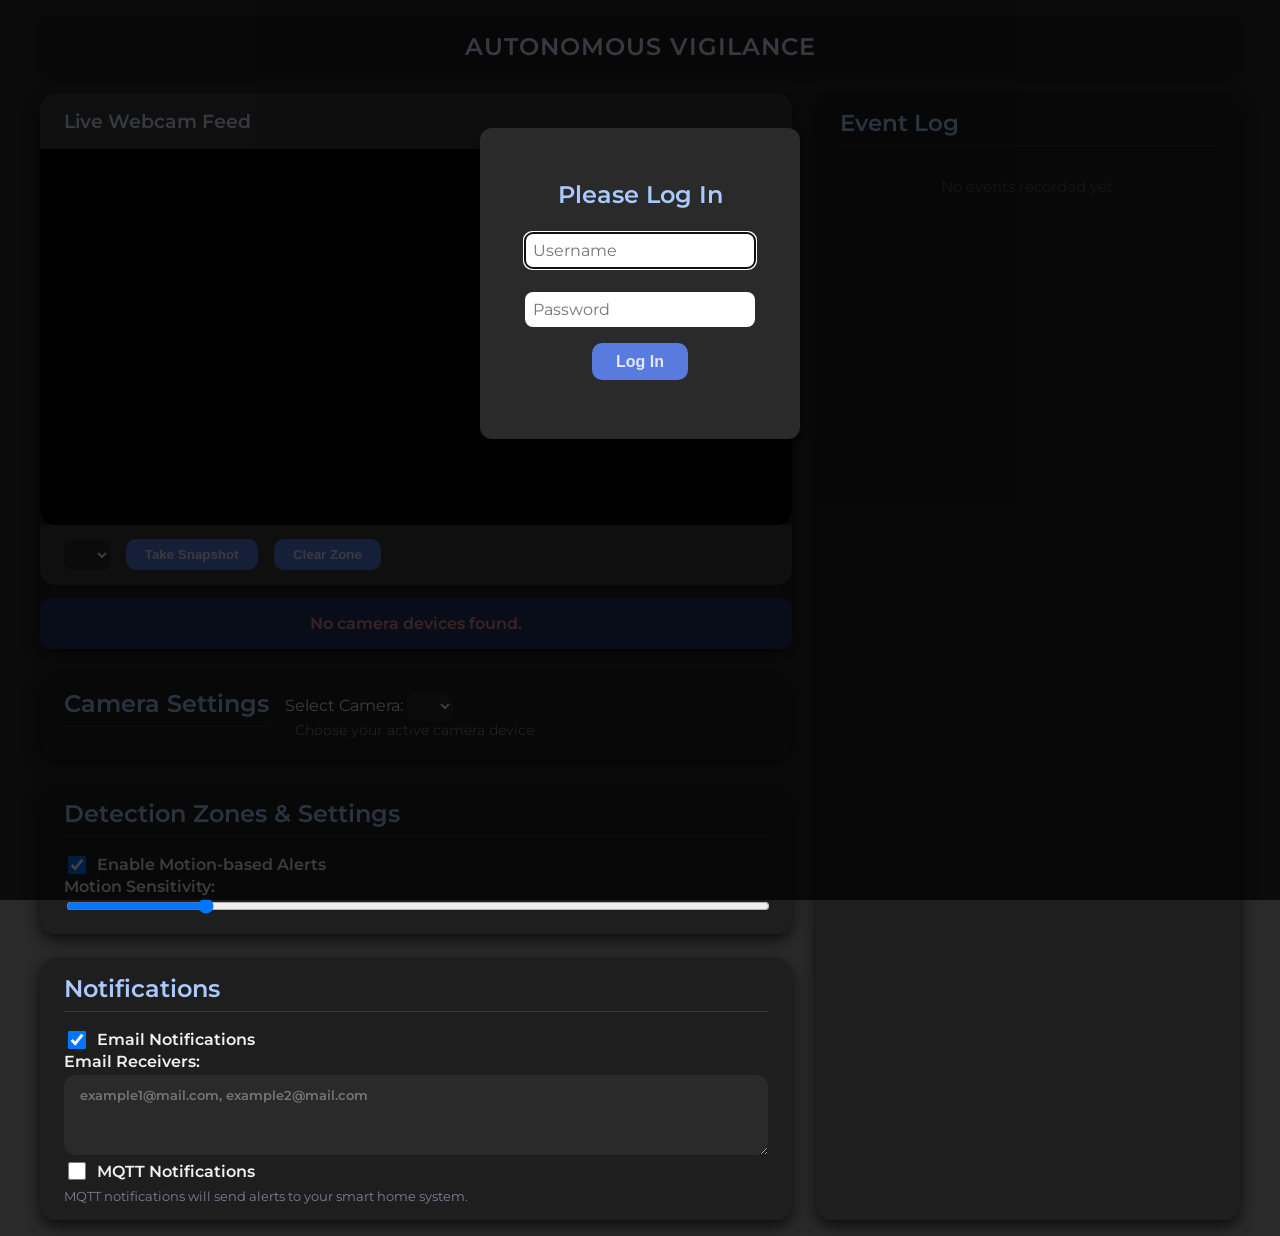
<file: Autonomous_Vigilance-main/Autonomous Vigilance - Prototype 0.html>
<!DOCTYPE html>
<html lang="en">
<head>
<meta charset="UTF-8" />
<meta name="viewport" content="width=device-width, initial-scale=1" />
<title>Autonomous Vigilance Dashboard</title>
<style>
  @import url('https://fonts.googleapis.com/css2?family=Montserrat:wght@300;600&display=swap');

  * {
    box-sizing: border-box;
  }

  body {
    margin: 0;
    font-family: 'Montserrat', sans-serif;
    background: #2a2a2a;
    color: #f1f1f1;
    min-height: 100vh;
    display: flex;
    flex-direction: column;
    align-items: center;
    padding: 1rem;
  }

  header {
    width: 100%;
    max-width: 1200px;
    background: #1e1e1e;
    padding: 1rem 1.5rem;
    box-shadow: 0 3px 6px rgba(0,0,0,0.3);
    font-weight: 600;
    font-size: 1.5rem;
    letter-spacing: 1px;
    color: #d6e3ff;
    text-align: center;
    user-select: none;
    border-radius: 12px;
    margin-bottom: 1rem;
  }

  #container {
    width: 100%;
    max-width: 1200px;
    display: flex;
    gap: 1.5rem;
  }

  /* Left side: video and settings stacked vertically */
  #leftPanel {
    flex: 2;
    display: flex;
    flex-direction: column;
    gap: 1.5rem;
  }

  /* Video Section */
  #videoSection {
    background: #1e1e1e;
    border-radius: 16px;
    box-shadow: 0 6px 15px rgba(0,0,0,0.7);
    padding: 0;
    position: relative;
    user-select: none;
  }

  #videoHeader {
    background: #3a3a3a;
    padding: 1rem 1.5rem;
    font-weight: 600;
    font-size: 1.2rem;
    color: #d6e3ff;
    border-top-left-radius: 16px;
    border-top-right-radius: 16px;
  }

  video {
    display: block;
    width: 100%;
    height: auto;
    background: black;
    border-bottom-left-radius: 16px;
    border-bottom-right-radius: 16px;
  }

  #overlayCanvas {
    position: absolute;
    top: 40px; /* height of videoHeader */
    left: 0;
    width: 100%;
    height: auto;
    z-index: 2;
    cursor: crosshair;
    user-select: none;
    border-bottom-left-radius: 16px;
    border-bottom-right-radius: 16px;
  }

  #controls {
    background: #3a3a3a;
    padding: 0.9rem 1.5rem;
    display: flex;
    justify-content: flex-start;
    align-items: center;
    gap: 1rem;
    color: #a9c9ff;
    border-bottom-left-radius: 16px;
    border-bottom-right-radius: 16px;
  }

  select, option {
    background: #2a2a2a;
    border: none;
    border-radius: 8px;
    padding: 0.4rem 0.8rem;
    color: #f1f1f1;
    font-weight: 600;
  }

  button {
    background: #597adf;
    border: none;
    border-radius: 10px;
    padding: 0.5rem 1.2rem;
    color: #e1e8ff;
    font-weight: 600;
    cursor: pointer;
    transition: background 0.3s ease;
    user-select: none;
  }

  button:hover {
    background: #3a5199;
  }

  #alerts {
    margin-top: 0.8rem;
    padding: 1rem 1.5rem;
    background: #213565;
    border-radius: 12px;
    font-weight: 600;
    color: #ef8c8c;
    user-select: none;
    text-align: center;
  }

  /* Settings sections stacked vertically */
  section.settingsSection {
    background: #1e1e1e;
    border-radius: 16px;
    box-shadow: 0 6px 15px rgba(0,0,0,0.7);
    padding: 1rem 1.5rem;
    user-select: none;
  }

  section.settingsSection h2 {
    margin-top: 0;
    margin-bottom: 1rem;
    font-weight: 600;
    color: #a9c9ff;
    border-bottom: 1px solid #3a3a3a;
    padding-bottom: 0.5rem;
  }

  /* Camera Settings */
  #cameraSettings {
    display: flex;
    align-items: center;
    gap: 1rem;
  }

  /* Detection Zones */
  #detectionZones label {
    display: flex;
    align-items: center;
    gap: 0.5rem;
    font-weight: 600;
    cursor: pointer;
  }

  #detectionZones input[type="checkbox"] {
    width: 18px;
    height: 18px;
  }

  #detectionZones input[type="range"] {
    width: 100%;
  }

  /* Notifications */
  #notifications label {
    display: flex;
    align-items: center;
    gap: 0.5rem;
    font-weight: 600;
    cursor: pointer;
  }

  #notifications input[type="checkbox"] {
    width: 18px;
    height: 18px;
  }

  #notifications textarea {
    background: #2a2a2a;
    border: none;
    border-radius: 12px;
    padding: 0.75rem 1rem;
    font-weight: 600;
    font-family: 'Montserrat', sans-serif;
    resize: vertical;
    min-height: 80px;
    color: #f1f1f1;
    width: 100%;
    margin-top: 0.3rem;
  }

  #notifications small.description {
    color: #7d7d9a;
    margin-top: 0.3rem;
    display: block;
  }

  /* Right Panel: Event Log */
  #eventLog {
    flex: 1;
    background: #1e1e1e;
    border-radius: 16px;
    box-shadow: 0 6px 15px rgba(0,0,0,0.7);
    padding: 1rem 1.5rem;
    font-size: 0.95rem;
    color: #adc6ff;
    display: flex;
    flex-direction: column;
  }

  #eventLog h2 {
    margin-top: 0;
    margin-bottom: 1rem;
    font-weight: 600;
    color: #a9c9ff;
    border-bottom: 1px solid #3a3a3a;
    padding-bottom: 0.5rem;
    user-select: none;
  }

  #events {
    flex: 1;
    overflow-y: auto;
  }

  .event-entry {
    padding: 0.3rem 0.5rem;
    border-bottom: 1px solid #2d4b8a;
    font-size: 0.9rem;
  }

  .event-timestamp {
    font-size: 0.75rem;
    color: #8ca3ff;
    margin-right: 0.8rem;
    user-select: text;
  }

  /* Scrollbar */
  #events::-webkit-scrollbar {
    width: 8px;
  }
  #events::-webkit-scrollbar-thumb {
    background-color: #4169e1;
    border-radius: 4px;
  }

  @media (max-width: 1100px) {
    #container {
      flex-direction: column;
      max-width: 600px;
    }
    #eventLog {
      width: 100%;
      margin-top: 1rem;
    }
  }
</style>
</head>
<body>
<!-- Login Page Code Start -->
<style>
  /* Modal overlay */
  #loginModal {
    display: block; /* Show by default */
    position: fixed;
    z-index: 9999;
    left: 0;
    top: 0;
    width: 100%;
    height: 100%;
    overflow: auto;
    background-color: rgba(0,0,0,0.75);
    font-family: 'Montserrat', sans-serif;
  }
  /* Modal content box */
  #loginModalContent {
    background-color: #2a2a2a;
    margin: 10% auto;
    padding: 2rem;
    border-radius: 12px;
    width: 320px;
    box-shadow: 0 6px 15px rgba(0,0,0,0.7);
    color: #f1f1f1;
    text-align: center;
  }
  #loginModalContent h2 {
    margin-bottom: 1rem;
    font-weight: 600;
    color: #a9c9ff;
  }
  #loginModalContent input[type="text"],
  #loginModalContent input[type="password"] {
    width: 90%;
    padding: 0.5rem;
    margin: 0.5rem 0 1rem 0;
    border: none;
    border-radius: 8px;
    font-size: 1rem;
    font-family: 'Montserrat', sans-serif;
  }
  #loginModalContent button {
    background: #597adf;
    border: none;
    border-radius: 10px;
    padding: 0.6rem 1.5rem;
    color: #e1e8ff;
    font-weight: 600;
    cursor: pointer;
    font-size: 1rem;
    transition: background 0.3s ease;
  }
  #loginModalContent button:hover {
    background: #3a5199;
  }
  #loginError {
    color: #ef8c8c;
    font-weight: 600;
    margin-top: 0.5rem;
    min-height: 1.2rem;
  }
</style>
<div id="loginModal" role="dialog" aria-modal="true" aria-labelledby="loginTitle">
  <div id="loginModalContent">
    <h2 id="loginTitle">Please Log In</h2>
    <input type="text" id="loginUsername" placeholder="Username" aria-label="Username" autocomplete="username" />
    <input type="password" id="loginPassword" placeholder="Password" aria-label="Password" autocomplete="current-password" />
    <button id="loginSubmitBtn" aria-label="Submit Login">Log In</button>
    <div id="loginError" aria-live="assertive"></div>
  </div>
</div>
<script>
  (function() {
    const modal = document.getElementById('loginModal');
    const usernameInput = document.getElementById('loginUsername');
    const passwordInput = document.getElementById('loginPassword');
    const submitBtn = document.getElementById('loginSubmitBtn');
    const errorDiv = document.getElementById('loginError');

    function validateLogin() {
      const username = usernameInput.value.trim();
      const password = passwordInput.value;
      if (username === 'admin' && password === 'secret') {
        modal.style.display = 'none';
        errorDiv.textContent = '';
      } else {
        errorDiv.textContent = 'Invalid username or password.';
      }
    }

    submitBtn.addEventListener('click', validateLogin);

    // Allow Enter key to submit login
    [usernameInput, passwordInput].forEach(input => {
      input.addEventListener('keydown', function(e) {
        if (e.key === 'Enter') {
          validateLogin();
        }
      });
    });

    // Focus username input on load
    window.addEventListener('load', () => {
      usernameInput.focus();
    });
  })();
</script>
<!-- Login Page Code End -->

<header>
  AUTONOMOUS VIGILANCE
</header>

<div id="container">
  <div id="leftPanel">
    <!-- Webcam video section -->
    <section id="videoSection" aria-label="Live Webcam Feed Section">
      <div id="videoHeader">Live Webcam Feed</div>
      <video id="webcamVideo" autoplay muted playsinline></video>
      <canvas id="overlayCanvas"></canvas>
      <div id="controls">
        <select id="cameraSelect" aria-label="Select Camera" title="Select Camera"></select>
        <button id="snapshotBtn" aria-label="Take Snapshot" title="Take Snapshot">Take Snapshot</button>
        <button id="clearZoneBtn" aria-label="Clear Detection Zone" title="Clear Detection Zone">Clear Zone</button>
      </div>
      <div id="alerts" aria-live="assertive" aria-atomic="true" aria-relevant="all"></div>
    </section>

    <!-- Camera Settings -->
    <section id="cameraSettings" class="settingsSection" aria-label="Camera Settings">
      <h2>Camera Settings</h2>
      <div id="cameraSettingsControls">
        <label for="cameraSelect">Select Camera:</label>
        <select id="cameraSelectSettings" aria-describedby="cameraSelectDesc"></select>
        <div id="cameraSelectDesc" style="font-size:0.9rem; color:#7d7d9a; margin-left:10px;">Choose your active camera device</div>
      </div>
    </section>

    <!-- Detection Zones -->
    <section id="detectionZones" class="settingsSection" aria-label="Detection Zones and Settings">
      <h2>Detection Zones & Settings</h2>
      <label title="Enable or disable Motion Detection Alerts">
        <input type="checkbox" id="motionEnable" checked /> Enable Motion-based Alerts
      </label>
      <label for="sensitivity" title="Adjust motion detection sensitivity">
        Motion Sensitivity:
      </label>
      <input type="range" id="sensitivity" min="1" max="100" value="20" aria-valuemin="1" aria-valuemax="100" aria-valuenow="20" />
    </section>

    <!-- Notifications -->
    <section id="notifications" class="settingsSection" aria-label="Notification Settings">
      <h2>Notifications</h2>
      <label title="Toggle email notifications">
        <input type="checkbox" id="emailToggle" checked /> Email Notifications
      </label>
      <label for="emailReceivers" title="Comma separated list of email recipients">
        Email Receivers:
      </label>
      <textarea id="emailReceivers" placeholder="example1@mail.com, example2@mail.com"></textarea>

      <label title="Toggle MQTT notifications">
        <input type="checkbox" id="mqttToggle" /> MQTT Notifications
      </label>
      <small class="description">
        MQTT notifications will send alerts to your smart home system.
      </small>
    </section>
  </div>

  <!-- Event Log Panel -->
  <section id="eventLog" aria-label="Event Log">
    <h2>Event Log</h2>
    <div id="events">
      <p style="text-align:center; color:#555;">No events recorded yet.</p>
    </div>
  </section>
</div>

<script>
  (() => {
    'use strict';

    const video = document.getElementById('webcamVideo');
    const controlsCameraSelect = document.getElementById('cameraSelect');
    const cameraSelectSettings = document.getElementById('cameraSelectSettings');
    const snapshotBtn = document.getElementById('snapshotBtn');
    const clearZoneBtn = document.getElementById('clearZoneBtn');
    const alerts = document.getElementById('alerts');
    const overlayCanvas = document.getElementById('overlayCanvas');
    const overlayCtx = overlayCanvas.getContext('2d');
    const eventsDiv = document.getElementById('events');

    // Settings inputs
    const motionEnable = document.getElementById('motionEnable');
    const sensitivity = document.getElementById('sensitivity');
    const emailToggle = document.getElementById('emailToggle');
    const emailReceivers = document.getElementById('emailReceivers');
    const mqttToggle = document.getElementById('mqttToggle');

    // Sync camera selects
    function syncCameraSelects(selectedId = null) {
      if (selectedId === null) selectedId = controlsCameraSelect.value;
      controlsCameraSelect.value = selectedId;
      cameraSelectSettings.value = selectedId;
    }

    // Video and detection variables
    let currentStream = null;
    let motionThreshold = 20;
    let motionCooldown = false;
    let motionCooldownTimeout = 3000;

    let detectionZone = null;
    let isDrawing = false;
    let drawStartX = 0;
    let drawStartY = 0;

    let videoWidth = 0;
    let videoHeight = 0;

    let motionDetectionStarted = false;
    let lastFrameData = null;
    let canvas1, canvas2, ctx1, ctx2;

    // Notifications helper
    function addEvent(message) {
      if (eventsDiv.querySelector('p')) {
        eventsDiv.innerHTML = '';
      }
      const eventTime = new Date().toLocaleTimeString();
      const div = document.createElement('div');
      div.className = 'event-entry';
      div.innerHTML = `<span class="event-timestamp">[${eventTime}]</span>${message}`;
      eventsDiv.insertBefore(div, eventsDiv.firstChild);
      while (eventsDiv.childNodes.length > 50) {
        eventsDiv.removeChild(eventsDiv.lastChild);
      }
    }

    // Initialize cameras
    async function initCameraDevices() {
      try {
        const devices = await navigator.mediaDevices.enumerateDevices();
        const videoDevices = devices.filter(d => d.kind === 'videoinput');
        controlsCameraSelect.innerHTML = '';
        cameraSelectSettings.innerHTML = '';
        videoDevices.forEach((device, i) => {
          const opt1 = document.createElement('option');
          opt1.value = device.deviceId;
          opt1.textContent = device.label || `Camera ${i + 1}`;
          controlsCameraSelect.appendChild(opt1);

          const opt2 = document.createElement('option');
          opt2.value = device.deviceId;
          opt2.textContent = device.label || `Camera ${i + 1}`;
          cameraSelectSettings.appendChild(opt2);
        });
        if (videoDevices.length > 0) {
          syncCameraSelects(videoDevices[0].deviceId);
          startWebcam(videoDevices[0].deviceId);
          addEvent(`${videoDevices.length} cameras loaded.`);
        } else {
          alerts.textContent = 'No camera devices found.';
        }
      } catch (error) {
        console.error(error);
        alerts.textContent = 'Error accessing camera devices.';
      }
    }

    // Events on camera select changes
    controlsCameraSelect.addEventListener('change', e => {
      syncCameraSelects(e.target.value);
      startWebcam(e.target.value);
      addEvent(`Camera changed to: ${e.target.selectedOptions[0].textContent}`);
    });
    cameraSelectSettings.addEventListener('change', e => {
      syncCameraSelects(e.target.value);
      startWebcam(e.target.value);
      addEvent(`Camera changed to: ${e.target.selectedOptions[0].textContent}`);
    });

    // Start webcam feed
    async function startWebcam(deviceId = null) {
      stopCurrentStream();
      try {
        const constraints = {
          video: deviceId ? { deviceId: { exact: deviceId } } : true,
          audio: false,
        };
        currentStream = await navigator.mediaDevices.getUserMedia(constraints);
        video.srcObject = currentStream;

        video.onloadedmetadata = () => {
          videoWidth = video.videoWidth;
          videoHeight = video.videoHeight;
          resizeOverlayCanvas();
          clearDetectionZone();
        };

        if (!motionDetectionStarted) {
          startMotionDetection();
        }
      } catch (err) {
        console.error(err);
        alerts.textContent = 'Unable to access webcam.';
      }
    }

    function stopCurrentStream() {
      if (currentStream) {
        currentStream.getTracks().forEach(track => track.stop());
        currentStream = null;
      }
    }

    // Resize overlay canvas to video displayed size
    function resizeOverlayCanvas() {
      if (videoWidth === 0) return;
      const rect = video.getBoundingClientRect();
      overlayCanvas.width = rect.width;
      overlayCanvas.height = rect.height;
      overlayCanvas.style.top = video.offsetTop + 'px';
      overlayCanvas.style.left = video.offsetLeft + 'px';
      drawDetectionZone();
    }

    window.addEventListener('resize', () => {
      if (videoWidth && videoHeight) {
        resizeOverlayCanvas();
      }
    });

    // Get mouse position on overlay canvas
    function getMousePos(canvas, evt) {
      const rect = canvas.getBoundingClientRect();
      return {
        x: evt.clientX - rect.left,
        y: evt.clientY - rect.top
      };
    }

    // Detection zone drawing events
    overlayCanvas.addEventListener('mousedown', (evt) => {
      isDrawing = true;
      const pos = getMousePos(overlayCanvas, evt);
      drawStartX = pos.x;
      drawStartY = pos.y;
      detectionZone = null;
      drawDetectionZone();
    });

    overlayCanvas.addEventListener('mousemove', (evt) => {
      if (!isDrawing) return;
      const pos = getMousePos(overlayCanvas, evt);
      const x = Math.min(drawStartX, pos.x);
      const y = Math.min(drawStartY, pos.y);
      const width = Math.abs(pos.x - drawStartX);
      const height = Math.abs(pos.y - drawStartY);
      detectionZone = { x, y, width, height };
      drawDetectionZone();
    });

    overlayCanvas.addEventListener('mouseup', () => {
      if (!isDrawing) return;
      isDrawing = false;
      if (detectionZone && detectionZone.width < 10 && detectionZone.height < 10) {
        detectionZone = null;
      }
      drawDetectionZone();
    });

    overlayCanvas.addEventListener('mouseout', () => {
      if (!isDrawing) return;
      isDrawing = false;
      drawDetectionZone();
    });

    function drawDetectionZone() {
      overlayCtx.clearRect(0, 0, overlayCanvas.width, overlayCanvas.height);
      if (!detectionZone) return;
      overlayCtx.strokeStyle = 'rgba(255, 69, 0, 0.9)';
      overlayCtx.lineWidth = 3;
      overlayCtx.fillStyle = 'rgba(255, 69, 0, 0.2)';
      overlayCtx.setLineDash([8, 8]);
      overlayCtx.strokeRect(detectionZone.x, detectionZone.y, detectionZone.width, detectionZone.height);
      overlayCtx.fillRect(detectionZone.x, detectionZone.y, detectionZone.width, detectionZone.height);
      overlayCtx.setLineDash([]);
    }

    clearZoneBtn.addEventListener('click', () => {
      detectionZone = null;
      drawDetectionZone();
      addEvent('Detection zone cleared. Motion detection applies to full video frame.');
    });

    // Take snapshot
    snapshotBtn.addEventListener('click', () => {
      if (!currentStream) return;
      const canvas = document.createElement('canvas');
      canvas.width = video.videoWidth;
      canvas.height = video.videoHeight;
      const ctx = canvas.getContext('2d');
      ctx.drawImage(video, 0, 0, canvas.width, canvas.height);
      const imgUrl = canvas.toDataURL('image/png');

      const a = document.createElement('a');
      a.href = imgUrl;
      a.download = `snapshot_${new Date().toISOString().replace(/[:.]/g, '-')}.png`;
      document.body.appendChild(a);
      a.click();
      document.body.removeChild(a);

      addEvent(`Snapshot taken at ${new Date().toLocaleTimeString()}`);
    });

    // Motion detection logic
    function startMotionDetection() {
      canvas1 = document.createElement('canvas');
      canvas2 = document.createElement('canvas');
      ctx1 = canvas1.getContext('2d');
      ctx2 = canvas2.getContext('2d');

      motionDetectionStarted = true;
      requestAnimationFrame(motionLoop);
    }

    function motionLoop() {
      if (!currentStream) {
        requestAnimationFrame(motionLoop);
        return;
      }
      const width = video.videoWidth;
      const height = video.videoHeight;
      if (width === 0 || height === 0) {
        requestAnimationFrame(motionLoop);
        return;
      }
      canvas1.width = width;
      canvas1.height = height;
      canvas2.width = width;
      canvas2.height = height;

      ctx1.drawImage(video, 0, 0, width, height);
      const currentFrame = ctx1.getImageData(0, 0, width, height);

      if (lastFrameData) {
        ctx2.putImageData(lastFrameData, 0, 0);
        const prevFrame = lastFrameData;
        let diff = 0;

        let scaleX = width / overlayCanvas.width;
        let scaleY = height / overlayCanvas.height;

        let checkX = 0, checkY = 0, checkWidth = width, checkHeight = height;

        if (detectionZone) {
          checkX = Math.floor(detectionZone.x * scaleX);
          checkY = Math.floor(detectionZone.y * scaleY);
          checkWidth = Math.floor(detectionZone.width * scaleX);
          checkHeight = Math.floor(detectionZone.height * scaleY);

          checkX = Math.max(0, Math.min(checkX, width-1));
          checkY = Math.max(0, Math.min(checkY, height-1));
          if (checkX + checkWidth > width) checkWidth = width - checkX;
          if (checkY + checkHeight > height) checkHeight = height - checkY;
        }

        for (let y = checkY; y < checkY + checkHeight; y++) {
          let rowIndex = y * width * 4;
          for (let x = checkX; x < checkX + checkWidth; x++) {
            const idx = rowIndex + x * 4;
            const rDiff = Math.abs(currentFrame.data[idx] - prevFrame.data[idx]);
            const gDiff = Math.abs(currentFrame.data[idx + 1] - prevFrame.data[idx + 1]);
            const bDiff = Math.abs(currentFrame.data[idx + 2] - prevFrame.data[idx + 2]);
            diff += rDiff + gDiff + bDiff;
            if (diff > motionThreshold * checkWidth * checkHeight) {
              if (!motionCooldown) {
                onMotionDetected();
                motionCooldown = true;
                setTimeout(() => motionCooldown = false, motionCooldownTimeout);
              }
              y = checkY + checkHeight;
              break;
            }
          }
        }
      }

      lastFrameData = currentFrame;
      requestAnimationFrame(motionLoop);
    }

    function onMotionDetected() {
      if (!motionEnable.checked) return;
      alerts.textContent = '⚠️ Motion Detected!';
      addEvent(`Motion detected at ${new Date().toLocaleTimeString()}`);
      setTimeout(() => { alerts.textContent = ''; }, 4000);
    }

    window.onload = () => {
      initCameraDevices();
    };
  })();
</script>
</body>
</html>
</file>
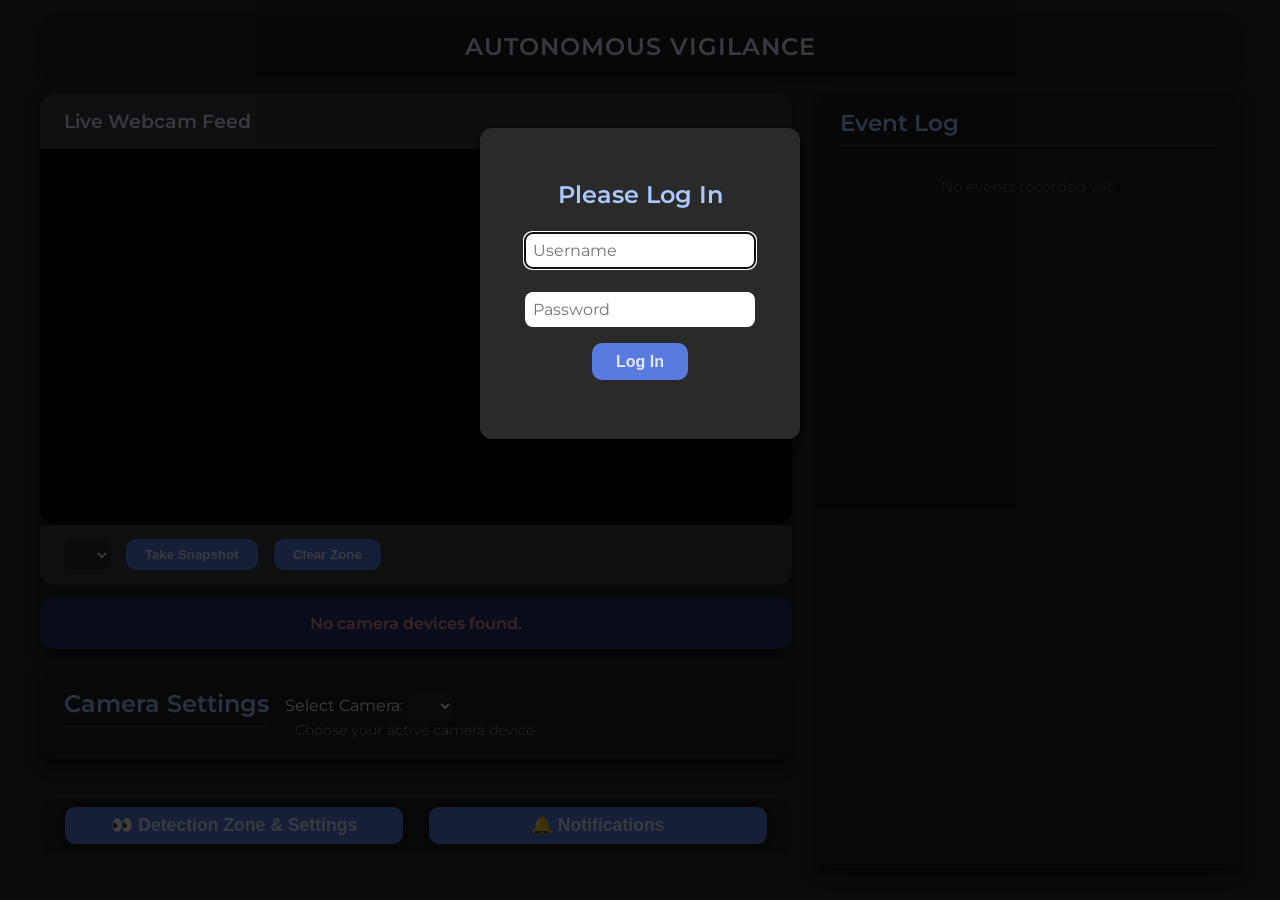
<file: Autonomous_Vigilance-main/Autonomous Vigilance - Prototype 1.html>
<!DOCTYPE html>
<html lang="en">
<head>
<meta charset="UTF-8" />
<meta name="viewport" content="width=device-width, initial-scale=1" />
<title>Autonomous Vigilance Dashboard</title>
<style>
  @import url('https://fonts.googleapis.com/css2?family=Montserrat:wght@300;600&display=swap');

  * {
    box-sizing: border-box;
  }

  body {
    margin: 0;
    font-family: 'Montserrat', sans-serif;
    background: #2a2a2a;
    color: #f1f1f1;
    min-height: 100vh;
    display: flex;
    flex-direction: column;
    align-items: center;
    padding: 1rem;
  }

  header {
    width: 100%;
    max-width: 1200px;
    background: #1e1e1e;
    padding: 1rem 1.5rem;
    box-shadow: 0 3px 6px rgba(0,0,0,0.3);
    font-weight: 600;
    font-size: 1.5rem;
    letter-spacing: 1px;
    color: #d6e3ff;
    text-align: center;
    user-select: none;
    border-radius: 12px;
    margin-bottom: 1rem;
  }

  #container {
    width: 100%;
    max-width: 1200px;
    display: flex;
    gap: 1.5rem;
  }

  /* Left side: video and settings stacked vertically */
  #leftPanel {
    flex: 2;
    display: flex;
    flex-direction: column;
    gap: 1.5rem;
  }

  /* Video Section */
  #videoSection {
    background: #1e1e1e;
    border-radius: 16px;
    box-shadow: 0 6px 15px rgba(0,0,0,0.7);
    padding: 0;
    position: relative;
    user-select: none;
  }

  #videoHeader {
    background: #3a3a3a;
    padding: 1rem 1.5rem;
    font-weight: 600;
    font-size: 1.2rem;
    color: #d6e3ff;
    border-top-left-radius: 16px;
    border-top-right-radius: 16px;
  }

  video {
    display: block;
    width: 100%;
    height: auto;
    background: black;
    border-bottom-left-radius: 16px;
    border-bottom-right-radius: 16px;
  }

  #overlayCanvas {
    position: absolute;
    top: 40px; /* height of videoHeader */
    left: 0;
    width: 100%;
    height: auto;
    z-index: 2;
    cursor: crosshair;
    user-select: none;
    border-bottom-left-radius: 16px;
    border-bottom-right-radius: 16px;
  }

  #controls {
    background: #3a3a3a;
    padding: 0.9rem 1.5rem;
    display: flex;
    justify-content: flex-start;
    align-items: center;
    gap: 1rem;
    color: #a9c9ff;
    border-bottom-left-radius: 16px;
    border-bottom-right-radius: 16px;
  }

  select, option {
    background: #2a2a2a;
    border: none;
    border-radius: 8px;
    padding: 0.4rem 0.8rem;
    color: #f1f1f1;
    font-weight: 600;
  }

  button {
    background: #597adf;
    border: none;
    border-radius: 10px;
    padding: 0.5rem 1.2rem;
    color: #e1e8ff;
    font-weight: 600;
    cursor: pointer;
    transition: background 0.3s ease;
    user-select: none;
  }

  button:hover {
    background: #3a5199;
  }

  #alerts {
    margin-top: 0.8rem;
    padding: 1rem 1.5rem;
    background: #213565;
    border-radius: 12px;
    font-weight: 600;
    color: #ef8c8c;
    user-select: none;
    text-align: center;
  }

  /* Settings sections stacked vertically */
  section.settingsSection {
    background: #1e1e1e;
    border-radius: 16px;
    box-shadow: 0 6px 15px rgba(0,0,0,0.7);
    padding: 1rem 1.5rem;
    user-select: none;
  }

  /* Tab Bar Styles */
  #settingsTabs {
    background: #1e1e1e;
    border-radius: 12px;
    box-shadow: 0 4px 12px rgba(0,0,0,0.8);
    padding: 0.3rem 0.5rem;
    user-select: none;
  }

  #settingsTabs .tabButton {
    background: transparent;
    border: none;
    color: #a9c9ff;
    font-weight: 600;
    padding: 0.6rem 1.2rem;
    border-radius: 10px;
    cursor: pointer;
    transition: background-color 0.3s ease, color 0.3s ease;
    font-size: 1rem;
  }

  #settingsTabs .tabButton:hover {
    background-color: #3a5199;
    color: #e1e8ff;
  }

  #settingsTabs .tabButton.active {
    background-color: #597adf;
    color: #e1e8ff;
    box-shadow: 0 0 8px #597adf;
  }

  section.settingsSection h2 {
    margin-top: 0;
    margin-bottom: 1rem;
    font-weight: 600;
    color: #a9c9ff;
    border-bottom: 1px solid #3a3a3a;
    padding-bottom: 0.5rem;
  }

  /* Camera Settings */
  #cameraSettings {
    display: flex;
    align-items: center;
    gap: 1rem;
  }

  /* Detection Zones */
  #detectionZones label {
    display: flex;
    align-items: center;
    gap: 0.5rem;
    font-weight: 600;
    cursor: pointer;
  }

  #detectionZones input[type="checkbox"] {
    width: 18px;
    height: 18px;
  }

  #detectionZones input[type="range"] {
    width: 100%;
  }

  /* Notifications */
  #notifications label {
    display: flex;
    align-items: center;
    gap: 0.5rem;
    font-weight: 600;
    cursor: pointer;
  }

  #notifications input[type="checkbox"] {
    width: 18px;
    height: 18px;
  }

  #notifications textarea {
    background: #2a2a2a;
    border: none;
    border-radius: 12px;
    padding: 0.75rem 1rem;
    font-weight: 600;
    font-family: 'Montserrat', sans-serif;
    resize: vertical;
    min-height: 80px;
    color: #f1f1f1;
    width: 100%;
    margin-top: 0.3rem;
  }

  #notifications small.description {
    color: #7d7d9a;
    margin-top: 0.3rem;
    display: block;
  }

  /* Right Panel: Event Log */
  #eventLog {
    flex: 1;
    background: #1e1e1e;
    border-radius: 16px;
    box-shadow: 0 6px 15px rgba(0,0,0,0.7);
    padding: 1rem 1.5rem;
    font-size: 0.95rem;
    color: #adc6ff;
    display: flex;
    flex-direction: column;
  }

  #eventLog h2 {
    margin-top: 0;
    margin-bottom: 1rem;
    font-weight: 600;
    color: #a9c9ff;
    border-bottom: 1px solid #3a3a3a;
    padding-bottom: 0.5rem;
    user-select: none;
  }

  #events {
    flex: 1;
    overflow-y: auto;
  }

  .event-entry {
    padding: 0.3rem 0.5rem;
    border-bottom: 1px solid #2d4b8a;
    font-size: 0.9rem;
  }

  .event-timestamp {
    font-size: 0.75rem;
    color: #8ca3ff;
    margin-right: 0.8rem;
    user-select: text;
  }

  /* Scrollbar */
  #events::-webkit-scrollbar {
    width: 8px;
  }
  #events::-webkit-scrollbar-thumb {
    background-color: #4169e1;
    border-radius: 4px;
  }

  @media (max-width: 1100px) {
    #container {
      flex-direction: column;
      max-width: 600px;
    }
    #eventLog {
      width: 100%;
      margin-top: 1rem;
    }
  }

  /* Visual Design Enhancements */
  #subSettingsBar button {
    display: flex;
    align-items: center;
    justify-content: center;
    gap: 0.5rem;
    font-size: 1.1rem;
    transition: background-color 0.3s ease, box-shadow 0.3s ease;
    box-shadow: 0 2px 6px rgba(0,0,0,0.3);
  }

  #subSettingsBar button.active {
    background-color: #4a63c8;
    box-shadow: 0 0 12px #4a63c8;
  }

  #subSettingsBar button:hover {
    background-color: #3a4a99;
  }

  /* Add smooth fade-in/out for sections */
  section.settingsSection {
    transition: opacity 0.4s ease, max-height 0.4s ease;
    overflow: hidden;
  }

  section.settingsSection[style*="display: none"] {
    opacity: 0;
    max-height: 0;
    padding: 0 1.5rem;
  }

  section.settingsSection[style*="display: block"] {
    opacity: 1;
    max-height: 1000px; /* large enough to show content */
    padding: 1rem 1.5rem;
  }

  /* Usability Improvements */
  #subSettingsBar button[title] {
    position: relative;
  }

  #subSettingsBar button[title]:hover::after {
    content: attr(title);
    position: absolute;
    bottom: 125%;
    left: 50%;
    transform: translateX(-50%);
    background-color: #597adf;
    color: white;
    padding: 0.3rem 0.6rem;
    border-radius: 6px;
    white-space: nowrap;
    font-size: 0.85rem;
    box-shadow: 0 2px 6px rgba(0,0,0,0.4);
    pointer-events: none;
    opacity: 0.9;
    z-index: 10;
  }

  /* Responsive improvements */
  @media (max-width: 600px) {
    #subSettingsBar {
      flex-direction: column;
      gap: 0.5rem;
    }
    #subSettingsBar button {
      width: 100% !important;
      font-size: 1rem;
    }
  }
</style>
</head>
<body>
<!-- Login Page Code Start -->
<style>
  /* Modal overlay */
  #loginModal {
    display: block; /* Show by default */
    position: fixed;
    z-index: 9999;
    left: 0;
    top: 0;
    width: 100%;
    height: 100%;
    overflow: auto;
    background-color: rgba(0,0,0,0.75);
    font-family: 'Montserrat', sans-serif;
  }
  /* Modal content box */
  #loginModalContent {
    background-color: #2a2a2a;
    margin: 10% auto;
    padding: 2rem;
    border-radius: 12px;
    width: 320px;
    box-shadow: 0 6px 15px rgba(0,0,0,0.7);
    color: #f1f1f1;
    text-align: center;
  }
  #loginModalContent h2 {
    margin-bottom: 1rem;
    font-weight: 600;
    color: #a9c9ff;
  }
  #loginModalContent input[type="text"],
  #loginModalContent input[type="password"] {
    width: 90%;
    padding: 0.5rem;
    margin: 0.5rem 0 1rem 0;
    border: none;
    border-radius: 8px;
    font-size: 1rem;
    font-family: 'Montserrat', sans-serif;
  }
  #loginModalContent button {
    background: #597adf;
    border: none;
    border-radius: 10px;
    padding: 0.6rem 1.5rem;
    color: #e1e8ff;
    font-weight: 600;
    cursor: pointer;
    font-size: 1rem;
    transition: background 0.3s ease;
  }
  #loginModalContent button:hover {
    background: #3a5199;
  }
  #loginError {
    color: #ef8c8c;
    font-weight: 600;
    margin-top: 0.5rem;
    min-height: 1.2rem;
  }
</style>
<div id="loginModal" role="dialog" aria-modal="true" aria-labelledby="loginTitle">
  <div id="loginModalContent">
    <h2 id="loginTitle">Please Log In</h2>
    <input type="text" id="loginUsername" placeholder="Username" aria-label="Username" autocomplete="username" />
    <input type="password" id="loginPassword" placeholder="Password" aria-label="Password" autocomplete="current-password" />
    <button id="loginSubmitBtn" aria-label="Submit Login">Log In</button>
    <div id="loginError" aria-live="assertive"></div>
  </div>
</div>
<script>
  (function() {
    const modal = document.getElementById('loginModal');
    const usernameInput = document.getElementById('loginUsername');
    const passwordInput = document.getElementById('loginPassword');
    const submitBtn = document.getElementById('loginSubmitBtn');
    const errorDiv = document.getElementById('loginError');

    function validateLogin() {
      const username = usernameInput.value.trim();
      const password = passwordInput.value;
      if (username === 'admin' && password === 'secret') {
        modal.style.display = 'none';
        errorDiv.textContent = '';
      } else {
        errorDiv.textContent = 'Invalid username or password.';
      }
    }

    submitBtn.addEventListener('click', validateLogin);

    // Allow Enter key to submit login
    [usernameInput, passwordInput].forEach(input => {
      input.addEventListener('keydown', function(e) {
        if (e.key === 'Enter') {
          validateLogin();
        }
      });
    });

    // Focus username input on load
    window.addEventListener('load', () => {
      usernameInput.focus();
    });
  })();
</script>
<!-- Login Page Code End -->

<header>
  AUTONOMOUS VIGILANCE
</header>

<div id="container">
  <div id="leftPanel">
    <!-- Webcam video section -->
    <section id="videoSection" aria-label="Live Webcam Feed Section">
      <div id="videoHeader">Live Webcam Feed</div>
      <video id="webcamVideo" autoplay muted playsinline></video>
      <canvas id="overlayCanvas"></canvas>
      <div id="controls">
        <select id="cameraSelect" aria-label="Select Camera" title="Select Camera"></select>
        <button id="snapshotBtn" aria-label="Take Snapshot" title="Take Snapshot">Take Snapshot</button>
        <button id="clearZoneBtn" aria-label="Clear Detection Zone" title="Clear Detection Zone">Clear Zone</button>
      </div>
      <div id="alerts" aria-live="assertive" aria-atomic="true" aria-relevant="all"></div>
    </section>

    <!-- Tab Bar for Settings -->
    <!-- Removed tab bar to stack sections vertically -->
    <!-- <div id="settingsTabs" role="tablist" aria-label="Settings Tabs" style="display: flex; gap: 1rem; margin-bottom: 1rem;">
      <button role="tab" aria-selected="true" aria-controls="cameraSettings" id="tabCameraSettings" class="tabButton active">Camera Settings</button>
      <button role="tab" aria-selected="false" aria-controls="detectionZones" id="tabDetectionZones" class="tabButton">Detection Zone Settings</button>
      <button role="tab" aria-selected="false" aria-controls="notifications" id="tabNotifications" class="tabButton">Notifications</button>
    </div> -->

    <!-- Camera Settings -->
    <section id="cameraSettings" class="settingsSection tabPanel" aria-label="Camera Settings" role="tabpanel" aria-labelledby="tabCameraSettings" tabindex="0">
      <h2>Camera Settings</h2>
      <div id="cameraSettingsControls">
        <label for="cameraSelect">Select Camera:</label>
        <select id="cameraSelectSettings" aria-describedby="cameraSelectDesc"></select>
        <div id="cameraSelectDesc" style="font-size:0.9rem; color:#7d7d9a; margin-left:10px;">Choose your active camera device</div>
      </div>
    </section>

    <!-- New bar with two buttons under Camera Settings -->
  <div id="subSettingsBar" style="display: flex; justify-content: space-evenly; background: #1e1e1e; border-radius: 12px; padding: 0.5rem 0; margin: 1rem 0;">
    <button id="btnDetectionZones" title="Show or hide Detection Zones & Settings" style="background: #597adf; border: none; border-radius: 10px; padding: 0.5rem 1.5rem; color: #e1e8ff; font-weight: 600; cursor: pointer; width: 45%;">&#128064; Detection Zone & Settings</button>
    <button id="btnNotifications" title="Show or hide Notifications" style="background: #597adf; border: none; border-radius: 10px; padding: 0.5rem 1.5rem; color: #e1e8ff; font-weight: 600; cursor: pointer; width: 45%;">&#128276; Notifications</button>
  </div>

    <!-- Detection Zones -->
    <section id="detectionZones" class="settingsSection tabPanel" aria-label="Detection Zones and Settings" role="tabpanel" aria-labelledby="tabDetectionZones" tabindex="0" style="display:none;">
      <h2>Detection Zones & Settings</h2>
      <label title="Enable or disable Motion Detection Alerts">
        <input type="checkbox" id="motionEnable" checked /> Enable Motion-based Alerts
      </label>
      <label for="sensitivity" title="Adjust motion detection sensitivity">
        Motion Sensitivity:
      </label>
      <input type="range" id="sensitivity" min="1" max="100" value="20" aria-valuemin="1" aria-valuemax="100" aria-valuenow="20" />
    </section>

    <!-- Notifications -->
    <section id="notifications" class="settingsSection tabPanel" aria-label="Notification Settings" role="tabpanel" aria-labelledby="tabNotifications" tabindex="0" style="display:none;">
      <h2>Notifications</h2>
      <label title="Toggle email notifications">
        <input type="checkbox" id="emailToggle" checked /> Email Notifications
      </label>
      <label for="emailReceivers" title="Comma separated list of email recipients">
        Email Receivers:
      </label>
      <textarea id="emailReceivers" placeholder="example1@mail.com, example2@mail.com"></textarea>

      <label title="Toggle MQTT notifications">
        <input type="checkbox" id="mqttToggle" /> MQTT Notifications
      </label>
      <small class="description">
        MQTT notifications will send alerts to your smart home system.
      </small>
    </section>
  </div>

  <!-- Event Log Panel -->
  <section id="eventLog" aria-label="Event Log">
    <h2>Event Log</h2>
    <div id="events">
      <p style="text-align:center; color:#555;">No events recorded yet.</p>
    </div>
  </section>
</div>

<script>
  (() => {
    'use strict';

    const video = document.getElementById('webcamVideo');
    const controlsCameraSelect = document.getElementById('cameraSelect');
    const cameraSelectSettings = document.getElementById('cameraSelectSettings');
    const snapshotBtn = document.getElementById('snapshotBtn');
    const clearZoneBtn = document.getElementById('clearZoneBtn');
    const alerts = document.getElementById('alerts');
    const overlayCanvas = document.getElementById('overlayCanvas');
    const overlayCtx = overlayCanvas.getContext('2d');
    const eventsDiv = document.getElementById('events');

    // Settings inputs
    const motionEnable = document.getElementById('motionEnable');
    const sensitivity = document.getElementById('sensitivity');
    const emailToggle = document.getElementById('emailToggle');
    const emailReceivers = document.getElementById('emailReceivers');
    const mqttToggle = document.getElementById('mqttToggle');

    // Sync camera selects
    function syncCameraSelects(selectedId = null) {
      if (selectedId === null) selectedId = controlsCameraSelect.value;
      controlsCameraSelect.value = selectedId;
      cameraSelectSettings.value = selectedId;
    }

    // Video and detection variables
    let currentStream = null;
    let motionThreshold = 20;
    let motionCooldown = false;
    let motionCooldownTimeout = 3000;

    let detectionZone = null;
    let isDrawing = false;
    let drawStartX = 0;
    let drawStartY = 0;

    let videoWidth = 0;
    let videoHeight = 0;

    let motionDetectionStarted = false;
    let lastFrameData = null;
    let canvas1, canvas2, ctx1, ctx2;

    // Notifications helper
    function addEvent(message) {
      if (eventsDiv.querySelector('p')) {
        eventsDiv.innerHTML = '';
      }
      const eventTime = new Date().toLocaleTimeString();
      const div = document.createElement('div');
      div.className = 'event-entry';
      div.innerHTML = `<span class="event-timestamp">[${eventTime}]</span>${message}`;
      eventsDiv.insertBefore(div, eventsDiv.firstChild);
      while (eventsDiv.childNodes.length > 50) {
        eventsDiv.removeChild(eventsDiv.lastChild);
      }
    }

    // Initialize cameras
    async function initCameraDevices() {
      try {
        const devices = await navigator.mediaDevices.enumerateDevices();
        const videoDevices = devices.filter(d => d.kind === 'videoinput');
        controlsCameraSelect.innerHTML = '';
        cameraSelectSettings.innerHTML = '';
        videoDevices.forEach((device, i) => {
          const opt1 = document.createElement('option');
          opt1.value = device.deviceId;
          opt1.textContent = device.label || `Camera ${i + 1}`;
          controlsCameraSelect.appendChild(opt1);

          const opt2 = document.createElement('option');
          opt2.value = device.deviceId;
          opt2.textContent = device.label || `Camera ${i + 1}`;
          cameraSelectSettings.appendChild(opt2);
        });
        if (videoDevices.length > 0) {
          syncCameraSelects(videoDevices[0].deviceId);
          startWebcam(videoDevices[0].deviceId);
          addEvent(`${videoDevices.length} cameras loaded.`);
        } else {
          alerts.textContent = 'No camera devices found.';
        }
      } catch (error) {
        console.error(error);
        alerts.textContent = 'Error accessing camera devices.';
      }
    }

    // Events on camera select changes
    controlsCameraSelect.addEventListener('change', e => {
      syncCameraSelects(e.target.value);
      startWebcam(e.target.value);
      addEvent(`Camera changed to: ${e.target.selectedOptions[0].textContent}`);
    });
    cameraSelectSettings.addEventListener('change', e => {
      syncCameraSelects(e.target.value);
      startWebcam(e.target.value);
      addEvent(`Camera changed to: ${e.target.selectedOptions[0].textContent}`);
    });

    // Start webcam feed
    async function startWebcam(deviceId = null) {
      stopCurrentStream();
      try {
        const constraints = {
          video: deviceId ? { deviceId: { exact: deviceId } } : true,
          audio: false,
        };
        currentStream = await navigator.mediaDevices.getUserMedia(constraints);
        video.srcObject = currentStream;

        video.onloadedmetadata = () => {
          videoWidth = video.videoWidth;
          videoHeight = video.videoHeight;
          resizeOverlayCanvas();
          clearDetectionZone();
        };

        if (!motionDetectionStarted) {
          startMotionDetection();
        }
      } catch (err) {
        console.error(err);
        alerts.textContent = 'Unable to access webcam.';
      }
    }

    function stopCurrentStream() {
      if (currentStream) {
        currentStream.getTracks().forEach(track => track.stop());
        currentStream = null;
      }
    }

    // Resize overlay canvas to video displayed size
    function resizeOverlayCanvas() {
      if (videoWidth === 0) return;
      const rect = video.getBoundingClientRect();
      overlayCanvas.width = rect.width;
      overlayCanvas.height = rect.height;
      overlayCanvas.style.top = video.offsetTop + 'px';
      overlayCanvas.style.left = video.offsetLeft + 'px';
      drawDetectionZone();
    }

    window.addEventListener('resize', () => {
      if (videoWidth && videoHeight) {
        resizeOverlayCanvas();
      }
    });

    // Get mouse position on overlay canvas
    function getMousePos(canvas, evt) {
      const rect = canvas.getBoundingClientRect();
      return {
        x: evt.clientX - rect.left,
        y: evt.clientY - rect.top
      };
    }

    // Detection zone drawing events
    overlayCanvas.addEventListener('mousedown', (evt) => {
      isDrawing = true;
      const pos = getMousePos(overlayCanvas, evt);
      drawStartX = pos.x;
      drawStartY = pos.y;
      detectionZone = null;
      drawDetectionZone();
    });

    overlayCanvas.addEventListener('mousemove', (evt) => {
      if (!isDrawing) return;
      const pos = getMousePos(overlayCanvas, evt);
      const x = Math.min(drawStartX, pos.x);
      const y = Math.min(drawStartY, pos.y);
      const width = Math.abs(pos.x - drawStartX);
      const height = Math.abs(pos.y - drawStartY);
      detectionZone = { x, y, width, height };
      drawDetectionZone();
    });

    overlayCanvas.addEventListener('mouseup', () => {
      if (!isDrawing) return;
      isDrawing = false;
      if (detectionZone && detectionZone.width < 10 && detectionZone.height < 10) {
        detectionZone = null;
      }
      drawDetectionZone();
    });

    overlayCanvas.addEventListener('mouseout', () => {
      if (!isDrawing) return;
      isDrawing = false;
      drawDetectionZone();
    });

    function drawDetectionZone() {
      overlayCtx.clearRect(0, 0, overlayCanvas.width, overlayCanvas.height);
      if (!detectionZone) return;
      overlayCtx.strokeStyle = 'rgba(255, 69, 0, 0.9)';
      overlayCtx.lineWidth = 3;
      overlayCtx.fillStyle = 'rgba(255, 69, 0, 0.2)';
      overlayCtx.setLineDash([8, 8]);
      overlayCtx.strokeRect(detectionZone.x, detectionZone.y, detectionZone.width, detectionZone.height);
      overlayCtx.fillRect(detectionZone.x, detectionZone.y, detectionZone.width, detectionZone.height);
      overlayCtx.setLineDash([]);
    }

    clearZoneBtn.addEventListener('click', () => {
      detectionZone = null;
      drawDetectionZone();
      addEvent('Detection zone cleared. Motion detection applies to full video frame.');
    });

    // Take snapshot
    snapshotBtn.addEventListener('click', () => {
      if (!currentStream) return;
      const canvas = document.createElement('canvas');
      canvas.width = video.videoWidth;
      canvas.height = video.videoHeight;
      const ctx = canvas.getContext('2d');
      ctx.drawImage(video, 0, 0, canvas.width, canvas.height);
      const imgUrl = canvas.toDataURL('image/png');

      const a = document.createElement('a');
      a.href = imgUrl;
      a.download = `snapshot_${new Date().toISOString().replace(/[:.]/g, '-')}.png`;
      document.body.appendChild(a);
      a.click();
      document.body.removeChild(a);

      addEvent(`Snapshot taken at ${new Date().toLocaleTimeString()}`);
    });

    // Motion detection logic
    function startMotionDetection() {
      canvas1 = document.createElement('canvas');
      canvas2 = document.createElement('canvas');
      ctx1 = canvas1.getContext('2d');
      ctx2 = canvas2.getContext('2d');

      motionDetectionStarted = true;
      requestAnimationFrame(motionLoop);
    }

    function motionLoop() {
      if (!currentStream) {
        requestAnimationFrame(motionLoop);
        return;
      }
      const width = video.videoWidth;
      const height = video.videoHeight;
      if (width === 0 || height === 0) {
        requestAnimationFrame(motionLoop);
        return;
      }
      canvas1.width = width;
      canvas1.height = height;
      canvas2.width = width;
      canvas2.height = height;

      ctx1.drawImage(video, 0, 0, width, height);
      const currentFrame = ctx1.getImageData(0, 0, width, height);

      if (lastFrameData) {
        ctx2.putImageData(lastFrameData, 0, 0);
        const prevFrame = lastFrameData;
        let diff = 0;

        let scaleX = width / overlayCanvas.width;
        let scaleY = height / overlayCanvas.height;

        let checkX = 0, checkY = 0, checkWidth = width, checkHeight = height;

        if (detectionZone) {
          checkX = Math.floor(detectionZone.x * scaleX);
          checkY = Math.floor(detectionZone.y * scaleY);
          checkWidth = Math.floor(detectionZone.width * scaleX);
          checkHeight = Math.floor(detectionZone.height * scaleY);

          checkX = Math.max(0, Math.min(checkX, width-1));
          checkY = Math.max(0, Math.min(checkY, height-1));
          if (checkX + checkWidth > width) checkWidth = width - checkX;
          if (checkY + checkHeight > height) checkHeight = height - checkY;
        }

        for (let y = checkY; y < checkY + checkHeight; y++) {
          let rowIndex = y * width * 4;
          for (let x = checkX; x < checkX + checkWidth; x++) {
            const idx = rowIndex + x * 4;
            const rDiff = Math.abs(currentFrame.data[idx] - prevFrame.data[idx]);
            const gDiff = Math.abs(currentFrame.data[idx + 1] - prevFrame.data[idx + 1]);
            const bDiff = Math.abs(currentFrame.data[idx + 2] - prevFrame.data[idx + 2]);
            diff += rDiff + gDiff + bDiff;
            if (diff > motionThreshold * checkWidth * checkHeight) {
              if (!motionCooldown) {
                onMotionDetected();
                motionCooldown = true;
                setTimeout(() => motionCooldown = false, motionCooldownTimeout);
              }
              y = checkY + checkHeight;
              break;
            }
          }
        }
      }

      lastFrameData = currentFrame;
      requestAnimationFrame(motionLoop);
    }

    function onMotionDetected() {
      if (!motionEnable.checked) return;
      alerts.textContent = '⚠️ Motion Detected!';
      addEvent(`Motion detected at ${new Date().toLocaleTimeString()}`);
      setTimeout(() => { alerts.textContent = ''; }, 4000);
    }

    window.onload = () => {
      initCameraDevices();
    };
  })();

  // Tab switching logic
  // Removed tab switching logic to show all sections stacked vertically
  /*
  document.addEventListener('DOMContentLoaded', () => {
    const tabs = document.querySelectorAll('.tabButton');
    const panels = document.querySelectorAll('.tabPanel');

    function activateTab(tab) {
      tabs.forEach(t => {
        t.classList.remove('active');
        t.setAttribute('aria-selected', 'false');
      });
      panels.forEach(p => p.hidden = true);

      tab.classList.add('active');
      tab.setAttribute('aria-selected', 'true');
      const panelId = tab.getAttribute('aria-controls');
      const panel = document.getElementById(panelId);
      if (panel) {
        panel.hidden = false;
        panel.focus();
      }
    }

    tabs.forEach(tab => {
      tab.addEventListener('click', () => {
        activateTab(tab);
      });
    });
  });
  */
  </script>
  <script>
    (() => {
      const btnDetectionZones = document.getElementById('btnDetectionZones');
      const btnNotifications = document.getElementById('btnNotifications');
      const detectionZones = document.getElementById('detectionZones');
      const notifications = document.getElementById('notifications');

      function hideAll() {
        detectionZones.style.display = 'none';
        notifications.style.display = 'none';
        btnDetectionZones.classList.remove('active');
        btnNotifications.classList.remove('active');
      }

      btnDetectionZones.addEventListener('click', () => {
        if (detectionZones.style.display === 'none') {
          hideAll();
          detectionZones.style.display = 'block';
          btnDetectionZones.classList.add('active');
        } else {
          hideAll();
        }
      });

      btnNotifications.addEventListener('click', () => {
        if (notifications.style.display === 'none') {
          hideAll();
          notifications.style.display = 'block';
          btnNotifications.classList.add('active');
        } else {
          hideAll();
        }
      });

      // Initialize with both hidden
      hideAll();
    })();
  </script>
</body>
</html>
</file>
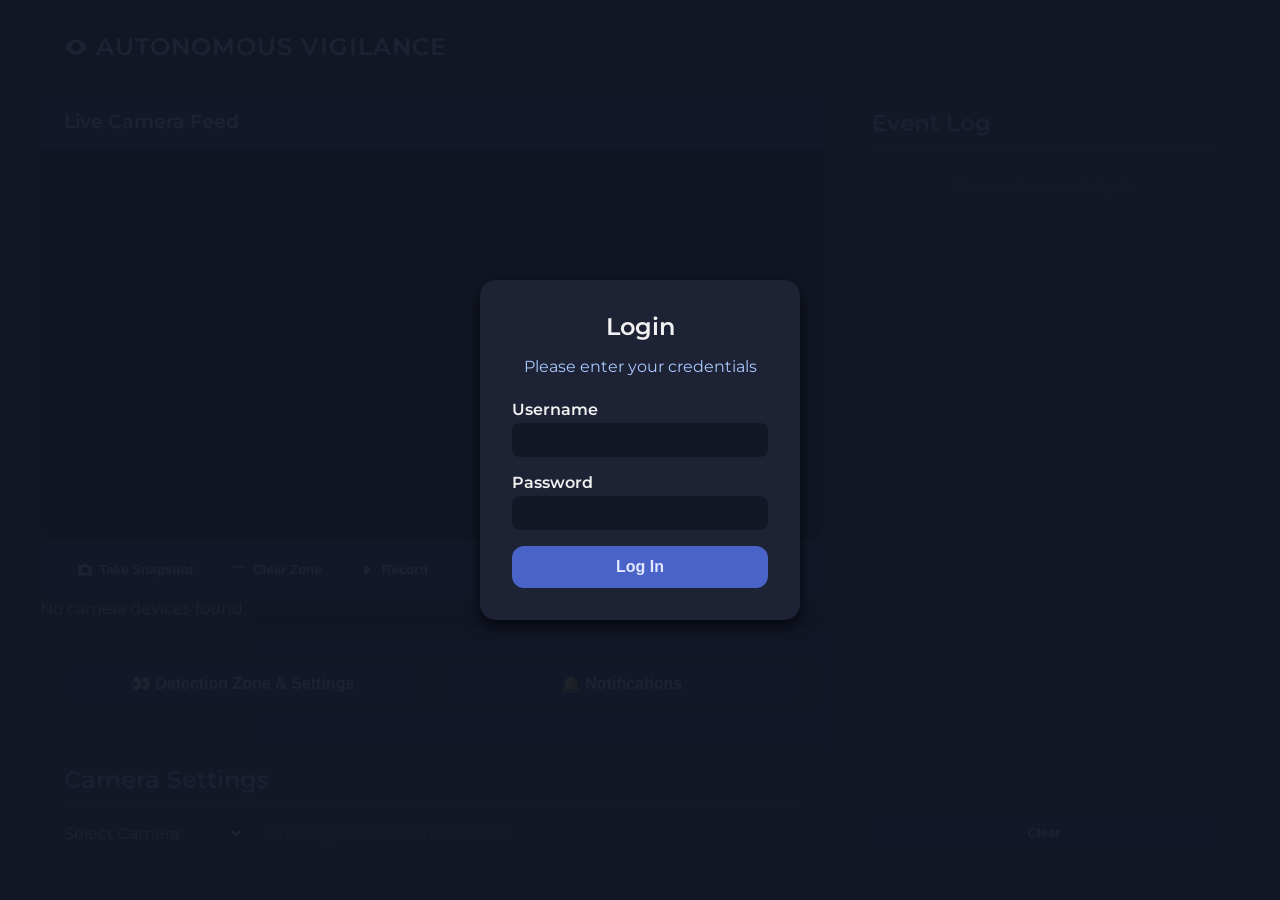
<file: Autonomous_Vigilance-main/Autonomous Vigilance - Prototype 3.html>
<!DOCTYPE html>
<html lang="en">
<head>
<meta charset="UTF-8" />
<meta name="viewport" content="width=device-width, initial-scale=1" />
<title>Autonomous Vigilance Dashboard</title>
<style>
  @import url('https://fonts.googleapis.com/css2?family=Montserrat:wght@300;600&display=swap');

  * {
    box-sizing: border-box;
  }

  body {
    margin: 0;
    font-family: 'Montserrat', sans-serif;
    background: #121826;
    color: #f1f1f1;
    min-height: 100vh;
    display: flex;
    flex-direction: column;
    align-items: center;
    padding: 1rem;
  }

  header {
    width: 100%;
    max-width: 1200px;
    background: transparent;
    padding: 1rem 1.5rem;
    font-weight: 600;
    font-size: 1.5rem;
    letter-spacing: 1px;
    color: #d6e3ff;
    text-align: left;
    user-select: none;
    display: flex;
    align-items: center;
    gap: 0.5rem;
    margin-bottom: 1rem;
  }

  header svg {
    width: 24px;
    height: 24px;
    fill: #d6e3ff;
  }

  #container {
    width: 100%;
    max-width: 1200px;
    display: grid;
    grid-template-columns: 2fr 1fr;
    gap: 1.5rem;
  }

  /* Left side: video and settings stacked vertically */
  #leftPanel {
    display: flex;
    flex-direction: column;
    gap: 1.5rem;
  }

  /* Video Section */
  #videoSection {
    background: #1e2235;
    border-radius: 16px;
    box-shadow: 0 6px 15px rgba(0,0,0,0.7);
    padding: 0;
    position: relative;
    user-select: none;
  }

  #videoHeader {
    background: #2a2f4a;
    padding: 1rem 1.5rem;
    font-weight: 600;
    font-size: 1.2rem;
    color: #d6e3ff;
    border-top-left-radius: 16px;
    border-top-right-radius: 16px;
    display: flex;
    justify-content: space-between;
    align-items: center;
  }

  #videoHeader .buttons {
    display: flex;
    gap: 0.75rem;
  }

  button.iconButton {
    background: #2a2f4a;
    border: none;
    border-radius: 10px;
    padding: 0.4rem 0.8rem;
    color: #e1e8ff;
    font-weight: 600;
    cursor: pointer;
    display: flex;
    align-items: center;
    gap: 0.4rem;
    transition: background 0.3s ease;
  }

  button.iconButton:hover {
    background: #3a3f5a;
  }

  button.iconButton svg {
    width: 16px;
    height: 16px;
    fill: #e1e8ff;
  }

  video {
    display: block;
    width: 100%;
    height: auto;
    background: black;
    border-bottom-left-radius: 16px;
    border-bottom-right-radius: 16px;
  }

  #overlayCanvas {
    position: absolute;
    top: 48px; /* height of videoHeader */
    left: 0;
    width: 100%;
    height: auto;
    z-index: 2;
    cursor: crosshair;
    user-select: none;
    border-bottom-left-radius: 16px;
    border-bottom-right-radius: 16px;
  }

  #controls {
    background: #2a2f4a;
    padding: 0.9rem 1.5rem;
    display: flex;
    justify-content: flex-start;
    align-items: center;
    gap: 1rem;
    color: #a9c9ff;
    border-bottom-left-radius: 16px;
    border-bottom-right-radius: 16px;
  }

  select, option {
    background: #121826;
    border: none;
    border-radius: 8px;
    padding: 0.4rem 0.8rem;
    color: #f1f1f1;
    font-weight: 600;
  }

  .buttons {
    display: flex;
    flex-direction: row;
    align-items: center;
    gap: 0.75rem;
  }

  /* Settings tab buttons */
  #subSettingsBar {
    display: flex;
    justify-content: space-evenly;
    background: #1e2235;
    border-radius: 12px;
    padding: 0.5rem 0;
    margin: 1rem 0;
  }

  #subSettingsBar button {
    background: #2a2f4a;
    border: none;
    border-radius: 10px;
    padding: 0.5rem 1.5rem;
    color: #e1e8ff;
    font-weight: 600;
    cursor: pointer;
    width: 45%;
    display: flex;
    align-items: center;
    justify-content: center;
    gap: 0.5rem;
    font-size: 1rem;
    transition: background-color 0.3s ease, box-shadow 0.3s ease;
  }

  #subSettingsBar button.active {
    background-color: #4a63c8;
    box-shadow: 0 0 12px #4a63c8;
  }

  #subSettingsBar button:hover {
    background-color: #3a4a99;
  }

  #subSettingsBar button svg {
    width: 18px;
    height: 18px;
    fill: #e1e8ff;
  }

  /* Settings sections stacked vertically */
  section.settingsSection {
    background: #1e2235;
    border-radius: 16px;
    box-shadow: 0 6px 15px rgba(0,0,0,0.7);
    padding: 1rem 1.5rem;
    user-select: none;
    transition: opacity 0.4s ease, max-height 0.4s ease;
    overflow: hidden;
  }

  section.settingsSection[style*="display: none"] {
    opacity: 0;
    max-height: 0;
    padding: 0 1.5rem;
  }

  section.settingsSection[style*="display: block"] {
    opacity: 1;
    max-height: 1000px;
    padding: 1rem 1.5rem;
  }

  section.settingsSection h2 {
    margin-top: 0;
    margin-bottom: 1rem;
    font-weight: 600;
    color: #a9c9ff;
    border-bottom: 1px solid #3a3a3a;
    padding-bottom: 0.5rem;
  }

  /* Camera Settings */
  #cameraSettingsControls {
    display: flex;
    align-items: center;
    gap: 1rem;
  }

  /* Detection Zones */
  #detectionZones label {
    display: flex;
    align-items: center;
    gap: 0.5rem;
    font-weight: 600;
    cursor: pointer;
  }

  /* Moved buttons below video */
  .movedButtons {
    position: absolute;
    bottom: 12px;
    right: 12px;
    background: #2a2f4a;
    border-radius: 12px;
    padding: 0.5rem 1rem;
    display: flex;
    gap: 0.75rem;
    box-shadow: 0 4px 10px rgba(0,0,0,0.6);
    user-select: none;
  }

  #detectionZones input[type="checkbox"] {
    width: 18px;
    height: 18px;
  }

  #detectionZones input[type="range"] {
    width: 100%;
  }

  /* Notifications */
  #notifications label {
    display: flex;
    align-items: center;
    gap: 0.5rem;
    font-weight: 600;
    cursor: pointer;
  }

  #notifications input[type="checkbox"] {
    width: 18px;
    height: 18px;
  }

  #notifications textarea {
    background: #121826;
    border: none;
    border-radius: 12px;
    padding: 0.75rem 1rem;
    font-weight: 600;
    font-family: 'Montserrat', sans-serif;
    resize: vertical;
    min-height: 80px;
    color: #f1f1f1;
    width: 100%;
    margin-top: 0.3rem;
  }

  #notifications small.description {
    color: #7d7d9a;
    margin-top: 0.3rem;
    display: block;
  }

  /* Right Panel: Event Log */
  #eventLog {
    background: #1e2235;
    border-radius: 16px;
    box-shadow: 0 6px 15px rgba(0,0,0,0.7);
    padding: 1rem 1.5rem;
    font-size: 0.95rem;
    color: #adc6ff;
    display: flex;
    flex-direction: column;
  }

  #eventLog h2 {
    margin-top: 0;
    margin-bottom: 1rem;
    font-weight: 600;
    color: #a9c9ff;
    border-bottom: 1px solid #3a3a3a;
    padding-bottom: 0.5rem;
    user-select: none;
  }

  #events {
    flex: 1;
    overflow-y: auto;
  }

  .event-entry {
    padding: 0.3rem 0.5rem;
    border-bottom: 1px solid #2d4b8a;
    font-size: 0.9rem;
  }

  .event-timestamp {
    font-size: 0.75rem;
    color: #8ca3ff;
    margin-right: 0.8rem;
    user-select: text;
  }

  /* Scrollbar */
  #events::-webkit-scrollbar {
    width: 8px;
  }
  #events::-webkit-scrollbar-thumb {
    background-color: #4169e1;
    border-radius: 4px;
  }

  @media (max-width: 1100px) {
    #container {
      grid-template-columns: 1fr;
    }
    #eventLog {
      width: 100%;
      margin-top: 1rem;
    }
  }

  @media (max-width: 600px) {
    #subSettingsBar {
      flex-direction: column;
      gap: 0.5rem;
    }
    #subSettingsBar button {
      width: 100% !important;
      font-size: 1rem;
    }
  }
</style>
</head>
<body>
<!-- Login Modal -->
<div id="loginModal" aria-modal="true" role="dialog" aria-labelledby="loginTitle" aria-describedby="loginDesc" style="position: fixed; inset: 0; background: rgba(18, 24, 38, 0.95); display: flex; justify-content: center; align-items: center; z-index: 9999;">
  <div style="background: #1e2235; padding: 2rem; border-radius: 16px; box-shadow: 0 6px 15px rgba(0,0,0,0.7); width: 320px; font-family: 'Montserrat', sans-serif; color: #f1f1f1;">
    <h2 id="loginTitle" style="margin-top: 0; margin-bottom: 1rem; font-weight: 600; text-align: center;">Login</h2>
    <p id="loginDesc" style="margin-bottom: 1.5rem; text-align: center; color: #a9c9ff;">Please enter your credentials</p>
    <form id="loginForm" novalidate>
      <label for="username" style="display: block; font-weight: 600; margin-bottom: 0.25rem;">Username</label>
      <input type="text" id="username" name="username" autocomplete="username" required style="width: 100%; padding: 0.5rem; border-radius: 8px; border: none; margin-bottom: 1rem; font-size: 1rem; background: #121826; color: #f1f1f1;" />
      <label for="password" style="display: block; font-weight: 600; margin-bottom: 0.25rem;">Password</label>
      <input type="password" id="password" name="password" autocomplete="current-password" required style="width: 100%; padding: 0.5rem; border-radius: 8px; border: none; margin-bottom: 1rem; font-size: 1rem; background: #121826; color: #f1f1f1;" />
      <div id="loginError" role="alert" style="color: #ff6347; font-weight: 600; margin-bottom: 1rem; display: none; text-align: center;">Invalid username or password.</div>
      <button type="submit" style="width: 100%; padding: 0.75rem; border-radius: 12px; border: none; background-color: #4a63c8; color: #e1e8ff; font-weight: 600; font-size: 1rem; cursor: pointer; transition: background-color 0.3s ease;">Log In</button>
    </form>
  </div>
</div>

<header aria-label="Autonomous Vigilance">
  <svg aria-hidden="true" focusable="false" viewBox="0 0 24 24"><path d="M12 4.5C7 4.5 2.73 7.61 1 12c1.73 4.39 6 7.5 11 7.5s9.27-3.11 11-7.5c-1.73-4.39-6-7.5-11-7.5zm0 12a4.5 4.5 0 1 1 0-9 4.5 4.5 0 0 1 0 9z"/></svg>
  AUTONOMOUS VIGILANCE
</header>

<div id="container">
  <div id="leftPanel">
    <section id="videoSection" aria-label="Live Camera Feed">
      <div id="videoHeader">
        Live Camera Feed
      </div>
      <video id="webcamVideo" autoplay muted playsinline></video>
      <canvas id="overlayCanvas"></canvas>
      <div id="controls">
      <div class="buttons">
        <button id="snapshotBtn" class="iconButton" aria-label="Take Snapshot" title="Take Snapshot">
          <svg viewBox="0 0 24 24"><path d="M20 5h-3.17l-1.84-2H8.99L7.15 5H4a2 2 0 0 0-2 2v11a2 2 0 0 0 2 2h16a2 2 0 0 0 2-2V7a2 2 0 0 0-2-2zM12 17a5 5 0 1 1 0-10 5 5 0 0 1 0 10z"/></svg>
          Take Snapshot
        </button>
        <button id="clearZoneBtn" class="iconButton" aria-label="Clear Zone" title="Clear Zone">
          <svg viewBox="0 0 24 24"><path d="M3 6h18v2H3z"/></svg>
          Clear Zone
        </button>
          <button id="playBtn" class="iconButton" aria-label="Record" title="Record">
            <svg viewBox="0 0 24 24"><path d="M8 5v14l11-7z"/></svg>
            Record
          </button>
      </div>
      </div>
      <div id="alerts" aria-live="assertive" aria-atomic="true" aria-relevant="all"></div>
    </section>

    <div id="subSettingsBar" role="tablist" aria-label="Settings Tabs">
      <button id="btnDetectionZones" title="Show or hide Detection Zones & Settings" aria-selected="false" role="tab" aria-controls="detectionZones" class="tabButton">&#128064; Detection Zone & Settings</button>
      <button id="btnNotifications" title="Show or hide Notifications" aria-selected="false" role="tab" aria-controls="notifications" class="tabButton">&#128276; Notifications</button>
    </div>

    <section id="cameraSettings" class="settingsSection" aria-label="Camera Settings" role="tabpanel" tabindex="0" style="display: block;">
      <h2>Camera Settings</h2>
      <div id="cameraSettingsControls">
        <label for="cameraSelect">Select Camera:</label>
        <select id="cameraSelectSettings" aria-describedby="cameraSelectDesc"></select>
        <div id="cameraSelectDesc" style="font-size:0.9rem; color:#7d7d9a; margin-left:10px;">Choose your active camera device</div>
      </div>
    </section>

    <section id="detectionZones" class="settingsSection" aria-label="Detection Zones and Settings" role="tabpanel" tabindex="0" style="display: none;">
      <h2>Detection Zones & Settings</h2>
      <label title="Enable or disable Motion Detection Alerts">
        <input type="checkbox" id="motionEnable" checked /> Enable Motion-based Alerts
      </label>
      <label for="sensitivity" title="Adjust motion detection sensitivity">
        Motion Sensitivity:
      </label>
      <input type="range" id="sensitivity" min="1" max="100" value="20" aria-valuemin="1" aria-valuemax="100" aria-valuenow="20" />
    </section>

    <section id="notifications" class="settingsSection" aria-label="Notification Settings" role="tabpanel" tabindex="0" style="display: none;">
      <h2>Notifications</h2>
      <label title="Toggle email notifications">
        <input type="checkbox" id="emailToggle" checked /> Email Notifications
      </label>
      <label for="emailReceivers" title="Comma separated list of email recipients">
        Email Receivers:
      </label>
      <textarea id="emailReceivers" placeholder="example1@mail.com, example2@mail.com"></textarea>

      <label title="Toggle MQTT notifications">
        <input type="checkbox" id="mqttToggle" /> MQTT Notifications
      </label>
      <small class="description">
        MQTT notifications will send alerts to your smart home system.
      </small>
    </section>
  </div>

  <section id="eventLog" aria-label="Event Log">
    <h2>Event Log</h2>
    <div id="events">
      <p style="text-align:center; color:#555;">No events recorded yet.</p>
    </div>
    <button id="clearEventsBtn" aria-label="Clear Event Log" title="Clear Event Log" style="margin-top: 1rem; background: #2a2f4a; border: none; border-radius: 10px; padding: 0.5rem 1rem; color: #e1e8ff; font-weight: 600; cursor: pointer;">Clear</button>
  </section>
</div>

<script>
  (() => {
    'use strict';

    // Login modal elements
    const loginModal = document.getElementById('loginModal');
    const loginForm = document.getElementById('loginForm');
    const loginError = document.getElementById('loginError');

    // Disable page scrolling and interaction until login
    document.body.style.overflow = 'hidden';

    loginForm.addEventListener('submit', (e) => {
      e.preventDefault();
      const username = loginForm.username.value.trim();
      const password = loginForm.password.value;

      if (username === 'admin' && password === 'secret') {
        // Successful login
        loginError.style.display = 'none';
        loginModal.style.display = 'none';
        document.body.style.overflow = '';
      } else {
        // Failed login
        loginError.style.display = 'block';
      }
    });

    const video = document.getElementById('webcamVideo');
    const cameraSelectSettings = document.getElementById('cameraSelectSettings');
    const snapshotBtn = document.getElementById('snapshotBtn');
    const clearZoneBtn = document.getElementById('clearZoneBtn');
    const playBtn = document.getElementById('playBtn');
    const alerts = document.getElementById('alerts');
    const overlayCanvas = document.getElementById('overlayCanvas');
    const overlayCtx = overlayCanvas.getContext('2d');
    const eventsDiv = document.getElementById('events');
    const clearEventsBtn = document.getElementById('clearEventsBtn');

    // Settings inputs
    const motionEnable = document.getElementById('motionEnable');
    const sensitivity = document.getElementById('sensitivity');
    const emailToggle = document.getElementById('emailToggle');
    const emailReceivers = document.getElementById('emailReceivers');
    const mqttToggle = document.getElementById('mqttToggle');

    // Sync camera selects
    function syncCameraSelects(selectedId = null) {
      if (selectedId === null) selectedId = cameraSelectSettings.value;
      cameraSelectSettings.value = selectedId;
    }

    // Video and detection variables
    let currentStream = null;
    let motionThreshold = 20;
    let motionCooldown = false;
    let motionCooldownTimeout = 3000;

    let detectionZone = null;
    let isDrawing = false;
    let drawStartX = 0;
    let drawStartY = 0;

    let videoWidth = 0;
    let videoHeight = 0;

    let motionDetectionStarted = false;
    let lastFrameData = null;
    let canvas1, canvas2, ctx1, ctx2;

    // Notifications helper
    function addEvent(message) {
      if (eventsDiv.querySelector('p')) {
        eventsDiv.innerHTML = '';
      }
      const eventTime = new Date().toLocaleTimeString();
      const div = document.createElement('div');
      div.className = 'event-entry';
      div.innerHTML = `<span class="event-timestamp">[${eventTime}]</span>${message}`;
      eventsDiv.insertBefore(div, eventsDiv.firstChild);
      while (eventsDiv.childNodes.length > 50) {
        eventsDiv.removeChild(eventsDiv.lastChild);
      }
    }

    // Initialize cameras
    async function initCameraDevices() {
      try {
        const devices = await navigator.mediaDevices.enumerateDevices();
        const videoDevices = devices.filter(d => d.kind === 'videoinput');
        cameraSelectSettings.innerHTML = '';
        videoDevices.forEach((device, i) => {
          const opt = document.createElement('option');
          opt.value = device.deviceId;
          opt.textContent = device.label || `Camera ${i + 1}`;
          cameraSelectSettings.appendChild(opt);
        });
        if (videoDevices.length > 0) {
          syncCameraSelects(videoDevices[0].deviceId);
          startWebcam(videoDevices[0].deviceId);
          addEvent(`${videoDevices.length} cameras loaded.`);
        } else {
          alerts.textContent = 'No camera devices found.';
        }
      } catch (error) {
        console.error(error);
        alerts.textContent = 'Error accessing camera devices.';
      }
    }

    // Events on camera select changes
    cameraSelectSettings.addEventListener('change', e => {
      syncCameraSelects(e.target.value);
      startWebcam(e.target.value);
      addEvent(`Camera changed to: ${e.target.selectedOptions[0].textContent}`);
    });

    // Start webcam feed
    async function startWebcam(deviceId = null) {
      stopCurrentStream();
      try {
        const constraints = {
          video: deviceId ? { deviceId: { exact: deviceId } } : true,
          audio: false,
        };
        currentStream = await navigator.mediaDevices.getUserMedia(constraints);
        video.srcObject = currentStream;

        video.onloadedmetadata = () => {
          videoWidth = video.videoWidth;
          videoHeight = video.videoHeight;
          resizeOverlayCanvas();
          clearDetectionZone();
        };

        if (!motionDetectionStarted) {
          startMotionDetection();
        }
      } catch (err) {
        console.error(err);
        alerts.textContent = 'Unable to access webcam.';
      }
    }

    function stopCurrentStream() {
      if (currentStream) {
        currentStream.getTracks().forEach(track => track.stop());
        currentStream = null;
      }
    }

    // Resize overlay canvas to video displayed size
    function resizeOverlayCanvas() {
      if (videoWidth === 0) return;
      const rect = video.getBoundingClientRect();
      overlayCanvas.width = rect.width;
      overlayCanvas.height = rect.height;
      overlayCanvas.style.top = video.offsetTop + 'px';
      overlayCanvas.style.left = video.offsetLeft + 'px';
      drawDetectionZone();
    }

    window.addEventListener('resize', () => {
      if (videoWidth && videoHeight) {
        resizeOverlayCanvas();
      }
    });

    // Get mouse position on overlay canvas
    function getMousePos(canvas, evt) {
      const rect = canvas.getBoundingClientRect();
      return {
        x: evt.clientX - rect.left,
        y: evt.clientY - rect.top
      };
    }

    // Detection zone drawing events
    overlayCanvas.addEventListener('mousedown', (evt) => {
      isDrawing = true;
      const pos = getMousePos(overlayCanvas, evt);
      drawStartX = pos.x;
      drawStartY = pos.y;
      detectionZone = null;
      drawDetectionZone();
    });

    overlayCanvas.addEventListener('mousemove', (evt) => {
      if (!isDrawing) return;
      const pos = getMousePos(overlayCanvas, evt);
      const x = Math.min(drawStartX, pos.x);
      const y = Math.min(drawStartY, pos.y);
      const width = Math.abs(pos.x - drawStartX);
      const height = Math.abs(pos.y - drawStartY);
      detectionZone = { x, y, width, height };
      drawDetectionZone();
    });

    overlayCanvas.addEventListener('mouseup', () => {
      if (!isDrawing) return;
      isDrawing = false;
      if (detectionZone && detectionZone.width < 10 && detectionZone.height < 10) {
        detectionZone = null;
      }
      drawDetectionZone();
    });

    overlayCanvas.addEventListener('mouseout', () => {
      if (!isDrawing) return;
      isDrawing = false;
      drawDetectionZone();
    });

    function drawDetectionZone() {
      overlayCtx.clearRect(0, 0, overlayCanvas.width, overlayCanvas.height);
      if (!detectionZone) return;
      overlayCtx.strokeStyle = 'rgba(255, 69, 0, 0.9)';
      overlayCtx.lineWidth = 3;
      overlayCtx.fillStyle = 'rgba(255, 69, 0, 0.2)';
      overlayCtx.setLineDash([8, 8]);
      overlayCtx.strokeRect(detectionZone.x, detectionZone.y, detectionZone.width, detectionZone.height);
      overlayCtx.fillRect(detectionZone.x, detectionZone.y, detectionZone.width, detectionZone.height);
      overlayCtx.setLineDash([]);
    }

    clearZoneBtn.addEventListener('click', () => {
      detectionZone = null;
      drawDetectionZone();
      addEvent('Detection zone cleared. Motion detection applies to full video frame.');
    });

    // Take snapshot
    snapshotBtn.addEventListener('click', () => {
      if (!currentStream) return;
      const canvas = document.createElement('canvas');
      canvas.width = video.videoWidth;
      canvas.height = video.videoHeight;
      const ctx = canvas.getContext('2d');
      ctx.drawImage(video, 0, 0, canvas.width, canvas.height);
      const imgUrl = canvas.toDataURL('image/png');

      const a = document.createElement('a');
      a.href = imgUrl;
      a.download = `snapshot_${new Date().toISOString().replace(/[:.]/g, '-')}.png`;
      document.body.appendChild(a);
      a.click();
      document.body.removeChild(a);

      addEvent(`Snapshot taken at ${new Date().toLocaleTimeString()}`);
    });

    let mediaRecorder = null;
    let recordedChunks = [];
    let isRecording = false;

    playBtn.addEventListener('click', () => {
      if (!currentStream) {
        addEvent('No active webcam stream to record.');
        return;
      }
      if (!isRecording) {
        recordedChunks = [];
        try {
          mediaRecorder = new MediaRecorder(currentStream, { mimeType: 'video/webm' });
        } catch (e) {
          addEvent('MediaRecorder not supported or error: ' + e.message);
          return;
        }
        mediaRecorder.ondataavailable = (event) => {
          if (event.data.size > 0) {
            recordedChunks.push(event.data);
          }
        };
        mediaRecorder.onstop = () => {
          const blob = new Blob(recordedChunks, { type: 'video/webm' });
          const url = URL.createObjectURL(blob);
          const a = document.createElement('a');
          a.style.display = 'none';
          a.href = url;
          a.download = `recording_${new Date().toISOString().replace(/[:.]/g, '-')}.webm`;
          document.body.appendChild(a);
          a.click();
          setTimeout(() => {
            document.body.removeChild(a);
            URL.revokeObjectURL(url);
          }, 100);
          addEvent(`Recording saved at ${new Date().toLocaleTimeString()}`);
        };
        mediaRecorder.start();
        isRecording = true;
        addEvent('Recording started.');
      } else {
        mediaRecorder.stop();
        isRecording = false;
        addEvent('Recording stopped.');
      }
    });

    // Motion detection logic
    function startMotionDetection() {
      canvas1 = document.createElement('canvas');
      canvas2 = document.createElement('canvas');
      ctx1 = canvas1.getContext('2d');
      ctx2 = canvas2.getContext('2d');

      motionDetectionStarted = true;
      requestAnimationFrame(motionLoop);
    }

    function motionLoop() {
      if (!currentStream) {
        requestAnimationFrame(motionLoop);
        return;
      }
      const width = video.videoWidth;
      const height = video.videoHeight;
      if (width === 0 || height === 0) {
        requestAnimationFrame(motionLoop);
        return;
      }
      canvas1.width = width;
      canvas1.height = height;
      canvas2.width = width;
      canvas2.height = height;

      ctx1.drawImage(video, 0, 0, width, height);
      const currentFrame = ctx1.getImageData(0, 0, width, height);

      if (lastFrameData) {
        ctx2.putImageData(lastFrameData, 0, 0);
        const prevFrame = lastFrameData;
        let diff = 0;

        let scaleX = width / overlayCanvas.width;
        let scaleY = height / overlayCanvas.height;

        let checkX = 0, checkY = 0, checkWidth = width, checkHeight = height;

        if (detectionZone) {
          checkX = Math.floor(detectionZone.x * scaleX);
          checkY = Math.floor(detectionZone.y * scaleY);
          checkWidth = Math.floor(detectionZone.width * scaleX);
          checkHeight = Math.floor(detectionZone.height * scaleY);

          checkX = Math.max(0, Math.min(checkX, width-1));
          checkY = Math.max(0, Math.min(checkY, height-1));
          if (checkX + checkWidth > width) checkWidth = width - checkX;
          if (checkY + checkHeight > height) checkHeight = height - checkY;
        }

        for (let y = checkY; y < checkY + checkHeight; y++) {
          let rowIndex = y * width * 4;
          for (let x = checkX; x < checkX + checkWidth; x++) {
            const idx = rowIndex + x * 4;
            const rDiff = Math.abs(currentFrame.data[idx] - prevFrame.data[idx]);
            const gDiff = Math.abs(currentFrame.data[idx + 1] - prevFrame.data[idx + 1]);
            const bDiff = Math.abs(currentFrame.data[idx + 2] - prevFrame.data[idx + 2]);
            diff += rDiff + gDiff + bDiff;
            if (diff > motionThreshold * checkWidth * checkHeight) {
              if (!motionCooldown) {
                onMotionDetected();
                motionCooldown = true;
                setTimeout(() => motionCooldown = false, motionCooldownTimeout);
              }
              y = checkY + checkHeight;
              break;
            }
          }
        }
      }

      lastFrameData = currentFrame;
      requestAnimationFrame(motionLoop);
    }

    function onMotionDetected() {
      if (!motionEnable.checked) return;
      // Removed alert popup, only add event log entry
      addEvent(`Motion detected at ${new Date().toLocaleTimeString()}`);
    }

    window.onload = () => {
      initCameraDevices();
    };
  })();

  // Tab switching logic for settings sections
  (() => {
    const btnDetectionZones = document.getElementById('btnDetectionZones');
    const btnNotifications = document.getElementById('btnNotifications');
    const detectionZones = document.getElementById('detectionZones');
    const notifications = document.getElementById('notifications');

    function hideAll() {
      detectionZones.style.display = 'none';
      notifications.style.display = 'none';
      btnDetectionZones.classList.remove('active');
      btnNotifications.classList.remove('active');
      btnDetectionZones.setAttribute('aria-selected', 'false');
      btnNotifications.setAttribute('aria-selected', 'false');
    }

    btnDetectionZones.addEventListener('click', () => {
      if (detectionZones.style.display === 'none') {
        hideAll();
        detectionZones.style.display = 'block';
        btnDetectionZones.classList.add('active');
        btnDetectionZones.setAttribute('aria-selected', 'true');
      } else {
        hideAll();
      }
    });

    btnNotifications.addEventListener('click', () => {
      if (notifications.style.display === 'none') {
        hideAll();
        notifications.style.display = 'block';
        btnNotifications.classList.add('active');
        btnNotifications.setAttribute('aria-selected', 'true');
      } else {
        hideAll();
      }
    });

    // Initialize with camera settings visible
    document.getElementById('cameraSettings').style.display = 'block';
    hideAll();
  })();

  // Clear event log button
  document.getElementById('clearEventsBtn').addEventListener('click', () => {
    const eventsDiv = document.getElementById('events');
    eventsDiv.innerHTML = '<p style="text-align:center; color:#555;">No events recorded yet.</p>';
  });
</script>
</body>
</html>
</file>
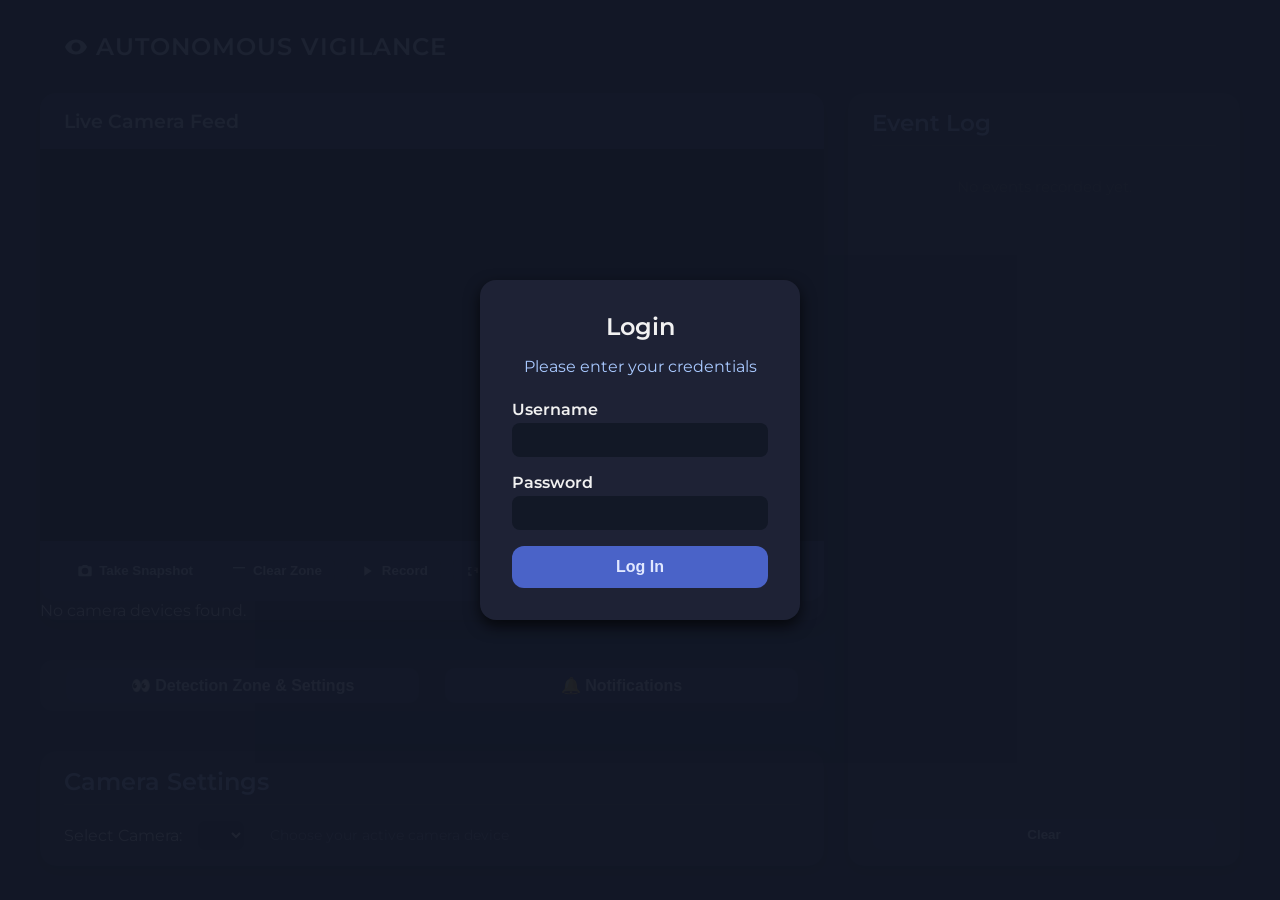
<file: Autonomous_Vigilance-main/Autonomous Vigilance - Prototype 4.html>
<!DOCTYPE html>
<html lang="en">
<head>
<meta charset="UTF-8" />
<meta name="viewport" content="width=device-width, initial-scale=1" />
<title>Autonomous Vigilance Dashboard</title>
<style>
  @import url('https://fonts.googleapis.com/css2?family=Montserrat:wght@300;600&display=swap');

  * {
    box-sizing: border-box;
  }

  body {
    margin: 0;
    font-family: 'Montserrat', sans-serif;
    background: #121826;
    color: #f1f1f1;
    min-height: 100vh;
    display: flex;
    flex-direction: column;
    align-items: center;
    padding: 1rem;
  }

  header {
    width: 100%;
    max-width: 1200px;
    background: transparent;
    padding: 1rem 1.5rem;
    font-weight: 600;
    font-size: 1.5rem;
    letter-spacing: 1px;
    color: #d6e3ff;
    text-align: left;
    user-select: none;
    display: flex;
    align-items: center;
    gap: 0.5rem;
    margin-bottom: 1rem;
  }

  header svg {
    width: 24px;
    height: 24px;
    fill: #d6e3ff;
  }

  #container {
    width: 100%;
    max-width: 1200px;
    display: grid;
    grid-template-columns: 2fr 1fr;
    gap: 1.5rem;
  }

  /* Left side: video and settings stacked vertically */
  #leftPanel {
    display: flex;
    flex-direction: column;
    gap: 1.5rem;
  }

  /* Video Section */
  #videoSection {
    background: #1e2235;
    border-radius: 16px;
    box-shadow: 0 6px 15px rgba(0,0,0,0.7);
    padding: 0;
    position: relative;
    user-select: none;
  }

  #videoHeader {
    background: #2a2f4a;
    padding: 1rem 1.5rem;
    font-weight: 600;
    font-size: 1.2rem;
    color: #d6e3ff;
    border-top-left-radius: 16px;
    border-top-right-radius: 16px;
    display: flex;
    justify-content: space-between;
    align-items: center;
  }

  #videoHeader .buttons {
    display: flex;
    gap: 0.75rem;
  }

  button.iconButton {
    background: #2a2f4a;
    border: none;
    border-radius: 10px;
    padding: 0.4rem 0.8rem;
    color: #e1e8ff;
    font-weight: 600;
    cursor: pointer;
    display: flex;
    align-items: center;
    gap: 0.4rem;
    transition: background 0.3s ease;
  }

  button.iconButton:hover {
    background: #3a3f5a;
  }

  button.iconButton svg {
    width: 16px;
    height: 16px;
    fill: #e1e8ff;
  }

  video {
    display: block;
    width: 100%;
    height: auto;
    background: black;
    border-bottom-left-radius: 16px;
    border-bottom-right-radius: 16px;
    object-fit: contain;
  }

  /* Fullscreen styles */
  #videoSection:-webkit-full-screen {
    width: 100vw !important;
    height: 100vh !important;
    border-radius: 0 !important;
    display: flex !important;
    flex-direction: column !important;
  }
  #videoSection:-moz-full-screen {
    width: 100vw !important;
    height: 100vh !important;
    border-radius: 0 !important;
    display: flex !important;
    flex-direction: column !important;
  }
  #videoSection:-ms-fullscreen {
    width: 100vw !important;
    height: 100vh !important;
    border-radius: 0 !important;
    display: flex !important;
    flex-direction: column !important;
  }
  #videoSection:fullscreen {
    width: 100vw !important;
    height: 100vh !important;
    border-radius: 0 !important;
    display: flex !important;
    flex-direction: column !important;
  }

  #videoSection > #videoHeader {
    flex: 0 0 auto;
  }

  #videoSection > video {
    flex: 1 1 auto !important;
    width: 100% !important;
    height: auto !important;
    max-height: 100% !important;
    border-radius: 0 !important;
    object-fit: contain !important;
  }

  #videoSection > #overlayCanvas {
    position: absolute !important;
    top: 48px !important; /* height of videoHeader */
    left: 0 !important;
    width: 100% !important;
    height: auto !important;
    z-index: 2 !important;
    cursor: crosshair !important;
    user-select: none !important;
    border-radius: 0 !important;
  }

  #videoSection > #controls {
    flex: 0 0 auto;
  }

  #overlayCanvas {
    position: absolute;
    top: 48px; /* height of videoHeader */
    left: 0;
    width: 100%;
    height: auto;
    z-index: 2;
    cursor: crosshair;
    user-select: none;
    border-bottom-left-radius: 16px;
    border-bottom-right-radius: 16px;
  }

  #controls {
    background: #2a2f4a;
    padding: 0.9rem 1.5rem;
    display: flex;
    justify-content: flex-start;
    align-items: center;
    gap: 1rem;
    color: #a9c9ff;
    border-bottom-left-radius: 16px;
    border-bottom-right-radius: 16px;
  }

  select, option {
    background: #121826;
    border: none;
    border-radius: 8px;
    padding: 0.4rem 0.8rem;
    color: #f1f1f1;
    font-weight: 600;
  }

  .buttons {
    display: flex;
    flex-direction: row;
    align-items: center;
    gap: 0.75rem;
  }

  /* Settings tab buttons */
  #subSettingsBar {
    display: flex;
    justify-content: space-evenly;
    background: #1e2235;
    border-radius: 12px;
    padding: 0.5rem 0;
    margin: 1rem 0;
  }

  #subSettingsBar button {
    background: #2a2f4a;
    border: none;
    border-radius: 10px;
    padding: 0.5rem 1.5rem;
    color: #e1e8ff;
    font-weight: 600;
    cursor: pointer;
    width: 45%;
    display: flex;
    align-items: center;
    justify-content: center;
    gap: 0.5rem;
    font-size: 1rem;
    transition: background-color 0.3s ease, box-shadow 0.3s ease;
  }

  #subSettingsBar button.active {
    background-color: #4a63c8;
    box-shadow: 0 0 12px #4a63c8;
  }

  #subSettingsBar button:hover {
    background-color: #3a4a99;
  }

  #subSettingsBar button svg {
    width: 18px;
    height: 18px;
    fill: #e1e8ff;
  }

  /* Settings sections stacked vertically */
  section.settingsSection {
    background: #1e2235;
    border-radius: 16px;
    box-shadow: 0 6px 15px rgba(0,0,0,0.7);
    padding: 1rem 1.5rem;
    user-select: none;
    transition: opacity 0.4s ease, max-height 0.4s ease;
    overflow: hidden;
  }

  section.settingsSection[style*="display: none"] {
    opacity: 0;
    max-height: 0;
    padding: 0 1.5rem;
  }

  section.settingsSection[style*="display: block"] {
    opacity: 1;
    max-height: 1000px;
    padding: 1rem 1.5rem;
  }

  section.settingsSection h2 {
    margin-top: 0;
    margin-bottom: 1rem;
    font-weight: 600;
    color: #a9c9ff;
    border-bottom: 1px solid #3a3a3a;
    padding-bottom: 0.5rem;
  }

  /* Camera Settings */
  #cameraSettingsControls {
    display: flex;
    align-items: center;
    gap: 1rem;
  }

  /* Detection Zones */
  #detectionZones label {
    display: flex;
    align-items: center;
    gap: 0.5rem;
    font-weight: 600;
    cursor: pointer;
  }

  /* Moved buttons below video */
  .movedButtons {
    position: absolute;
    bottom: 12px;
    right: 12px;
    background: #2a2f4a;
    border-radius: 12px;
    padding: 0.5rem 1rem;
    display: flex;
    gap: 0.75rem;
    box-shadow: 0 4px 10px rgba(0,0,0,0.6);
    user-select: none;
  }

  #detectionZones input[type="checkbox"] {
    width: 18px;
    height: 18px;
  }

  #detectionZones input[type="range"] {
    width: 100%;
  }

  /* Notifications */
  #notifications label {
    display: flex;
    align-items: center;
    gap: 0.5rem;
    font-weight: 600;
    cursor: pointer;
  }

  #notifications input[type="checkbox"] {
    width: 18px;
    height: 18px;
  }

  #notifications textarea {
    background: #121826;
    border: none;
    border-radius: 12px;
    padding: 0.75rem 1rem;
    font-weight: 600;
    font-family: 'Montserrat', sans-serif;
    resize: vertical;
    min-height: 80px;
    color: #f1f1f1;
    width: 100%;
    margin-top: 0.3rem;
  }

  #notifications small.description {
    color: #7d7d9a;
    margin-top: 0.3rem;
    display: block;
  }

  /* Right Panel: Event Log */
  #eventLog {
    background: #1e2235;
    border-radius: 16px;
    box-shadow: 0 6px 15px rgba(0,0,0,0.7);
    padding: 1rem 1.5rem;
    font-size: 0.95rem;
    color: #adc6ff;
    display: flex;
    flex-direction: column;
  }

  #eventLog h2 {
    margin-top: 0;
    margin-bottom: 1rem;
    font-weight: 600;
    color: #a9c9ff;
    border-bottom: 1px solid #3a3a3a;
    padding-bottom: 0.5rem;
    user-select: none;
  }

  #events {
    flex: 1;
    overflow-y: auto;
  }

  .event-entry {
    padding: 0.3rem 0.5rem;
    border-bottom: 1px solid #2d4b8a;
    font-size: 0.9rem;
  }

  .event-timestamp {
    font-size: 0.75rem;
    color: #8ca3ff;
    margin-right: 0.8rem;
    user-select: text;
  }

  /* Scrollbar */
  #events::-webkit-scrollbar {
    width: 8px;
  }
  #events::-webkit-scrollbar-thumb {
    background-color: #4169e1;
    border-radius: 4px;
  }

  @media (max-width: 1100px) {
    #container {
      grid-template-columns: 1fr;
    }
    #eventLog {
      width: 100%;
      margin-top: 1rem;
    }
  }

  @media (max-width: 600px) {
    #subSettingsBar {
      flex-direction: column;
      gap: 0.5rem;
    }
    #subSettingsBar button {
      width: 100% !important;
      font-size: 1rem;
    }
  }
</style>
</head>
<body>
<!-- Login Modal -->
<div id="loginModal" aria-modal="true" role="dialog" aria-labelledby="loginTitle" aria-describedby="loginDesc" style="position: fixed; inset: 0; background: rgba(18, 24, 38, 0.95); display: flex; justify-content: center; align-items: center; z-index: 9999;">
  <div style="background: #1e2235; padding: 2rem; border-radius: 16px; box-shadow: 0 6px 15px rgba(0,0,0,0.7); width: 320px; font-family: 'Montserrat', sans-serif; color: #f1f1f1;">
    <h2 id="loginTitle" style="margin-top: 0; margin-bottom: 1rem; font-weight: 600; text-align: center;">Login</h2>
    <p id="loginDesc" style="margin-bottom: 1.5rem; text-align: center; color: #a9c9ff;">Please enter your credentials</p>
    <form id="loginForm" novalidate>
      <label for="username" style="display: block; font-weight: 600; margin-bottom: 0.25rem;">Username</label>
      <input type="text" id="username" name="username" autocomplete="username" required style="width: 100%; padding: 0.5rem; border-radius: 8px; border: none; margin-bottom: 1rem; font-size: 1rem; background: #121826; color: #f1f1f1;" />
      <label for="password" style="display: block; font-weight: 600; margin-bottom: 0.25rem;">Password</label>
      <input type="password" id="password" name="password" autocomplete="current-password" required style="width: 100%; padding: 0.5rem; border-radius: 8px; border: none; margin-bottom: 1rem; font-size: 1rem; background: #121826; color: #f1f1f1;" />
      <div id="loginError" role="alert" style="color: #ff6347; font-weight: 600; margin-bottom: 1rem; display: none; text-align: center;">Invalid username or password.</div>
      <button type="submit" style="width: 100%; padding: 0.75rem; border-radius: 12px; border: none; background-color: #4a63c8; color: #e1e8ff; font-weight: 600; font-size: 1rem; cursor: pointer; transition: background-color 0.3s ease;">Log In</button>
    </form>
  </div>
</div>

<header aria-label="Autonomous Vigilance">
  <svg aria-hidden="true" focusable="false" viewBox="0 0 24 24"><path d="M12 4.5C7 4.5 2.73 7.61 1 12c1.73 4.39 6 7.5 11 7.5s9.27-3.11 11-7.5c-1.73-4.39-6-7.5-11-7.5zm0 12a4.5 4.5 0 1 1 0-9 4.5 4.5 0 0 1 0 9z"/></svg>
  AUTONOMOUS VIGILANCE
</header>

<div id="container">
  <div id="leftPanel">
    <section id="videoSection" aria-label="Live Camera Feed">
      <div id="videoHeader">
        Live Camera Feed
      </div>
      <video id="webcamVideo" autoplay muted playsinline></video>
      <canvas id="overlayCanvas"></canvas>
      <div id="controls">
      <div class="buttons">
        <button id="snapshotBtn" class="iconButton" aria-label="Take Snapshot" title="Take Snapshot">
          <svg viewBox="0 0 24 24"><path d="M20 5h-3.17l-1.84-2H8.99L7.15 5H4a2 2 0 0 0-2 2v11a2 2 0 0 0 2 2h16a2 2 0 0 0 2-2V7a2 2 0 0 0-2-2zM12 17a5 5 0 1 1 0-10 5 5 0 0 1 0 10z"/></svg>
          Take Snapshot
        </button>
        <button id="clearZoneBtn" class="iconButton" aria-label="Clear Zone" title="Clear Zone">
          <svg viewBox="0 0 24 24"><path d="M3 6h18v2H3z"/></svg>
          Clear Zone
        </button>
          <button id="playBtn" class="iconButton" aria-label="Record" title="Record">
            <svg viewBox="0 0 24 24"><path d="M8 5v14l11-7z"/></svg>
            Record
          </button>
          <button id="fullscreenBtn" class="iconButton" aria-label="Toggle Fullscreen" title="Toggle Fullscreen">
            <svg viewBox="0 0 24 24"><path d="M7 14H5v5h5v-2H7v-3zm10-4h-3v2h3v3h2v-5h-2zm-3-4v2h3v3h2V7h-5zm-4 0H5v5h2V7h3V5z"/></svg>
            Fullscreen
          </button>
      </div>
      <button id="motionDetectionBtn" class="iconButton" aria-label="Motion Detection" title="Motion Detection">
        <span id="motionIcon" style="display: inline-block; width: 18px; height: 18px; border: 2px solid #e1e8ff; border-radius: 50%; position: relative; margin-right: 8px; vertical-align: middle;">
          <span id="motionIconInner" style="display: none; width: 10px; height: 10px; background-color: white; border-radius: 50%; position: absolute; top: 3px; left: 3px;"></span>
        </span>
        Motion Detection
      </button>
      </div>
      <div id="alerts" aria-live="assertive" aria-atomic="true" aria-relevant="all"></div>
    </section>

    <div id="subSettingsBar" role="tablist" aria-label="Settings Tabs">
      <button id="btnDetectionZones" title="Show or hide Detection Zones & Settings" aria-selected="false" role="tab" aria-controls="detectionZones" class="tabButton">&#128064; Detection Zone & Settings</button>
      <button id="btnNotifications" title="Show or hide Notifications" aria-selected="false" role="tab" aria-controls="notifications" class="tabButton">&#128276; Notifications</button>
    </div>

    <section id="cameraSettings" class="settingsSection" aria-label="Camera Settings" role="tabpanel" tabindex="0" style="display: block;">
      <h2>Camera Settings</h2>
      <div id="cameraSettingsControls">
        <label for="cameraSelect">Select Camera:</label>
        <select id="cameraSelectSettings" aria-describedby="cameraSelectDesc"></select>
        <div id="cameraSelectDesc" style="font-size:0.9rem; color:#7d7d9a; margin-left:10px;">Choose your active camera device</div>
      </div>
    </section>

    <section id="detectionZones" class="settingsSection" aria-label="Detection Zones and Settings" role="tabpanel" tabindex="0" style="display: none;">
      <h2>Detection Zones & Settings</h2>
      <label title="Enable or disable Motion Detection Alerts">
        <input type="checkbox" id="motionEnable" checked /> Enable Motion-based Alerts
      </label>
      <label for="sensitivity" title="Adjust motion detection sensitivity">
        Motion Sensitivity:
      </label>
      <input type="range" id="sensitivity" min="1" max="100" value="20" aria-valuemin="1" aria-valuemax="100" aria-valuenow="20" />
    </section>

    <section id="notifications" class="settingsSection" aria-label="Notification Settings" role="tabpanel" tabindex="0" style="display: none;">
      <h2>Notifications</h2>
      <label title="Toggle email notifications">
        <input type="checkbox" id="emailToggle" checked /> Email Notifications
      </label>
      <label for="emailReceivers" title="Comma separated list of email recipients">
        Email Receivers:
      </label>
      <textarea id="emailReceivers" placeholder="example1@mail.com, example2@mail.com"></textarea>

      <label title="Toggle MQTT notifications">
        <input type="checkbox" id="mqttToggle" /> MQTT Notifications
      </label>
      <small class="description">
        MQTT notifications will send alerts to your smart home system.
      </small>
    </section>
  </div>

  <section id="eventLog" aria-label="Event Log">
    <h2>Event Log</h2>
    <div id="events">
      <p style="text-align:center; color:#555;">No events recorded yet.</p>
    </div>
    <button id="clearEventsBtn" aria-label="Clear Event Log" title="Clear Event Log" style="margin-top: 1rem; background: #2a2f4a; border: none; border-radius: 10px; padding: 0.5rem 1rem; color: #e1e8ff; font-weight: 600; cursor: pointer;">Clear</button>
  </section>
</div>

<script>
  (() => {
    'use strict';

    // Login modal elements
    const loginModal = document.getElementById('loginModal');
    const loginForm = document.getElementById('loginForm');
    const loginError = document.getElementById('loginError');

    // Disable page scrolling and interaction until login
    document.body.style.overflow = 'hidden';

    loginForm.addEventListener('submit', (e) => {
      e.preventDefault();
      const username = loginForm.username.value.trim();
      const password = loginForm.password.value;

      if (username === 'admin' && password === 'secret') {
        // Successful login
        loginError.style.display = 'none';
        loginModal.style.display = 'none';
        document.body.style.overflow = '';
      } else {
        // Failed login
        loginError.style.display = 'block';
      }
    });

    const video = document.getElementById('webcamVideo');
    const cameraSelectSettings = document.getElementById('cameraSelectSettings');
    const snapshotBtn = document.getElementById('snapshotBtn');
    const clearZoneBtn = document.getElementById('clearZoneBtn');
    const playBtn = document.getElementById('playBtn');
    const alerts = document.getElementById('alerts');
    const overlayCanvas = document.getElementById('overlayCanvas');
    const overlayCtx = overlayCanvas.getContext('2d');
    const eventsDiv = document.getElementById('events');
    const clearEventsBtn = document.getElementById('clearEventsBtn');

    // Settings inputs
    const motionEnable = document.getElementById('motionEnable');
    const sensitivity = document.getElementById('sensitivity');
    const emailToggle = document.getElementById('emailToggle');
    const emailReceivers = document.getElementById('emailReceivers');
    const mqttToggle = document.getElementById('mqttToggle');

    // Sync camera selects
    function syncCameraSelects(selectedId = null) {
      if (selectedId === null) selectedId = cameraSelectSettings.value;
      cameraSelectSettings.value = selectedId;
    }

    // Video and detection variables
    let currentStream = null;
    let motionThreshold = 20;
    let motionCooldown = false;
    let motionCooldownTimeout = 3000;

    let detectionZone = null;
    let isDrawing = false;
    let drawStartX = 0;
    let drawStartY = 0;

    let videoWidth = 0;
    let videoHeight = 0;

    let motionDetectionStarted = false;
    let lastFrameData = null;
    let canvas1, canvas2, ctx1, ctx2;

    // Notifications helper
    function addEvent(message) {
      if (eventsDiv.querySelector('p')) {
        eventsDiv.innerHTML = '';
      }
      const eventTime = new Date().toLocaleTimeString();
      const div = document.createElement('div');
      div.className = 'event-entry';
      div.innerHTML = `<span class="event-timestamp">[${eventTime}]</span>${message}`;
      eventsDiv.insertBefore(div, eventsDiv.firstChild);
      while (eventsDiv.childNodes.length > 50) {
        eventsDiv.removeChild(eventsDiv.lastChild);
      }
    }

    // Initialize cameras
    async function initCameraDevices() {
      try {
        const devices = await navigator.mediaDevices.enumerateDevices();
        const videoDevices = devices.filter(d => d.kind === 'videoinput');
        cameraSelectSettings.innerHTML = '';
        videoDevices.forEach((device, i) => {
          const opt = document.createElement('option');
          opt.value = device.deviceId;
          opt.textContent = device.label || `Camera ${i + 1}`;
          cameraSelectSettings.appendChild(opt);
        });
        if (videoDevices.length > 0) {
          syncCameraSelects(videoDevices[0].deviceId);
          startWebcam(videoDevices[0].deviceId);
          addEvent(`${videoDevices.length} cameras loaded.`);
        } else {
          alerts.textContent = 'No camera devices found.';
        }
      } catch (error) {
        console.error(error);
        alerts.textContent = 'Error accessing camera devices.';
      }
    }

    // Events on camera select changes
    cameraSelectSettings.addEventListener('change', e => {
      syncCameraSelects(e.target.value);
      startWebcam(e.target.value);
      addEvent(`Camera changed to: ${e.target.selectedOptions[0].textContent}`);
    });

    // Start webcam feed
    async function startWebcam(deviceId = null) {
      stopCurrentStream();
      try {
        const constraints = {
          video: deviceId ? { deviceId: { exact: deviceId } } : true,
          audio: false,
        };
        currentStream = await navigator.mediaDevices.getUserMedia(constraints);
        video.srcObject = currentStream;

        video.onloadedmetadata = () => {
          videoWidth = video.videoWidth;
          videoHeight = video.videoHeight;
          resizeOverlayCanvas();
          clearDetectionZone();
        };

        if (!motionDetectionStarted) {
          startMotionDetection();
        }
      } catch (err) {
        console.error(err);
        alerts.textContent = 'Unable to access webcam.';
      }
    }

    function stopCurrentStream() {
      if (currentStream) {
        currentStream.getTracks().forEach(track => track.stop());
        currentStream = null;
      }
    }

    // Resize overlay canvas to video displayed size
    function resizeOverlayCanvas() {
      if (videoWidth === 0) return;
      const rect = video.getBoundingClientRect();
      overlayCanvas.width = rect.width;
      overlayCanvas.height = rect.height;
      overlayCanvas.style.top = video.offsetTop + 'px';
      overlayCanvas.style.left = video.offsetLeft + 'px';
      drawDetectionZone();
    }

    window.addEventListener('resize', () => {
      if (videoWidth && videoHeight) {
        resizeOverlayCanvas();
      }
    });

    // Get mouse position on overlay canvas
    function getMousePos(canvas, evt) {
      const rect = canvas.getBoundingClientRect();
      return {
        x: evt.clientX - rect.left,
        y: evt.clientY - rect.top
      };
    }

    // Detection zone drawing events
    overlayCanvas.addEventListener('mousedown', (evt) => {
      isDrawing = true;
      const pos = getMousePos(overlayCanvas, evt);
      drawStartX = pos.x;
      drawStartY = pos.y;
      detectionZone = null;
      drawDetectionZone();
    });

    overlayCanvas.addEventListener('mousemove', (evt) => {
      if (!isDrawing) return;
      const pos = getMousePos(overlayCanvas, evt);
      const x = Math.min(drawStartX, pos.x);
      const y = Math.min(drawStartY, pos.y);
      const width = Math.abs(pos.x - drawStartX);
      const height = Math.abs(pos.y - drawStartY);
      detectionZone = { x, y, width, height };
      drawDetectionZone();
    });

    overlayCanvas.addEventListener('mouseup', () => {
      if (!isDrawing) return;
      isDrawing = false;
      if (detectionZone && detectionZone.width < 10 && detectionZone.height < 10) {
        detectionZone = null;
      }
      drawDetectionZone();
    });

    overlayCanvas.addEventListener('mouseout', () => {
      if (!isDrawing) return;
      isDrawing = false;
      drawDetectionZone();
    });

    function drawDetectionZone() {
      overlayCtx.clearRect(0, 0, overlayCanvas.width, overlayCanvas.height);
      if (!detectionZone) return;
      overlayCtx.strokeStyle = 'rgba(255, 69, 0, 0.9)';
      overlayCtx.lineWidth = 3;
      overlayCtx.fillStyle = 'rgba(255, 69, 0, 0.2)';
      overlayCtx.setLineDash([8, 8]);
      overlayCtx.strokeRect(detectionZone.x, detectionZone.y, detectionZone.width, detectionZone.height);
      overlayCtx.fillRect(detectionZone.x, detectionZone.y, detectionZone.width, detectionZone.height);
      overlayCtx.setLineDash([]);
    }

    clearZoneBtn.addEventListener('click', () => {
      detectionZone = null;
      drawDetectionZone();
      addEvent('Detection zone cleared. Motion detection applies to full video frame.');
    });

    // Take snapshot
    snapshotBtn.addEventListener('click', () => {
      if (!currentStream) return;
      const canvas = document.createElement('canvas');
      canvas.width = video.videoWidth;
      canvas.height = video.videoHeight;
      const ctx = canvas.getContext('2d');
      ctx.drawImage(video, 0, 0, canvas.width, canvas.height);
      const imgUrl = canvas.toDataURL('image/png');

      const a = document.createElement('a');
      a.href = imgUrl;
      a.download = `snapshot_${new Date().toISOString().replace(/[:.]/g, '-')}.png`;
      document.body.appendChild(a);
      a.click();
      document.body.removeChild(a);

      addEvent(`Snapshot taken at ${new Date().toLocaleTimeString()}`);
    });

    let mediaRecorder = null;
    let recordedChunks = [];
    let isRecording = false;

    playBtn.addEventListener('click', () => {
      if (!currentStream) {
        addEvent('No active webcam stream to record.');
        return;
      }
      if (!isRecording) {
        recordedChunks = [];
        try {
          mediaRecorder = new MediaRecorder(currentStream, { mimeType: 'video/webm' });
        } catch (e) {
          addEvent('MediaRecorder not supported or error: ' + e.message);
          return;
        }
        mediaRecorder.ondataavailable = (event) => {
          if (event.data.size > 0) {
            recordedChunks.push(event.data);
          }
        };
        mediaRecorder.onstop = () => {
          const blob = new Blob(recordedChunks, { type: 'video/webm' });
          const url = URL.createObjectURL(blob);
          const a = document.createElement('a');
          a.style.display = 'none';
          a.href = url;
          a.download = `recording_${new Date().toISOString().replace(/[:.]/g, '-')}.webm`;
          document.body.appendChild(a);
          a.click();
          setTimeout(() => {
            document.body.removeChild(a);
            URL.revokeObjectURL(url);
          }, 100);
          addEvent(`Recording saved at ${new Date().toLocaleTimeString()}`);
        };
        mediaRecorder.start();
        isRecording = true;
        addEvent('Recording started.');
        // Change icon to pause
        playBtn.innerHTML = '<svg viewBox="0 0 24 24"><path d="M6 19h4V5H6v14zm8-14v14h4V5h-4z"/></svg> Pause';
      } else {
        mediaRecorder.stop();
        isRecording = false;
        addEvent('Recording stopped.');
        // Change icon to play
        playBtn.innerHTML = '<svg viewBox="0 0 24 24"><path d="M8 5v14l11-7z"/></svg> Record';
      }
    });

    // Motion detection logic
    function startMotionDetection() {
      canvas1 = document.createElement('canvas');
      canvas2 = document.createElement('canvas');
      ctx1 = canvas1.getContext('2d');
      ctx2 = canvas2.getContext('2d');

      motionDetectionStarted = true;
      requestAnimationFrame(motionLoop);
    }

    function motionLoop() {
      if (!motionDetectionStarted) {
        return;
      }
      if (!currentStream) {
        requestAnimationFrame(motionLoop);
        return;
      }
      const width = video.videoWidth;
      const height = video.videoHeight;
      if (width === 0 || height === 0) {
        requestAnimationFrame(motionLoop);
        return;
      }
      canvas1.width = width;
      canvas1.height = height;
      canvas2.width = width;
      canvas2.height = height;

      ctx1.drawImage(video, 0, 0, width, height);
      const currentFrame = ctx1.getImageData(0, 0, width, height);

      if (lastFrameData) {
        ctx2.putImageData(lastFrameData, 0, 0);
        const prevFrame = lastFrameData;
        let diff = 0;

        let scaleX = width / overlayCanvas.width;
        let scaleY = height / overlayCanvas.height;

        let checkX = 0, checkY = 0, checkWidth = width, checkHeight = height;

        if (detectionZone) {
          checkX = Math.floor(detectionZone.x * scaleX);
          checkY = Math.floor(detectionZone.y * scaleY);
          checkWidth = Math.floor(detectionZone.width * scaleX);
          checkHeight = Math.floor(detectionZone.height * scaleY);

          checkX = Math.max(0, Math.min(checkX, width-1));
          checkY = Math.max(0, Math.min(checkY, height-1));
          if (checkX + checkWidth > width) checkWidth = width - checkX;
          if (checkY + checkHeight > height) checkHeight = height - checkY;
        }

        for (let y = checkY; y < checkY + checkHeight; y++) {
          let rowIndex = y * width * 4;
          for (let x = checkX; x < checkX + checkWidth; x++) {
            const idx = rowIndex + x * 4;
            const rDiff = Math.abs(currentFrame.data[idx] - prevFrame.data[idx]);
            const gDiff = Math.abs(currentFrame.data[idx + 1] - prevFrame.data[idx + 1]);
            const bDiff = Math.abs(currentFrame.data[idx + 2] - prevFrame.data[idx + 2]);
            diff += rDiff + gDiff + bDiff;
            if (diff > motionThreshold * checkWidth * checkHeight) {
              if (!motionCooldown) {
                onMotionDetected();
                motionCooldown = true;
                setTimeout(() => motionCooldown = false, motionCooldownTimeout);
              }
              y = checkY + checkHeight;
              break;
            }
          }
        }
      }

      lastFrameData = currentFrame;
      requestAnimationFrame(motionLoop);
    }

    function onMotionDetected() {
      if (!motionEnable.checked) return;
      if (!motionPressed) return;
      // Removed alert popup, only add event log entry
      addEvent(`Motion detected at ${new Date().toLocaleTimeString()}`);
    }

    window.onload = () => {
      initCameraDevices();
    };
  })();

  // Tab switching logic for settings sections
  (() => {
    const fullscreenBtn = document.getElementById('fullscreenBtn');
    const videoSection = document.getElementById('videoSection');

    fullscreenBtn.addEventListener('click', () => {
      if (!document.fullscreenElement) {
        if (videoSection.requestFullscreen) {
          videoSection.requestFullscreen();
        } else if (videoSection.webkitRequestFullscreen) { /* Safari */
          videoSection.webkitRequestFullscreen();
        } else if (videoSection.msRequestFullscreen) { /* IE11 */
          videoSection.msRequestFullscreen();
        }
      } else {
        if (document.exitFullscreen) {
          document.exitFullscreen();
        } else if (document.webkitExitFullscreen) { /* Safari */
          document.webkitExitFullscreen();
        } else if (document.msExitFullscreen) { /* IE11 */
          document.msExitFullscreen();
        }
      }
    });
  })();

  // Tab switching logic for settings sections
  (() => {
    const btnDetectionZones = document.getElementById('btnDetectionZones');
    const btnNotifications = document.getElementById('btnNotifications');
    const detectionZones = document.getElementById('detectionZones');
    const notifications = document.getElementById('notifications');

    function hideAll() {
      detectionZones.style.display = 'none';
      notifications.style.display = 'none';
      btnDetectionZones.classList.remove('active');
      btnNotifications.classList.remove('active');
      btnDetectionZones.setAttribute('aria-selected', 'false');
      btnNotifications.setAttribute('aria-selected', 'false');
    }

    btnDetectionZones.addEventListener('click', () => {
      if (detectionZones.style.display === 'none') {
        hideAll();
        detectionZones.style.display = 'block';
        btnDetectionZones.classList.add('active');
        btnDetectionZones.setAttribute('aria-selected', 'true');
      } else {
        hideAll();
      }
    });

    btnNotifications.addEventListener('click', () => {
      if (notifications.style.display === 'none') {
        hideAll();
        notifications.style.display = 'block';
        btnNotifications.classList.add('active');
        btnNotifications.setAttribute('aria-selected', 'true');
      } else {
        hideAll();
      }
    });

    // Initialize with camera settings visible
    document.getElementById('cameraSettings').style.display = 'block';
    hideAll();
  })();

  // Clear event log button
  document.getElementById('clearEventsBtn').addEventListener('click', () => {
    const eventsDiv = document.getElementById('events');
    eventsDiv.innerHTML = '<p style="text-align:center; color:#555;">No events recorded yet.</p>';
  });

  // Motion Detection button event listener and handler
  const motionDetectionBtn = document.getElementById('motionDetectionBtn');
  const motionIconInner = document.getElementById('motionIconInner');
  let motionPressed = false;

  motionDetectionBtn.addEventListener('click', () => {
    motionPressed = !motionPressed;
    if (motionPressed) {
      motionIconInner.style.display = 'block';
      startMotionDetection();
      addEvent('Motion detection activated.');
    } else {
      motionIconInner.style.display = 'none';
      stopMotionDetection();
      addEvent('Motion detection deactivated.');
    }
    onMotionDetectionButtonClick();
  });

  function stopMotionDetection() {
    motionDetectionStarted = false;
    lastFrameData = null;
  }

  function onMotionDetectionButtonClick() {
    const eventsDiv = document.getElementById('events');
    const eventTime = new Date().toLocaleTimeString();
    const div = document.createElement('div');
    div.className = 'event-entry';
    div.innerHTML = `<span class="event-timestamp">[${eventTime}]</span>Motion Detection button pressed.`;
    eventsDiv.insertBefore(div, eventsDiv.firstChild);
    while (eventsDiv.childNodes.length > 50) {
      eventsDiv.removeChild(eventsDiv.lastChild);
    }
  }
</script>
</body>
</html>
</file>
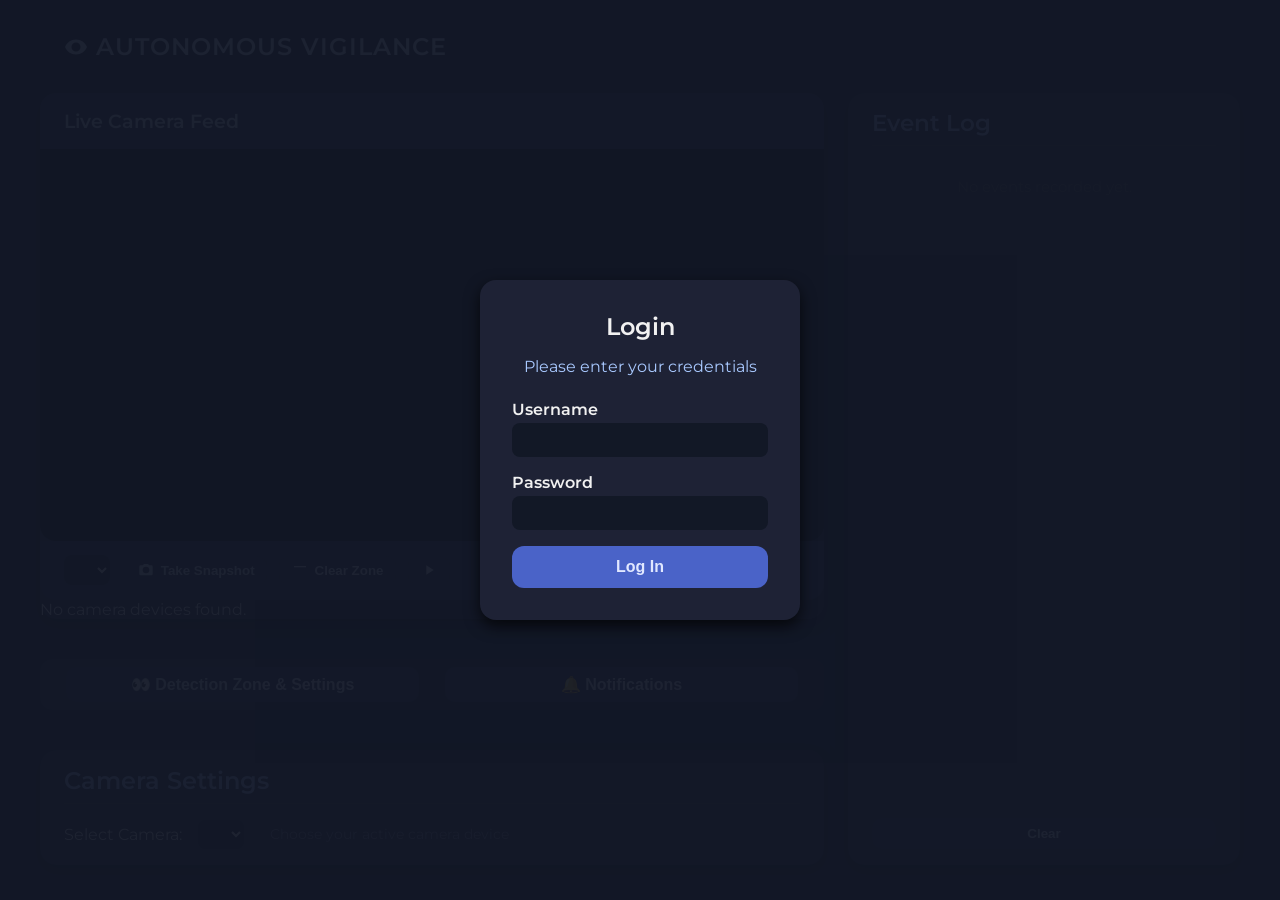
<file: Autonomous_Vigilance-main/Autonomous Vigilance- Prototype 2.html>
<!DOCTYPE html>
<html lang="en">
<head>
<meta charset="UTF-8" />
<meta name="viewport" content="width=device-width, initial-scale=1" />
<title>Autonomous Vigilance Dashboard</title>
<style>
  @import url('https://fonts.googleapis.com/css2?family=Montserrat:wght@300;600&display=swap');

  * {
    box-sizing: border-box;
  }

  body {
    margin: 0;
    font-family: 'Montserrat', sans-serif;
    background: #121826;
    color: #f1f1f1;
    min-height: 100vh;
    display: flex;
    flex-direction: column;
    align-items: center;
    padding: 1rem;
  }

  header {
    width: 100%;
    max-width: 1200px;
    background: transparent;
    padding: 1rem 1.5rem;
    font-weight: 600;
    font-size: 1.5rem;
    letter-spacing: 1px;
    color: #d6e3ff;
    text-align: left;
    user-select: none;
    display: flex;
    align-items: center;
    gap: 0.5rem;
    margin-bottom: 1rem;
  }

  header svg {
    width: 24px;
    height: 24px;
    fill: #d6e3ff;
  }

  #container {
    width: 100%;
    max-width: 1200px;
    display: grid;
    grid-template-columns: 2fr 1fr;
    gap: 1.5rem;
  }

  /* Left side: video and settings stacked vertically */
  #leftPanel {
    display: flex;
    flex-direction: column;
    gap: 1.5rem;
  }

  /* Video Section */
  #videoSection {
    background: #1e2235;
    border-radius: 16px;
    box-shadow: 0 6px 15px rgba(0,0,0,0.7);
    padding: 0;
    position: relative;
    user-select: none;
  }

  #videoHeader {
    background: #2a2f4a;
    padding: 1rem 1.5rem;
    font-weight: 600;
    font-size: 1.2rem;
    color: #d6e3ff;
    border-top-left-radius: 16px;
    border-top-right-radius: 16px;
    display: flex;
    justify-content: space-between;
    align-items: center;
  }

  #videoHeader .buttons {
    display: flex;
    gap: 0.75rem;
  }

  button.iconButton {
    background: #2a2f4a;
    border: none;
    border-radius: 10px;
    padding: 0.4rem 0.8rem;
    color: #e1e8ff;
    font-weight: 600;
    cursor: pointer;
    display: flex;
    align-items: center;
    gap: 0.4rem;
    transition: background 0.3s ease;
  }

  button.iconButton:hover {
    background: #3a3f5a;
  }

  button.iconButton svg {
    width: 16px;
    height: 16px;
    fill: #e1e8ff;
  }

  video {
    display: block;
    width: 100%;
    height: auto;
    background: black;
    border-bottom-left-radius: 16px;
    border-bottom-right-radius: 16px;
  }

  #overlayCanvas {
    position: absolute;
    top: 48px; /* height of videoHeader */
    left: 0;
    width: 100%;
    height: auto;
    z-index: 2;
    cursor: crosshair;
    user-select: none;
    border-bottom-left-radius: 16px;
    border-bottom-right-radius: 16px;
  }

  #controls {
    background: #2a2f4a;
    padding: 0.9rem 1.5rem;
    display: flex;
    justify-content: flex-start;
    align-items: center;
    gap: 1rem;
    color: #a9c9ff;
    border-bottom-left-radius: 16px;
    border-bottom-right-radius: 16px;
  }

  select, option {
    background: #121826;
    border: none;
    border-radius: 8px;
    padding: 0.4rem 0.8rem;
    color: #f1f1f1;
    font-weight: 600;
  }

  .buttons {
    display: flex;
    flex-direction: row;
    align-items: center;
    gap: 0.75rem;
  }

  /* Settings tab buttons */
  #subSettingsBar {
    display: flex;
    justify-content: space-evenly;
    background: #1e2235;
    border-radius: 12px;
    padding: 0.5rem 0;
    margin: 1rem 0;
  }

  #subSettingsBar button {
    background: #2a2f4a;
    border: none;
    border-radius: 10px;
    padding: 0.5rem 1.5rem;
    color: #e1e8ff;
    font-weight: 600;
    cursor: pointer;
    width: 45%;
    display: flex;
    align-items: center;
    justify-content: center;
    gap: 0.5rem;
    font-size: 1rem;
    transition: background-color 0.3s ease, box-shadow 0.3s ease;
  }

  #subSettingsBar button.active {
    background-color: #4a63c8;
    box-shadow: 0 0 12px #4a63c8;
  }

  #subSettingsBar button:hover {
    background-color: #3a4a99;
  }

  #subSettingsBar button svg {
    width: 18px;
    height: 18px;
    fill: #e1e8ff;
  }

  /* Settings sections stacked vertically */
  section.settingsSection {
    background: #1e2235;
    border-radius: 16px;
    box-shadow: 0 6px 15px rgba(0,0,0,0.7);
    padding: 1rem 1.5rem;
    user-select: none;
    transition: opacity 0.4s ease, max-height 0.4s ease;
    overflow: hidden;
  }

  section.settingsSection[style*="display: none"] {
    opacity: 0;
    max-height: 0;
    padding: 0 1.5rem;
  }

  section.settingsSection[style*="display: block"] {
    opacity: 1;
    max-height: 1000px;
    padding: 1rem 1.5rem;
  }

  section.settingsSection h2 {
    margin-top: 0;
    margin-bottom: 1rem;
    font-weight: 600;
    color: #a9c9ff;
    border-bottom: 1px solid #3a3a3a;
    padding-bottom: 0.5rem;
  }

  /* Camera Settings */
  #cameraSettingsControls {
    display: flex;
    align-items: center;
    gap: 1rem;
  }

  /* Detection Zones */
  #detectionZones label {
    display: flex;
    align-items: center;
    gap: 0.5rem;
    font-weight: 600;
    cursor: pointer;
  }

  /* Moved buttons below video */
  .movedButtons {
    position: absolute;
    bottom: 12px;
    right: 12px;
    background: #2a2f4a;
    border-radius: 12px;
    padding: 0.5rem 1rem;
    display: flex;
    gap: 0.75rem;
    box-shadow: 0 4px 10px rgba(0,0,0,0.6);
    user-select: none;
  }

  #detectionZones input[type="checkbox"] {
    width: 18px;
    height: 18px;
  }

  #detectionZones input[type="range"] {
    width: 100%;
  }

  /* Notifications */
  #notifications label {
    display: flex;
    align-items: center;
    gap: 0.5rem;
    font-weight: 600;
    cursor: pointer;
  }

  #notifications input[type="checkbox"] {
    width: 18px;
    height: 18px;
  }

  #notifications textarea {
    background: #121826;
    border: none;
    border-radius: 12px;
    padding: 0.75rem 1rem;
    font-weight: 600;
    font-family: 'Montserrat', sans-serif;
    resize: vertical;
    min-height: 80px;
    color: #f1f1f1;
    width: 100%;
    margin-top: 0.3rem;
  }

  #notifications small.description {
    color: #7d7d9a;
    margin-top: 0.3rem;
    display: block;
  }

  /* Right Panel: Event Log */
  #eventLog {
    background: #1e2235;
    border-radius: 16px;
    box-shadow: 0 6px 15px rgba(0,0,0,0.7);
    padding: 1rem 1.5rem;
    font-size: 0.95rem;
    color: #adc6ff;
    display: flex;
    flex-direction: column;
  }

  #eventLog h2 {
    margin-top: 0;
    margin-bottom: 1rem;
    font-weight: 600;
    color: #a9c9ff;
    border-bottom: 1px solid #3a3a3a;
    padding-bottom: 0.5rem;
    user-select: none;
  }

  #events {
    flex: 1;
    overflow-y: auto;
  }

  .event-entry {
    padding: 0.3rem 0.5rem;
    border-bottom: 1px solid #2d4b8a;
    font-size: 0.9rem;
  }

  .event-timestamp {
    font-size: 0.75rem;
    color: #8ca3ff;
    margin-right: 0.8rem;
    user-select: text;
  }

  /* Scrollbar */
  #events::-webkit-scrollbar {
    width: 8px;
  }
  #events::-webkit-scrollbar-thumb {
    background-color: #4169e1;
    border-radius: 4px;
  }

  @media (max-width: 1100px) {
    #container {
      grid-template-columns: 1fr;
    }
    #eventLog {
      width: 100%;
      margin-top: 1rem;
    }
  }

  @media (max-width: 600px) {
    #subSettingsBar {
      flex-direction: column;
      gap: 0.5rem;
    }
    #subSettingsBar button {
      width: 100% !important;
      font-size: 1rem;
    }
  }
</style>
</head>
<body>
<!-- Login Modal -->
<div id="loginModal" aria-modal="true" role="dialog" aria-labelledby="loginTitle" aria-describedby="loginDesc" style="position: fixed; inset: 0; background: rgba(18, 24, 38, 0.95); display: flex; justify-content: center; align-items: center; z-index: 9999;">
  <div style="background: #1e2235; padding: 2rem; border-radius: 16px; box-shadow: 0 6px 15px rgba(0,0,0,0.7); width: 320px; font-family: 'Montserrat', sans-serif; color: #f1f1f1;">
    <h2 id="loginTitle" style="margin-top: 0; margin-bottom: 1rem; font-weight: 600; text-align: center;">Login</h2>
    <p id="loginDesc" style="margin-bottom: 1.5rem; text-align: center; color: #a9c9ff;">Please enter your credentials</p>
    <form id="loginForm" novalidate>
      <label for="username" style="display: block; font-weight: 600; margin-bottom: 0.25rem;">Username</label>
      <input type="text" id="username" name="username" autocomplete="username" required style="width: 100%; padding: 0.5rem; border-radius: 8px; border: none; margin-bottom: 1rem; font-size: 1rem; background: #121826; color: #f1f1f1;" />
      <label for="password" style="display: block; font-weight: 600; margin-bottom: 0.25rem;">Password</label>
      <input type="password" id="password" name="password" autocomplete="current-password" required style="width: 100%; padding: 0.5rem; border-radius: 8px; border: none; margin-bottom: 1rem; font-size: 1rem; background: #121826; color: #f1f1f1;" />
      <div id="loginError" role="alert" style="color: #ff6347; font-weight: 600; margin-bottom: 1rem; display: none; text-align: center;">Invalid username or password.</div>
      <button type="submit" style="width: 100%; padding: 0.75rem; border-radius: 12px; border: none; background-color: #4a63c8; color: #e1e8ff; font-weight: 600; font-size: 1rem; cursor: pointer; transition: background-color 0.3s ease;">Log In</button>
    </form>
  </div>
</div>

<header aria-label="Autonomous Vigilance">
  <svg aria-hidden="true" focusable="false" viewBox="0 0 24 24"><path d="M12 4.5C7 4.5 2.73 7.61 1 12c1.73 4.39 6 7.5 11 7.5s9.27-3.11 11-7.5c-1.73-4.39-6-7.5-11-7.5zm0 12a4.5 4.5 0 1 1 0-9 4.5 4.5 0 0 1 0 9z"/></svg>
  AUTONOMOUS VIGILANCE
</header>

<div id="container">
  <div id="leftPanel">
    <section id="videoSection" aria-label="Live Camera Feed">
      <div id="videoHeader">
        Live Camera Feed
      </div>
      <video id="webcamVideo" autoplay muted playsinline></video>
      <canvas id="overlayCanvas"></canvas>
      <div id="controls">
        <select id="cameraSelect" aria-label="Select Camera" title="Select Camera"></select>
        <div class="buttons">
          <button id="snapshotBtn" class="iconButton" aria-label="Take Snapshot" title="Take Snapshot">
            <svg viewBox="0 0 24 24"><path d="M20 5h-3.17l-1.84-2H8.99L7.15 5H4a2 2 0 0 0-2 2v11a2 2 0 0 0 2 2h16a2 2 0 0 0 2-2V7a2 2 0 0 0-2-2zM12 17a5 5 0 1 1 0-10 5 5 0 0 1 0 10z"/></svg>
            Take Snapshot
          </button>
          <button id="clearZoneBtn" class="iconButton" aria-label="Clear Zone" title="Clear Zone">
            <svg viewBox="0 0 24 24"><path d="M3 6h18v2H3z"/></svg>
            Clear Zone
          </button>
          <button id="playBtn" class="iconButton" aria-label="Play" title="Play">
            <svg viewBox="0 0 24 24"><path d="M8 5v14l11-7z"/></svg>
          </button>
        </div>
      </div>
      <div id="alerts" aria-live="assertive" aria-atomic="true" aria-relevant="all"></div>
    </section>

    <div id="subSettingsBar" role="tablist" aria-label="Settings Tabs">
      <button id="btnDetectionZones" title="Show or hide Detection Zones & Settings" aria-selected="false" role="tab" aria-controls="detectionZones" class="tabButton">&#128064; Detection Zone & Settings</button>
      <button id="btnNotifications" title="Show or hide Notifications" aria-selected="false" role="tab" aria-controls="notifications" class="tabButton">&#128276; Notifications</button>
    </div>

    <section id="cameraSettings" class="settingsSection" aria-label="Camera Settings" role="tabpanel" tabindex="0" style="display: block;">
      <h2>Camera Settings</h2>
      <div id="cameraSettingsControls">
        <label for="cameraSelect">Select Camera:</label>
        <select id="cameraSelectSettings" aria-describedby="cameraSelectDesc"></select>
        <div id="cameraSelectDesc" style="font-size:0.9rem; color:#7d7d9a; margin-left:10px;">Choose your active camera device</div>
      </div>
    </section>

    <section id="detectionZones" class="settingsSection" aria-label="Detection Zones and Settings" role="tabpanel" tabindex="0" style="display: none;">
      <h2>Detection Zones & Settings</h2>
      <label title="Enable or disable Motion Detection Alerts">
        <input type="checkbox" id="motionEnable" checked /> Enable Motion-based Alerts
      </label>
      <label for="sensitivity" title="Adjust motion detection sensitivity">
        Motion Sensitivity:
      </label>
      <input type="range" id="sensitivity" min="1" max="100" value="20" aria-valuemin="1" aria-valuemax="100" aria-valuenow="20" />
    </section>

    <section id="notifications" class="settingsSection" aria-label="Notification Settings" role="tabpanel" tabindex="0" style="display: none;">
      <h2>Notifications</h2>
      <label title="Toggle email notifications">
        <input type="checkbox" id="emailToggle" checked /> Email Notifications
      </label>
      <label for="emailReceivers" title="Comma separated list of email recipients">
        Email Receivers:
      </label>
      <textarea id="emailReceivers" placeholder="example1@mail.com, example2@mail.com"></textarea>

      <label title="Toggle MQTT notifications">
        <input type="checkbox" id="mqttToggle" /> MQTT Notifications
      </label>
      <small class="description">
        MQTT notifications will send alerts to your smart home system.
      </small>
    </section>
  </div>

  <section id="eventLog" aria-label="Event Log">
    <h2>Event Log</h2>
    <div id="events">
      <p style="text-align:center; color:#555;">No events recorded yet.</p>
    </div>
    <button id="clearEventsBtn" aria-label="Clear Event Log" title="Clear Event Log" style="margin-top: 1rem; background: #2a2f4a; border: none; border-radius: 10px; padding: 0.5rem 1rem; color: #e1e8ff; font-weight: 600; cursor: pointer;">Clear</button>
  </section>
</div>

<script>
  (() => {
    'use strict';

    // Login modal elements
    const loginModal = document.getElementById('loginModal');
    const loginForm = document.getElementById('loginForm');
    const loginError = document.getElementById('loginError');

    // Disable page scrolling and interaction until login
    document.body.style.overflow = 'hidden';

    loginForm.addEventListener('submit', (e) => {
      e.preventDefault();
      const username = loginForm.username.value.trim();
      const password = loginForm.password.value;

      if (username === 'admin' && password === 'secret') {
        // Successful login
        loginError.style.display = 'none';
        loginModal.style.display = 'none';
        document.body.style.overflow = '';
      } else {
        // Failed login
        loginError.style.display = 'block';
      }
    });

    const video = document.getElementById('webcamVideo');
    const controlsCameraSelect = document.getElementById('cameraSelect');
    const cameraSelectSettings = document.getElementById('cameraSelectSettings');
    const snapshotBtn = document.getElementById('snapshotBtn');
    const clearZoneBtn = document.getElementById('clearZoneBtn');
    const playBtn = document.getElementById('playBtn');
    const alerts = document.getElementById('alerts');
    const overlayCanvas = document.getElementById('overlayCanvas');
    const overlayCtx = overlayCanvas.getContext('2d');
    const eventsDiv = document.getElementById('events');
    const clearEventsBtn = document.getElementById('clearEventsBtn');

    // Settings inputs
    const motionEnable = document.getElementById('motionEnable');
    const sensitivity = document.getElementById('sensitivity');
    const emailToggle = document.getElementById('emailToggle');
    const emailReceivers = document.getElementById('emailReceivers');
    const mqttToggle = document.getElementById('mqttToggle');

    // Sync camera selects
    function syncCameraSelects(selectedId = null) {
      if (selectedId === null) selectedId = controlsCameraSelect.value;
      controlsCameraSelect.value = selectedId;
      cameraSelectSettings.value = selectedId;
    }

    // Video and detection variables
    let currentStream = null;
    let motionThreshold = 20;
    let motionCooldown = false;
    let motionCooldownTimeout = 3000;

    let detectionZone = null;
    let isDrawing = false;
    let drawStartX = 0;
    let drawStartY = 0;

    let videoWidth = 0;
    let videoHeight = 0;

    let motionDetectionStarted = false;
    let lastFrameData = null;
    let canvas1, canvas2, ctx1, ctx2;

    // Notifications helper
    function addEvent(message) {
      if (eventsDiv.querySelector('p')) {
        eventsDiv.innerHTML = '';
      }
      const eventTime = new Date().toLocaleTimeString();
      const div = document.createElement('div');
      div.className = 'event-entry';
      div.innerHTML = `<span class="event-timestamp">[${eventTime}]</span>${message}`;
      eventsDiv.insertBefore(div, eventsDiv.firstChild);
      while (eventsDiv.childNodes.length > 50) {
        eventsDiv.removeChild(eventsDiv.lastChild);
      }
    }

    // Initialize cameras
    async function initCameraDevices() {
      try {
        const devices = await navigator.mediaDevices.enumerateDevices();
        const videoDevices = devices.filter(d => d.kind === 'videoinput');
        controlsCameraSelect.innerHTML = '';
        cameraSelectSettings.innerHTML = '';
        videoDevices.forEach((device, i) => {
          const opt1 = document.createElement('option');
          opt1.value = device.deviceId;
          opt1.textContent = device.label || `Camera ${i + 1}`;
          controlsCameraSelect.appendChild(opt1);

          const opt2 = document.createElement('option');
          opt2.value = device.deviceId;
          opt2.textContent = device.label || `Camera ${i + 1}`;
          cameraSelectSettings.appendChild(opt2);
        });
        if (videoDevices.length > 0) {
          syncCameraSelects(videoDevices[0].deviceId);
          startWebcam(videoDevices[0].deviceId);
          addEvent(`${videoDevices.length} cameras loaded.`);
        } else {
          alerts.textContent = 'No camera devices found.';
        }
      } catch (error) {
        console.error(error);
        alerts.textContent = 'Error accessing camera devices.';
      }
    }

    // Events on camera select changes
    controlsCameraSelect.addEventListener('change', e => {
      syncCameraSelects(e.target.value);
      startWebcam(e.target.value);
      addEvent(`Camera changed to: ${e.target.selectedOptions[0].textContent}`);
    });
    cameraSelectSettings.addEventListener('change', e => {
      syncCameraSelects(e.target.value);
      startWebcam(e.target.value);
      addEvent(`Camera changed to: ${e.target.selectedOptions[0].textContent}`);
    });

    // Start webcam feed
    async function startWebcam(deviceId = null) {
      stopCurrentStream();
      try {
        const constraints = {
          video: deviceId ? { deviceId: { exact: deviceId } } : true,
          audio: false,
        };
        currentStream = await navigator.mediaDevices.getUserMedia(constraints);
        video.srcObject = currentStream;

        video.onloadedmetadata = () => {
          videoWidth = video.videoWidth;
          videoHeight = video.videoHeight;
          resizeOverlayCanvas();
          clearDetectionZone();
        };

        if (!motionDetectionStarted) {
          startMotionDetection();
        }
      } catch (err) {
        console.error(err);
        alerts.textContent = 'Unable to access webcam.';
      }
    }

    function stopCurrentStream() {
      if (currentStream) {
        currentStream.getTracks().forEach(track => track.stop());
        currentStream = null;
      }
    }

    // Resize overlay canvas to video displayed size
    function resizeOverlayCanvas() {
      if (videoWidth === 0) return;
      const rect = video.getBoundingClientRect();
      overlayCanvas.width = rect.width;
      overlayCanvas.height = rect.height;
      overlayCanvas.style.top = video.offsetTop + 'px';
      overlayCanvas.style.left = video.offsetLeft + 'px';
      drawDetectionZone();
    }

    window.addEventListener('resize', () => {
      if (videoWidth && videoHeight) {
        resizeOverlayCanvas();
      }
    });

    // Get mouse position on overlay canvas
    function getMousePos(canvas, evt) {
      const rect = canvas.getBoundingClientRect();
      return {
        x: evt.clientX - rect.left,
        y: evt.clientY - rect.top
      };
    }

    // Detection zone drawing events
    overlayCanvas.addEventListener('mousedown', (evt) => {
      isDrawing = true;
      const pos = getMousePos(overlayCanvas, evt);
      drawStartX = pos.x;
      drawStartY = pos.y;
      detectionZone = null;
      drawDetectionZone();
    });

    overlayCanvas.addEventListener('mousemove', (evt) => {
      if (!isDrawing) return;
      const pos = getMousePos(overlayCanvas, evt);
      const x = Math.min(drawStartX, pos.x);
      const y = Math.min(drawStartY, pos.y);
      const width = Math.abs(pos.x - drawStartX);
      const height = Math.abs(pos.y - drawStartY);
      detectionZone = { x, y, width, height };
      drawDetectionZone();
    });

    overlayCanvas.addEventListener('mouseup', () => {
      if (!isDrawing) return;
      isDrawing = false;
      if (detectionZone && detectionZone.width < 10 && detectionZone.height < 10) {
        detectionZone = null;
      }
      drawDetectionZone();
    });

    overlayCanvas.addEventListener('mouseout', () => {
      if (!isDrawing) return;
      isDrawing = false;
      drawDetectionZone();
    });

    function drawDetectionZone() {
      overlayCtx.clearRect(0, 0, overlayCanvas.width, overlayCanvas.height);
      if (!detectionZone) return;
      overlayCtx.strokeStyle = 'rgba(255, 69, 0, 0.9)';
      overlayCtx.lineWidth = 3;
      overlayCtx.fillStyle = 'rgba(255, 69, 0, 0.2)';
      overlayCtx.setLineDash([8, 8]);
      overlayCtx.strokeRect(detectionZone.x, detectionZone.y, detectionZone.width, detectionZone.height);
      overlayCtx.fillRect(detectionZone.x, detectionZone.y, detectionZone.width, detectionZone.height);
      overlayCtx.setLineDash([]);
    }

    clearZoneBtn.addEventListener('click', () => {
      detectionZone = null;
      drawDetectionZone();
      addEvent('Detection zone cleared. Motion detection applies to full video frame.');
    });

    // Take snapshot
    snapshotBtn.addEventListener('click', () => {
      if (!currentStream) return;
      const canvas = document.createElement('canvas');
      canvas.width = video.videoWidth;
      canvas.height = video.videoHeight;
      const ctx = canvas.getContext('2d');
      ctx.drawImage(video, 0, 0, canvas.width, canvas.height);
      const imgUrl = canvas.toDataURL('image/png');

      const a = document.createElement('a');
      a.href = imgUrl;
      a.download = `snapshot_${new Date().toISOString().replace(/[:.]/g, '-')}.png`;
      document.body.appendChild(a);
      a.click();
      document.body.removeChild(a);

      addEvent(`Snapshot taken at ${new Date().toLocaleTimeString()}`);
    });

    let mediaRecorder = null;
    let recordedChunks = [];
    let isRecording = false;

    playBtn.addEventListener('click', () => {
      if (!currentStream) {
        addEvent('No active webcam stream to record.');
        return;
      }
      if (!isRecording) {
        recordedChunks = [];
        try {
          mediaRecorder = new MediaRecorder(currentStream, { mimeType: 'video/webm' });
        } catch (e) {
          addEvent('MediaRecorder not supported or error: ' + e.message);
          return;
        }
        mediaRecorder.ondataavailable = (event) => {
          if (event.data.size > 0) {
            recordedChunks.push(event.data);
          }
        };
        mediaRecorder.onstop = () => {
          const blob = new Blob(recordedChunks, { type: 'video/webm' });
          const url = URL.createObjectURL(blob);
          const a = document.createElement('a');
          a.style.display = 'none';
          a.href = url;
          a.download = `recording_${new Date().toISOString().replace(/[:.]/g, '-')}.webm`;
          document.body.appendChild(a);
          a.click();
          setTimeout(() => {
            document.body.removeChild(a);
            URL.revokeObjectURL(url);
          }, 100);
          addEvent(`Recording saved at ${new Date().toLocaleTimeString()}`);
        };
        mediaRecorder.start();
        isRecording = true;
        addEvent('Recording started.');
      } else {
        mediaRecorder.stop();
        isRecording = false;
        addEvent('Recording stopped.');
      }
    });

    // Motion detection logic
    function startMotionDetection() {
      canvas1 = document.createElement('canvas');
      canvas2 = document.createElement('canvas');
      ctx1 = canvas1.getContext('2d');
      ctx2 = canvas2.getContext('2d');

      motionDetectionStarted = true;
      requestAnimationFrame(motionLoop);
    }

    function motionLoop() {
      if (!currentStream) {
        requestAnimationFrame(motionLoop);
        return;
      }
      const width = video.videoWidth;
      const height = video.videoHeight;
      if (width === 0 || height === 0) {
        requestAnimationFrame(motionLoop);
        return;
      }
      canvas1.width = width;
      canvas1.height = height;
      canvas2.width = width;
      canvas2.height = height;

      ctx1.drawImage(video, 0, 0, width, height);
      const currentFrame = ctx1.getImageData(0, 0, width, height);

      if (lastFrameData) {
        ctx2.putImageData(lastFrameData, 0, 0);
        const prevFrame = lastFrameData;
        let diff = 0;

        let scaleX = width / overlayCanvas.width;
        let scaleY = height / overlayCanvas.height;

        let checkX = 0, checkY = 0, checkWidth = width, checkHeight = height;

        if (detectionZone) {
          checkX = Math.floor(detectionZone.x * scaleX);
          checkY = Math.floor(detectionZone.y * scaleY);
          checkWidth = Math.floor(detectionZone.width * scaleX);
          checkHeight = Math.floor(detectionZone.height * scaleY);

          checkX = Math.max(0, Math.min(checkX, width-1));
          checkY = Math.max(0, Math.min(checkY, height-1));
          if (checkX + checkWidth > width) checkWidth = width - checkX;
          if (checkY + checkHeight > height) checkHeight = height - checkY;
        }

        for (let y = checkY; y < checkY + checkHeight; y++) {
          let rowIndex = y * width * 4;
          for (let x = checkX; x < checkX + checkWidth; x++) {
            const idx = rowIndex + x * 4;
            const rDiff = Math.abs(currentFrame.data[idx] - prevFrame.data[idx]);
            const gDiff = Math.abs(currentFrame.data[idx + 1] - prevFrame.data[idx + 1]);
            const bDiff = Math.abs(currentFrame.data[idx + 2] - prevFrame.data[idx + 2]);
            diff += rDiff + gDiff + bDiff;
            if (diff > motionThreshold * checkWidth * checkHeight) {
              if (!motionCooldown) {
                onMotionDetected();
                motionCooldown = true;
                setTimeout(() => motionCooldown = false, motionCooldownTimeout);
              }
              y = checkY + checkHeight;
              break;
            }
          }
        }
      }

      lastFrameData = currentFrame;
      requestAnimationFrame(motionLoop);
    }

    function onMotionDetected() {
      if (!motionEnable.checked) return;
      // Removed alert popup, only add event log entry
      addEvent(`Motion detected at ${new Date().toLocaleTimeString()}`);
    }

    window.onload = () => {
      initCameraDevices();
    };
  })();

  // Tab switching logic for settings sections
  (() => {
    const btnDetectionZones = document.getElementById('btnDetectionZones');
    const btnNotifications = document.getElementById('btnNotifications');
    const detectionZones = document.getElementById('detectionZones');
    const notifications = document.getElementById('notifications');

    function hideAll() {
      detectionZones.style.display = 'none';
      notifications.style.display = 'none';
      btnDetectionZones.classList.remove('active');
      btnNotifications.classList.remove('active');
      btnDetectionZones.setAttribute('aria-selected', 'false');
      btnNotifications.setAttribute('aria-selected', 'false');
    }

    btnDetectionZones.addEventListener('click', () => {
      if (detectionZones.style.display === 'none') {
        hideAll();
        detectionZones.style.display = 'block';
        btnDetectionZones.classList.add('active');
        btnDetectionZones.setAttribute('aria-selected', 'true');
      } else {
        hideAll();
      }
    });

    btnNotifications.addEventListener('click', () => {
      if (notifications.style.display === 'none') {
        hideAll();
        notifications.style.display = 'block';
        btnNotifications.classList.add('active');
        btnNotifications.setAttribute('aria-selected', 'true');
      } else {
        hideAll();
      }
    });

    // Initialize with camera settings visible
    document.getElementById('cameraSettings').style.display = 'block';
    hideAll();
  })();

  // Clear event log button
  document.getElementById('clearEventsBtn').addEventListener('click', () => {
    const eventsDiv = document.getElementById('events');
    eventsDiv.innerHTML = '<p style="text-align:center; color:#555;">No events recorded yet.</p>';
  });
</script>
</body>
</html>
</file>
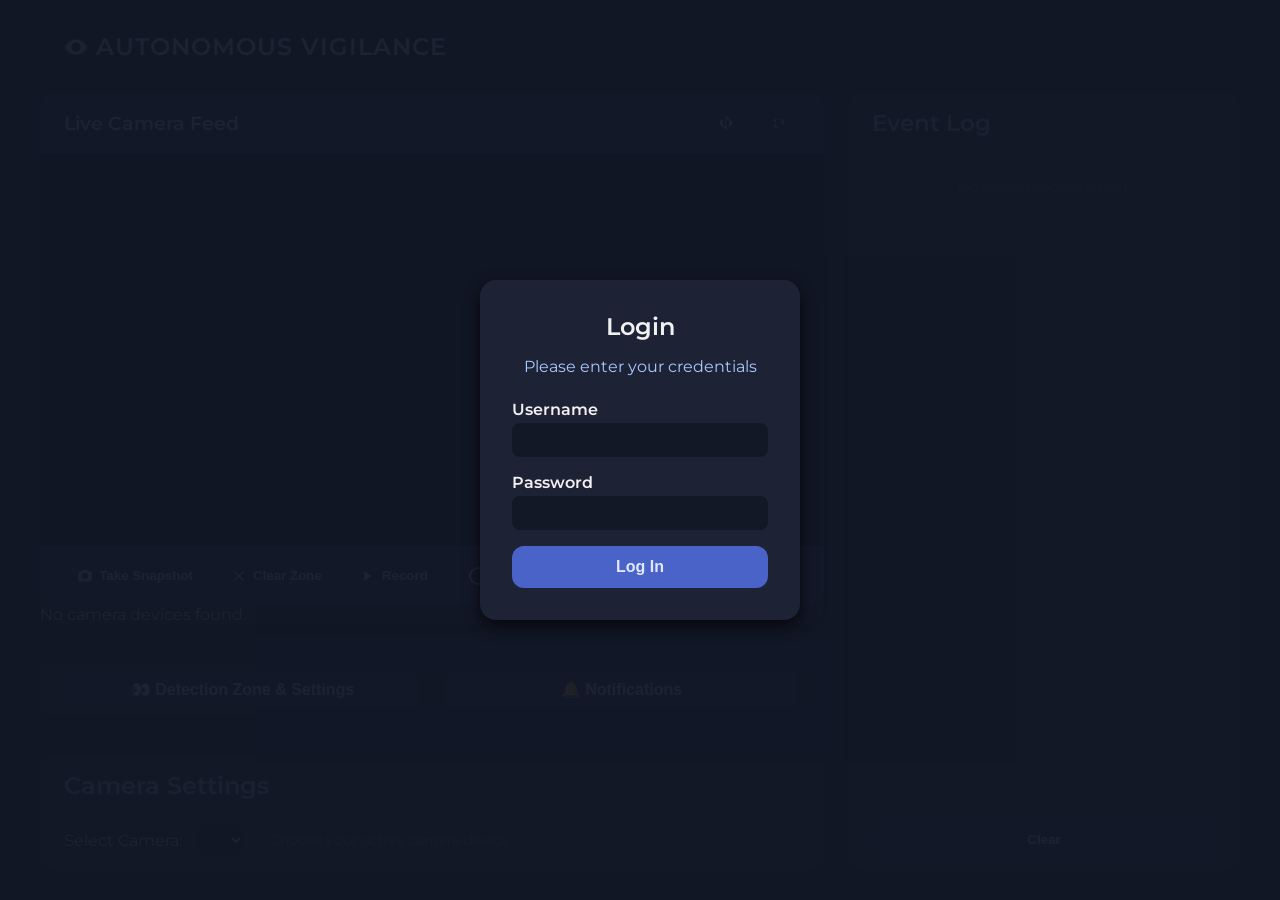
<file: Autonomous_Vigilance-main/Autonomous Vigilance- Prototype 5.html>
<!DOCTYPE html>
<html lang="en">
<head>
<meta charset="UTF-8" />
<meta name="viewport" content="width=device-width, initial-scale=1" />
<title>Autonomous Vigilance Dashboard</title>
<style>
  @import url('https://fonts.googleapis.com/css2?family=Montserrat:wght@300;600&display=swap');

  * {
    box-sizing: border-box;
  }

  body {
    margin: 0;
    font-family: 'Montserrat', sans-serif;
    background: #121826;
    color: #f1f1f1;
    min-height: 100vh;
    display: flex;
    flex-direction: column;
    align-items: center;
    padding: 1rem;
  }

  header {
    width: 100%;
    max-width: 1200px;
    background: transparent;
    padding: 1rem 1.5rem;
    font-weight: 600;
    font-size: 1.5rem;
    letter-spacing: 1px;
    color: #d6e3ff;
    text-align: left;
    user-select: none;
    display: flex;
    align-items: center;
    gap: 0.5rem;
    margin-bottom: 1rem;
  }

  header svg {
    width: 24px;
    height: 24px;
    fill: #d6e3ff;
  }

  #container {
    width: 100%;
    max-width: 1200px;
    display: grid;
    grid-template-columns: 2fr 1fr;
    gap: 1.5rem;
  }

  /* Left side: video and settings stacked vertically */
  #leftPanel {
    display: flex;
    flex-direction: column;
    gap: 1.5rem;
  }

  /* Video Section */
  #videoSection {
    background: #1e2235;
    border-radius: 16px;
    box-shadow: 0 6px 15px rgba(0,0,0,0.7);
    padding: 0;
    position: relative;
    user-select: none;
  }

  #videoHeader {
    background: #2a2f4a;
    padding: 1rem 1.5rem;
    font-weight: 600;
    font-size: 1.2rem;
    color: #d6e3ff;
    border-top-left-radius: 16px;
    border-top-right-radius: 16px;
    display: flex;
    justify-content: space-between;
    align-items: center;
  }

  #videoHeader .buttons {
    display: flex;
    gap: 0.3rem;
  }

  button.iconButton {
    background: #2a2f4a;
    border: none;
    border-radius: 10px;
    padding: 0.4rem 0.8rem;
    color: #e1e8ff;
    font-weight: 600;
    cursor: pointer;
    display: flex;
    align-items: center;
    gap: 0.4rem;
    transition: background 0.3s ease;
  }

  button.iconButton:hover {
    background: #3a3f5a;
  }

  button.iconButton svg {
    width: 16px;
    height: 16px;
    fill: #e1e8ff;
  }

  video {
    display: block;
    width: 100%;
    height: auto;
    background: black;
    border-bottom-left-radius: 16px;
    border-bottom-right-radius: 16px;
    object-fit: contain;
  }

  /* Fullscreen styles */
  #videoSection:-webkit-full-screen {
    width: 100vw !important;
    height: 100vh !important;
    border-radius: 0 !important;
    display: flex !important;
    flex-direction: column !important;
  }
  #videoSection:-moz-full-screen {
    width: 100vw !important;
    height: 100vh !important;
    border-radius: 0 !important;
    display: flex !important;
    flex-direction: column !important;
  }
  #videoSection:-ms-fullscreen {
    width: 100vw !important;
    height: 100vh !important;
    border-radius: 0 !important;
    display: flex !important;
    flex-direction: column !important;
  }
  #videoSection:fullscreen {
    width: 100vw !important;
    height: 100vh !important;
    border-radius: 0 !important;
    display: flex !important;
    flex-direction: column !important;
  }

  #videoSection > #videoHeader {
    flex: 0 0 auto;
  }

  #videoSection > video {
    flex: 1 1 auto !important;
    width: 100% !important;
    height: auto !important;
    max-height: 100% !important;
    border-radius: 0 !important;
    object-fit: contain !important;
  }

  #videoSection > #overlayCanvas {
    position: absolute !important;
    top: 48px !important; /* height of videoHeader */
    left: 0 !important;
    width: 100% !important;
    height: auto !important;
    z-index: 2 !important;
    cursor: crosshair !important;
    user-select: none !important;
    border-radius: 0 !important;
  }

  #videoSection > #controls {
    flex: 0 0 auto;
  }

  #overlayCanvas {
    position: absolute;
    top: 48px; /* height of videoHeader */
    left: 0;
    width: 100%;
    height: auto;
    z-index: 2;
    cursor: crosshair;
    user-select: none;
    border-bottom-left-radius: 16px;
    border-bottom-right-radius: 16px;
  }

  #controls {
    background: #2a2f4a;
    padding: 0.9rem 1.5rem;
    display: flex;
    justify-content: flex-start;
    align-items: center;
    gap: 1rem;
    color: #a9c9ff;
    border-bottom-left-radius: 16px;
    border-bottom-right-radius: 16px;
  }

  select, option {
    background: #121826;
    border: none;
    border-radius: 8px;
    padding: 0.4rem 0.8rem;
    color: #f1f1f1;
    font-weight: 600;
  }

  .buttons {
    display: flex;
    flex-direction: row;
    align-items: center;
    gap: 0.75rem;
  }

  /* Settings tab buttons */
  #subSettingsBar {
    display: flex;
    justify-content: space-evenly;
    background: #1e2235;
    border-radius: 12px;
    padding: 0.5rem 0;
    margin: 1rem 0;
  }

  #subSettingsBar button {
    background: #2a2f4a;
    border: none;
    border-radius: 10px;
    padding: 0.5rem 1.5rem;
    color: #e1e8ff;
    font-weight: 600;
    cursor: pointer;
    width: 45%;
    display: flex;
    align-items: center;
    justify-content: center;
    gap: 0.5rem;
    font-size: 1rem;
    transition: background-color 0.3s ease, box-shadow 0.3s ease;
  }

  #subSettingsBar button.active {
    background-color: #4a63c8;
    box-shadow: 0 0 12px #4a63c8;
  }

  #subSettingsBar button:hover {
    background-color: #3a4a99;
  }

  #subSettingsBar button svg {
    width: 18px;
    height: 18px;
    fill: #e1e8ff;
  }

  /* Settings sections stacked vertically */
  section.settingsSection {
    background: #1e2235;
    border-radius: 16px;
    box-shadow: 0 6px 15px rgba(0,0,0,0.7);
    padding: 1rem 1.5rem;
    user-select: none;
    transition: opacity 0.4s ease, max-height 0.4s ease;
    overflow: hidden;
  }

  section.settingsSection[style*="display: none"] {
    opacity: 0;
    max-height: 0;
    padding: 0 1.5rem;
  }

  section.settingsSection[style*="display: block"] {
    opacity: 1;
    max-height: 1000px;
    padding: 1rem 1.5rem;
  }

  section.settingsSection h2 {
    margin-top: 0;
    margin-bottom: 1rem;
    font-weight: 600;
    color: #a9c9ff;
    border-bottom: 1px solid #3a3a3a;
    padding-bottom: 0.5rem;
  }

  /* Camera Settings */
  #cameraSettingsControls {
    display: flex;
    align-items: center;
    gap: 1rem;
  }

  /* Detection Zones */
  #detectionZones label {
    display: flex;
    align-items: center;
    gap: 0.5rem;
    font-weight: 600;
    cursor: pointer;
  }

  /* Moved buttons below video */
  .movedButtons {
    position: absolute;
    bottom: 12px;
    right: 12px;
    background: #2a2f4a;
    border-radius: 12px;
    padding: 0.5rem 1rem;
    display: flex;
    gap: 0.75rem;
    box-shadow: 0 4px 10px rgba(0,0,0,0.6);
    user-select: none;
  }

  #detectionZones input[type="checkbox"] {
    width: 18px;
    height: 18px;
  }

  #detectionZones input[type="range"] {
    width: 100%;
  }

  /* Notifications */
  #notifications label {
    display: flex;
    align-items: center;
    gap: 0.5rem;
    font-weight: 600;
    cursor: pointer;
  }

  #notifications input[type="checkbox"] {
    width: 18px;
    height: 18px;
  }

  #notifications textarea {
    background: #121826;
    border: none;
    border-radius: 12px;
    padding: 0.75rem 1rem;
    font-weight: 600;
    font-family: 'Montserrat', sans-serif;
    resize: vertical;
    min-height: 80px;
    color: #f1f1f1;
    width: 100%;
    margin-top: 0.3rem;
  }

  #notifications small.description {
    color: #7d7d9a;
    margin-top: 0.3rem;
    display: block;
  }

  /* Right Panel: Event Log */
  #eventLog {
    background: #1e2235;
    border-radius: 16px;
    box-shadow: 0 6px 15px rgba(0,0,0,0.7);
    padding: 1rem 1.5rem;
    font-size: 0.95rem;
    color: #adc6ff;
    display: flex;
    flex-direction: column;
  }

  #eventLog h2 {
    margin-top: 0;
    margin-bottom: 1rem;
    font-weight: 600;
    color: #a9c9ff;
    border-bottom: 1px solid #3a3a3a;
    padding-bottom: 0.5rem;
    user-select: none;
  }

  #events {
    flex: 1;
    overflow-y: auto;
  }

  .event-entry {
    padding: 0.3rem 0.5rem;
    border-bottom: 1px solid #2d4b8a;
    font-size: 0.9rem;
  }

  .event-timestamp {
    font-size: 0.75rem;
    color: #8ca3ff;
    margin-right: 0.8rem;
    user-select: text;
  }

  /* Scrollbar */
  #events::-webkit-scrollbar {
    width: 8px;
  }
  #events::-webkit-scrollbar-thumb {
    background-color: #4169e1;
    border-radius: 4px;
  }

  @media (max-width: 1100px) {
    #container {
      grid-template-columns: 1fr;
    }
    #eventLog {
      width: 100%;
      margin-top: 1rem;
    }
  }

  @media (max-width: 600px) {
    #subSettingsBar {
      flex-direction: column;
      gap: 0.5rem;
    }
    #subSettingsBar button {
      width: 100% !important;
      font-size: 1rem;
    }
  }
</style>
</head>
<body>
<!-- Login Modal -->
<div id="loginModal" aria-modal="true" role="dialog" aria-labelledby="loginTitle" aria-describedby="loginDesc" style="position: fixed; inset: 0; background: rgba(18, 24, 38, 0.95); display: flex; justify-content: center; align-items: center; z-index: 9999;">
  <div style="background: #1e2235; padding: 2rem; border-radius: 16px; box-shadow: 0 6px 15px rgba(0,0,0,0.7); width: 320px; font-family: 'Montserrat', sans-serif; color: #f1f1f1;">
    <h2 id="loginTitle" style="margin-top: 0; margin-bottom: 1rem; font-weight: 600; text-align: center;">Login</h2>
    <p id="loginDesc" style="margin-bottom: 1.5rem; text-align: center; color: #a9c9ff;">Please enter your credentials</p>
    <form id="loginForm" novalidate>
      <label for="username" style="display: block; font-weight: 600; margin-bottom: 0.25rem;">Username</label>
      <input type="text" id="username" name="username" autocomplete="username" required style="width: 100%; padding: 0.5rem; border-radius: 8px; border: none; margin-bottom: 1rem; font-size: 1rem; background: #121826; color: #f1f1f1;" />
      <label for="password" style="display: block; font-weight: 600; margin-bottom: 0.25rem;">Password</label>
      <input type="password" id="password" name="password" autocomplete="current-password" required style="width: 100%; padding: 0.5rem; border-radius: 8px; border: none; margin-bottom: 1rem; font-size: 1rem; background: #121826; color: #f1f1f1;" />
      <div id="loginError" role="alert" style="color: #ff6347; font-weight: 600; margin-bottom: 1rem; display: none; text-align: center;">Invalid username or password.</div>
      <button type="submit" style="width: 100%; padding: 0.75rem; border-radius: 12px; border: none; background-color: #4a63c8; color: #e1e8ff; font-weight: 600; font-size: 1rem; cursor: pointer; transition: background-color 0.3s ease;">Log In</button>
    </form>
  </div>
</div>

<header aria-label="Autonomous Vigilance">
  <svg aria-hidden="true" focusable="false" viewBox="0 0 24 24"><path d="M12 4.5C7 4.5 2.73 7.61 1 12c1.73 4.39 6 7.5 11 7.5s9.27-3.11 11-7.5c-1.73-4.39-6-7.5-11-7.5zm0 12a4.5 4.5 0 1 1 0-9 4.5 4.5 0 0 1 0 9z"/></svg>
  AUTONOMOUS VIGILANCE
</header>

<div id="container">
  <div id="leftPanel">
    <section id="videoSection" aria-label="Live Camera Feed">
      <div id="videoHeader">
        Live Camera Feed
        <div class="buttons" style="margin-left:auto; gap: 0.75rem;">
          <button id="flipCameraBtn" class="iconButton" aria-label="Flip Camera" title="Flip Camera">
            <svg viewBox="0 0 24 24" fill="none" stroke="currentColor" stroke-width="2" stroke-linecap="round" stroke-linejoin="round" style="width:16px; height:16px;">
              <path d="M7 7L3 12L7 17" />
              <path d="M17 7L21 12L17 17" />
              <line x1="12" y1="5" x2="12" y2="19" stroke-dasharray="4 2" />
              <path d="M12 3a3 3 0 0 1 3 3" />
              <path d="M12 21a3 3 0 0 0-3-3" />
            </svg>
          </button>
          <button id="fullscreenBtn" class="iconButton" aria-label="Toggle Fullscreen" title="Toggle Fullscreen">
            <svg viewBox="0 0 24 24"><path d="M7 14H5v5h5v-2H7v-3zm10-4h-3v2h3v3h2v-5h-2zm-3-4v2h3v3h2V7h-5zm-4 0H5v5h2V7h3V5z"/></svg>
          </button>
        </div>
      </div>
      <video id="webcamVideo" autoplay muted playsinline></video>
      <canvas id="overlayCanvas"></canvas>
      <div id="controls">
      <div class="buttons">
        <button id="snapshotBtn" class="iconButton" aria-label="Take Snapshot" title="Take Snapshot">
          <svg viewBox="0 0 24 24"><path d="M20 5h-3.17l-1.84-2H8.99L7.15 5H4a2 2 0 0 0-2 2v11a2 2 0 0 0 2 2h16a2 2 0 0 0 2-2V7a2 2 0 0 0-2-2zM12 17a5 5 0 1 1 0-10 5 5 0 0 1 0 10z"/></svg>
          Take Snapshot
        </button>
        <button id="clearZoneBtn" class="iconButton" aria-label="Clear Zone" title="Clear Zone">
          <svg viewBox="0 0 24 24" fill="none" stroke="currentColor" stroke-width="2" stroke-linecap="round" stroke-linejoin="round" >
            <line x1="18" y1="6" x2="6" y2="18" />
            <line x1="6" y1="6" x2="18" y2="18" />
          </svg>
          Clear Zone
        </button>
          <button id="playBtn" class="iconButton" aria-label="Record" title="Record">
            <svg viewBox="0 0 24 24"><path d="M8 5v14l11-7z"/></svg>
            Record
          </button>
      </div>
      <button id="motionDetectionBtn" class="iconButton" aria-label="Motion Detection" title="Motion Detection">
        <span id="motionIcon" style="display: inline-block; width: 18px; height: 18px; border: 2px solid #e1e8ff; border-radius: 50%; position: relative; margin-right: 8px; vertical-align: middle;">
<span id="motionIconInner" style="display: none; width: 10px; height: 10px; background-color: white; border-radius: 50%; position: absolute; top: 2px; left: 2px;"></span>
        </span>
        Motion Detection
      </button>
      </div>
      <div id="alerts" aria-live="assertive" aria-atomic="true" aria-relevant="all"></div>
    </section>

    <div id="subSettingsBar" role="tablist" aria-label="Settings Tabs">
      <button id="btnDetectionZones" title="Show or hide Detection Zones & Settings" aria-selected="false" role="tab" aria-controls="detectionZones" class="tabButton">&#128064; Detection Zone & Settings</button>
      <button id="btnNotifications" title="Show or hide Notifications" aria-selected="false" role="tab" aria-controls="notifications" class="tabButton">&#128276; Notifications</button>
    </div>

    <section id="cameraSettings" class="settingsSection" aria-label="Camera Settings" role="tabpanel" tabindex="0" style="display: block;">
      <h2>Camera Settings</h2>
      <div id="cameraSettingsControls">
        <label for="cameraSelect">Select Camera:</label>
        <select id="cameraSelectSettings" aria-describedby="cameraSelectDesc"></select>
        <div id="cameraSelectDesc" style="font-size:0.9rem; color:#7d7d9a; margin-left:10px;">Choose your active camera device</div>
      </div>
    </section>

    <section id="detectionZones" class="settingsSection" aria-label="Detection Zones and Settings" role="tabpanel" tabindex="0" style="display: none;">
      <h2>Detection Zones & Settings</h2>
      <label title="Enable or disable Motion Detection Alerts">
        <input type="checkbox" id="motionEnable" checked /> Enable Motion-based Alerts
      </label>
      <label for="sensitivity" title="Adjust motion detection sensitivity">
        Motion Sensitivity:
      </label>
      <input type="range" id="sensitivity" min="1" max="100" value="20" aria-valuemin="1" aria-valuemax="100" aria-valuenow="20" />
    </section>

    <section id="notifications" class="settingsSection" aria-label="Notification Settings" role="tabpanel" tabindex="0" style="display: none;">
      <h2>Notifications</h2>
      <label title="Toggle email notifications">
        <input type="checkbox" id="emailToggle" checked /> Email Notifications
      </label>
      <label for="emailReceivers" title="Comma separated list of email recipients">
        Email Receivers:
      </label>
      <textarea id="emailReceivers" placeholder="example1@mail.com, example2@mail.com"></textarea>

      <label title="Toggle MQTT notifications">
        <input type="checkbox" id="mqttToggle" /> MQTT Notifications
      </label>
      <small class="description">
        MQTT notifications will send alerts to your smart home system.
      </small>
    </section>
  </div>

  <section id="eventLog" aria-label="Event Log">
    <h2>Event Log</h2>
    <div id="events">
      <p style="text-align:center; color:#555;">No events recorded yet.</p>
    </div>
    <button id="clearEventsBtn" aria-label="Clear Event Log" title="Clear Event Log" style="margin-top: 1rem; background: #2a2f4a; border: none; border-radius: 10px; padding: 0.5rem 1rem; color: #e1e8ff; font-weight: 600; cursor: pointer;">Clear</button>
  </section>
</div>

<script>
  (() => {
    'use strict';

    // Login modal elements
    const loginModal = document.getElementById('loginModal');
    const loginForm = document.getElementById('loginForm');
    const loginError = document.getElementById('loginError');

    // Disable page scrolling and interaction until login
    document.body.style.overflow = 'hidden';

    loginForm.addEventListener('submit', (e) => {
      e.preventDefault();
      const username = loginForm.username.value.trim();
      const password = loginForm.password.value;

      if (username === 'admin' && password === 'secret') {
        // Successful login
        loginError.style.display = 'none';
        loginModal.style.display = 'none';
        document.body.style.overflow = '';
      } else {
        // Failed login
        loginError.style.display = 'block';
      }
    });

    const video = document.getElementById('webcamVideo');
    const cameraSelectSettings = document.getElementById('cameraSelectSettings');
    const snapshotBtn = document.getElementById('snapshotBtn');
    const clearZoneBtn = document.getElementById('clearZoneBtn');
    const playBtn = document.getElementById('playBtn');
    const alerts = document.getElementById('alerts');
    const overlayCanvas = document.getElementById('overlayCanvas');
    const overlayCtx = overlayCanvas.getContext('2d');
    const eventsDiv = document.getElementById('events');
    const clearEventsBtn = document.getElementById('clearEventsBtn');

    // Settings inputs
    const motionEnable = document.getElementById('motionEnable');
    const sensitivity = document.getElementById('sensitivity');
    const emailToggle = document.getElementById('emailToggle');
    const emailReceivers = document.getElementById('emailReceivers');
    const mqttToggle = document.getElementById('mqttToggle');

    // Sync camera selects
    function syncCameraSelects(selectedId = null) {
      if (selectedId === null) selectedId = cameraSelectSettings.value;
      cameraSelectSettings.value = selectedId;
    }

    // Video and detection variables
    let currentStream = null;
    let motionThreshold = 20;
    let motionCooldown = false;
    let motionCooldownTimeout = 3000;

    let detectionZone = null;
    let isDrawing = false;
    let drawStartX = 0;
    let drawStartY = 0;

    let videoWidth = 0;
    let videoHeight = 0;

    let motionDetectionStarted = false;
    let lastFrameData = null;
    let canvas1, canvas2, ctx1, ctx2;

    // Notifications helper
    function addEvent(message) {
      if (eventsDiv.querySelector('p')) {
        eventsDiv.innerHTML = '';
      }
      const eventTime = new Date().toLocaleTimeString();
      const div = document.createElement('div');
      div.className = 'event-entry';
      div.innerHTML = `<span class="event-timestamp">[${eventTime}]</span>${message}`;
      eventsDiv.insertBefore(div, eventsDiv.firstChild);
      while (eventsDiv.childNodes.length > 50) {
        eventsDiv.removeChild(eventsDiv.lastChild);
      }
    }

    // Initialize cameras
    async function initCameraDevices() {
      try {
        const devices = await navigator.mediaDevices.enumerateDevices();
        const videoDevices = devices.filter(d => d.kind === 'videoinput');
        cameraSelectSettings.innerHTML = '';
        videoDevices.forEach((device, i) => {
          const opt = document.createElement('option');
          opt.value = device.deviceId;
          opt.textContent = device.label || `Camera ${i + 1}`;
          cameraSelectSettings.appendChild(opt);
        });
        if (videoDevices.length > 0) {
          syncCameraSelects(videoDevices[0].deviceId);
          startWebcam(videoDevices[0].deviceId);
          addEvent(`${videoDevices.length} cameras loaded.`);
        } else {
          alerts.textContent = 'No camera devices found.';
        }
      } catch (error) {
        console.error(error);
        alerts.textContent = 'Error accessing camera devices.';
      }
    }

    // Events on camera select changes
    cameraSelectSettings.addEventListener('change', e => {
      syncCameraSelects(e.target.value);
      startWebcam(e.target.value);
      addEvent(`Camera changed to: ${e.target.selectedOptions[0].textContent}`);
    });

    // Start webcam feed
    async function startWebcam(deviceId = null) {
      stopCurrentStream();
      try {
        const constraints = {
          video: deviceId ? { deviceId: { exact: deviceId } } : true,
          audio: false,
        };
        currentStream = await navigator.mediaDevices.getUserMedia(constraints);
        video.srcObject = currentStream;

        video.onloadedmetadata = () => {
          videoWidth = video.videoWidth;
          videoHeight = video.videoHeight;
          resizeOverlayCanvas();
          clearDetectionZone();
        };

        if (!motionDetectionStarted) {
          startMotionDetection();
        }
      } catch (err) {
        console.error(err);
        alerts.textContent = 'Unable to access webcam.';
      }
    }

    function stopCurrentStream() {
      if (currentStream) {
        currentStream.getTracks().forEach(track => track.stop());
        currentStream = null;
      }
    }

    // Resize overlay canvas to video displayed size
    function resizeOverlayCanvas() {
      if (videoWidth === 0) return;
      const rect = video.getBoundingClientRect();
      overlayCanvas.width = rect.width;
      overlayCanvas.height = rect.height;
      overlayCanvas.style.top = video.offsetTop + 'px';
      overlayCanvas.style.left = video.offsetLeft + 'px';
      drawDetectionZone();
    }

    window.addEventListener('resize', () => {
      if (videoWidth && videoHeight) {
        resizeOverlayCanvas();
      }
    });

    // Get mouse position on overlay canvas
    function getMousePos(canvas, evt) {
      const rect = canvas.getBoundingClientRect();
      return {
        x: evt.clientX - rect.left,
        y: evt.clientY - rect.top
      };
    }

    // Detection zone drawing events
    overlayCanvas.addEventListener('mousedown', (evt) => {
      isDrawing = true;
      const pos = getMousePos(overlayCanvas, evt);
      drawStartX = pos.x;
      drawStartY = pos.y;
      detectionZone = null;
      drawDetectionZone();
    });

    overlayCanvas.addEventListener('mousemove', (evt) => {
      if (!isDrawing) return;
      const pos = getMousePos(overlayCanvas, evt);
      const x = Math.min(drawStartX, pos.x);
      const y = Math.min(drawStartY, pos.y);
      const width = Math.abs(pos.x - drawStartX);
      const height = Math.abs(pos.y - drawStartY);
      detectionZone = { x, y, width, height };
      drawDetectionZone();
    });

    overlayCanvas.addEventListener('mouseup', () => {
      if (!isDrawing) return;
      isDrawing = false;
      if (detectionZone && detectionZone.width < 10 && detectionZone.height < 10) {
        detectionZone = null;
      }
      drawDetectionZone();
    });

    overlayCanvas.addEventListener('mouseout', () => {
      if (!isDrawing) return;
      isDrawing = false;
      drawDetectionZone();
    });

    function drawDetectionZone() {
      overlayCtx.clearRect(0, 0, overlayCanvas.width, overlayCanvas.height);
      if (!detectionZone) return;
      overlayCtx.strokeStyle = 'rgba(255, 69, 0, 0.9)';
      overlayCtx.lineWidth = 3;
      overlayCtx.fillStyle = 'rgba(255, 69, 0, 0.2)';
      overlayCtx.setLineDash([8, 8]);
      overlayCtx.strokeRect(detectionZone.x, detectionZone.y, detectionZone.width, detectionZone.height);
      overlayCtx.fillRect(detectionZone.x, detectionZone.y, detectionZone.width, detectionZone.height);
      overlayCtx.setLineDash([]);
    }

    clearZoneBtn.addEventListener('click', () => {
      detectionZone = null;
      drawDetectionZone();
      addEvent('Detection zone cleared. Motion detection applies to full video frame.');
    });

    // Take snapshot
    snapshotBtn.addEventListener('click', () => {
      if (!currentStream) return;
      const canvas = document.createElement('canvas');
      canvas.width = video.videoWidth;
      canvas.height = video.videoHeight;
      const ctx = canvas.getContext('2d');
      ctx.drawImage(video, 0, 0, canvas.width, canvas.height);
      const imgUrl = canvas.toDataURL('image/png');

      const a = document.createElement('a');
      a.href = imgUrl;
      a.download = `snapshot_${new Date().toISOString().replace(/[:.]/g, '-')}.png`;
      document.body.appendChild(a);
      a.click();
      document.body.removeChild(a);

      addEvent(`Snapshot taken at ${new Date().toLocaleTimeString()}`);
    });

    let mediaRecorder = null;
    let recordedChunks = [];
    let isRecording = false;

    playBtn.addEventListener('click', () => {
      if (!currentStream) {
        addEvent('No active webcam stream to record.');
        return;
      }
      if (!isRecording) {
        recordedChunks = [];
        try {
          mediaRecorder = new MediaRecorder(currentStream, { mimeType: 'video/webm' });
        } catch (e) {
          addEvent('MediaRecorder not supported or error: ' + e.message);
          return;
        }
        mediaRecorder.ondataavailable = (event) => {
          if (event.data.size > 0) {
            recordedChunks.push(event.data);
          }
        };
        mediaRecorder.onstop = () => {
          const blob = new Blob(recordedChunks, { type: 'video/webm' });
          const url = URL.createObjectURL(blob);
          const a = document.createElement('a');
          a.style.display = 'none';
          a.href = url;
          a.download = `recording_${new Date().toISOString().replace(/[:.]/g, '-')}.webm`;
          document.body.appendChild(a);
          a.click();
          setTimeout(() => {
            document.body.removeChild(a);
            URL.revokeObjectURL(url);
          }, 100);
          addEvent(`Recording saved at ${new Date().toLocaleTimeString()}`);
        };
        mediaRecorder.start();
        isRecording = true;
        addEvent('Recording started.');
        // Change icon to pause
        playBtn.innerHTML = '<svg viewBox="0 0 24 24"><path d="M6 19h4V5H6v14zm8-14v14h4V5h-4z"/></svg> Pause';
      } else {
        mediaRecorder.stop();
        isRecording = false;
        addEvent('Recording stopped.');
        // Change icon to play
        playBtn.innerHTML = '<svg viewBox="0 0 24 24"><path d="M8 5v14l11-7z"/></svg> Record';
      }
    });

    // Motion detection logic
    function startMotionDetection() {
      canvas1 = document.createElement('canvas');
      canvas2 = document.createElement('canvas');
      ctx1 = canvas1.getContext('2d');
      ctx2 = canvas2.getContext('2d');

      motionDetectionStarted = true;
      requestAnimationFrame(motionLoop);
    }

    function motionLoop() {
      if (!motionDetectionStarted) {
        return;
      }
      if (!currentStream) {
        requestAnimationFrame(motionLoop);
        return;
      }
      const width = video.videoWidth;
      const height = video.videoHeight;
      if (width === 0 || height === 0) {
        requestAnimationFrame(motionLoop);
        return;
      }
      canvas1.width = width;
      canvas1.height = height;
      canvas2.width = width;
      canvas2.height = height;

      ctx1.drawImage(video, 0, 0, width, height);
      const currentFrame = ctx1.getImageData(0, 0, width, height);

      if (lastFrameData) {
        ctx2.putImageData(lastFrameData, 0, 0);
        const prevFrame = lastFrameData;
        let diff = 0;

        let scaleX = width / overlayCanvas.width;
        let scaleY = height / overlayCanvas.height;

        let checkX = 0, checkY = 0, checkWidth = width, checkHeight = height;

        if (detectionZone) {
          checkX = Math.floor(detectionZone.x * scaleX);
          checkY = Math.floor(detectionZone.y * scaleY);
          checkWidth = Math.floor(detectionZone.width * scaleX);
          checkHeight = Math.floor(detectionZone.height * scaleY);

          checkX = Math.max(0, Math.min(checkX, width-1));
          checkY = Math.max(0, Math.min(checkY, height-1));
          if (checkX + checkWidth > width) checkWidth = width - checkX;
          if (checkY + checkHeight > height) checkHeight = height - checkY;
        }

        for (let y = checkY; y < checkY + checkHeight; y++) {
          let rowIndex = y * width * 4;
          for (let x = checkX; x < checkX + checkWidth; x++) {
            const idx = rowIndex + x * 4;
            const rDiff = Math.abs(currentFrame.data[idx] - prevFrame.data[idx]);
            const gDiff = Math.abs(currentFrame.data[idx + 1] - prevFrame.data[idx + 1]);
            const bDiff = Math.abs(currentFrame.data[idx + 2] - prevFrame.data[idx + 2]);
            diff += rDiff + gDiff + bDiff;
            if (diff > motionThreshold * checkWidth * checkHeight) {
              if (!motionCooldown) {
                onMotionDetected();
                motionCooldown = true;
                setTimeout(() => motionCooldown = false, motionCooldownTimeout);
              }
              y = checkY + checkHeight;
              break;
            }
          }
        }
      }

      lastFrameData = currentFrame;
      requestAnimationFrame(motionLoop);
    }

    function onMotionDetected() {
      if (!motionEnable.checked) return;
      if (!motionPressed) return;
      // Removed alert popup, only add event log entry
      addEvent(`Motion detected at ${new Date().toLocaleTimeString()}`);
    }

    window.onload = () => {
      initCameraDevices();
    };
  })();

  // Tab switching logic for settings sections
  (() => {
    const fullscreenBtn = document.getElementById('fullscreenBtn');
    const videoSection = document.getElementById('videoSection');

    fullscreenBtn.addEventListener('click', () => {
      if (!document.fullscreenElement) {
        if (videoSection.requestFullscreen) {
          videoSection.requestFullscreen();
        } else if (videoSection.webkitRequestFullscreen) { /* Safari */
          videoSection.webkitRequestFullscreen();
        } else if (videoSection.msRequestFullscreen) { /* IE11 */
          videoSection.msRequestFullscreen();
        }
      } else {
        if (document.exitFullscreen) {
          document.exitFullscreen();
        } else if (document.webkitExitFullscreen) { /* Safari */
          document.webkitExitFullscreen();
        } else if (document.msExitFullscreen) { /* IE11 */
          document.msExitFullscreen();
        }
      }
    });

    // Flip camera button toggle
    let isFlipped = false;
    window.addEventListener('DOMContentLoaded', () => {
      const flipCameraBtn = document.getElementById('flipCameraBtn');
      const video = document.getElementById('webcamVideo');
      let isFlipped = false;
      flipCameraBtn.addEventListener('click', () => {
        isFlipped = !isFlipped;
        if (isFlipped) {
          video.style.transform = 'scaleX(-1)';
        } else {
          video.style.transform = 'scaleX(1)';
        }
      });
    });
  })();

  // Tab switching logic for settings sections
  (() => {
    const btnDetectionZones = document.getElementById('btnDetectionZones');
    const btnNotifications = document.getElementById('btnNotifications');
    const detectionZones = document.getElementById('detectionZones');
    const notifications = document.getElementById('notifications');

    function hideAll() {
      detectionZones.style.display = 'none';
      notifications.style.display = 'none';
      btnDetectionZones.classList.remove('active');
      btnNotifications.classList.remove('active');
      btnDetectionZones.setAttribute('aria-selected', 'false');
      btnNotifications.setAttribute('aria-selected', 'false');
    }

    btnDetectionZones.addEventListener('click', () => {
      if (detectionZones.style.display === 'none') {
        hideAll();
        detectionZones.style.display = 'block';
        btnDetectionZones.classList.add('active');
        btnDetectionZones.setAttribute('aria-selected', 'true');
      } else {
        hideAll();
      }
    });

    btnNotifications.addEventListener('click', () => {
      if (notifications.style.display === 'none') {
        hideAll();
        notifications.style.display = 'block';
        btnNotifications.classList.add('active');
        btnNotifications.setAttribute('aria-selected', 'true');
      } else {
        hideAll();
      }
    });

    // Initialize with camera settings visible
    document.getElementById('cameraSettings').style.display = 'block';
    hideAll();
  })();

  // Clear event log button
  document.getElementById('clearEventsBtn').addEventListener('click', () => {
    const eventsDiv = document.getElementById('events');
    eventsDiv.innerHTML = '<p style="text-align:center; color:#555;">No events recorded yet.</p>';
  });

  // Motion Detection button event listener and handler
  const motionDetectionBtn = document.getElementById('motionDetectionBtn');
  const motionIconInner = document.getElementById('motionIconInner');
  let motionPressed = false;

  motionDetectionBtn.addEventListener('click', () => {
    motionPressed = !motionPressed;
    if (motionPressed) {
      motionIconInner.style.display = 'block';
      startMotionDetection();
      addEvent('Motion detection activated.');
    } else {
      motionIconInner.style.display = 'none';
      stopMotionDetection();
      addEvent('Motion detection deactivated.');
    }
    onMotionDetectionButtonClick();
  });

  function stopMotionDetection() {
    motionDetectionStarted = false;
    lastFrameData = null;
  }

  function onMotionDetectionButtonClick() {
    const eventsDiv = document.getElementById('events');
    const eventTime = new Date().toLocaleTimeString();
    const div = document.createElement('div');
    div.className = 'event-entry';
    div.innerHTML = `<span class="event-timestamp">[${eventTime}]</span>Motion Detection button pressed.`;
    eventsDiv.insertBefore(div, eventsDiv.firstChild);
    while (eventsDiv.childNodes.length > 50) {
      eventsDiv.removeChild(eventsDiv.lastChild);
    }
  }
</script>
</body>
</html>
</file>
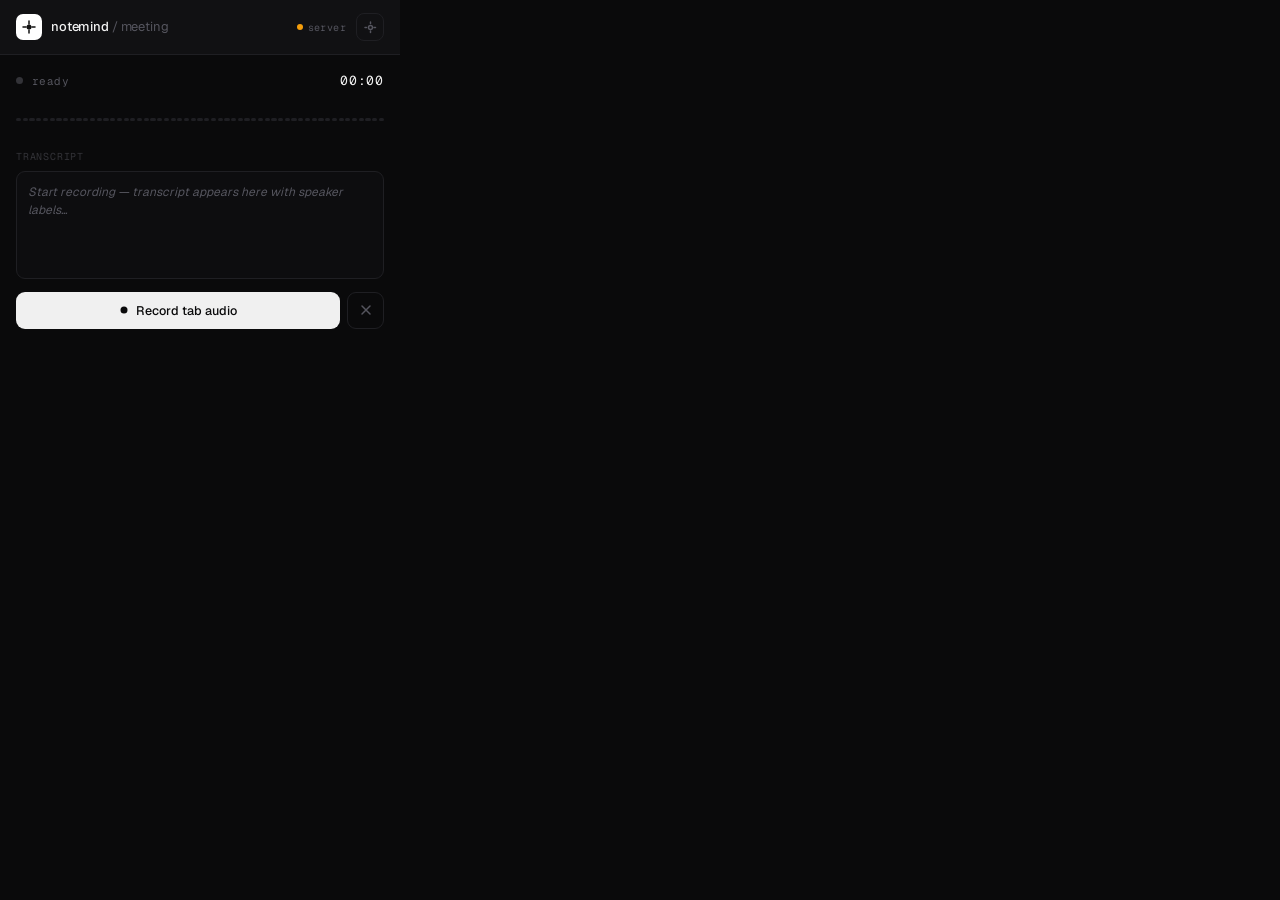
<file: notemind/extension/popup.html>
<!DOCTYPE html>
<html lang="en">
<head>
<meta charset="UTF-8">
<title>NoteMind</title>
<link rel="stylesheet" href="popup.css">
</head>
<body>
<div id="app">

  <div class="hd">
    <div class="brand">
      <div class="brand-mark">
        <svg viewBox="0 0 14 14" fill="none" xmlns="http://www.w3.org/2000/svg">
          <circle cx="7" cy="7" r="2.5" fill="#111"/>
          <line x1="7" y1="1" x2="7" y2="4" stroke="#111" stroke-width="1.5" stroke-linecap="round"/>
          <line x1="7" y1="10" x2="7" y2="13" stroke="#111" stroke-width="1.5" stroke-linecap="round"/>
          <line x1="1" y1="7" x2="4" y2="7" stroke="#111" stroke-width="1.5" stroke-linecap="round"/>
          <line x1="10" y1="7" x2="13" y2="7" stroke="#111" stroke-width="1.5" stroke-linecap="round"/>
        </svg>
      </div>
      <span class="brand-name">notemind <span>/ meeting</span></span>
    </div>
    <div class="hd-r">
      <div class="srv-pill">
        <div class="srv-dot wait" id="srvDot"></div>
        <span id="srvTxt">server</span>
      </div>
      <button class="icon-btn" id="settingsBtn" title="Settings">
        <svg viewBox="0 0 13 13"><circle cx="6.5" cy="6.5" r="2"/><path d="M6.5 1v1.5M6.5 10v1.5M1 6.5h1.5M10 6.5h1.5"/></svg>
      </button>
    </div>
  </div>

  <div class="settings" id="settingsPanel" style="display:none">
    <div class="settings-hd">configuration</div>
    <div class="field">
      <label>Anthropic API key</label>
      <input type="password" id="anthropicKey" placeholder="sk-ant-..." />
    </div>
    <div class="field">
      <label>Whisper model</label>
      <select id="whisperModel">
        <option value="large-v3">large-v3 — 97% accuracy (recommended, 16GB RAM)</option>
        <option value="medium">medium — 94% accuracy (5GB RAM)</option>
        <option value="base">base — 90% accuracy (1GB RAM)</option>
      </select>
    </div>
    <div class="field">
      <label>Speaker names <span style="color:var(--t4)">(optional)</span></label>
      <input type="text" id="speakerNames" placeholder="Alice, Bob, Charlie" />
      <div class="field-hint">Comma-separated — helps AI label speakers</div>
    </div>
    <div class="field">
      <label>Language</label>
      <select id="meetingLang">
        <option value="en">English</option>
        <option value="es">Spanish</option>
        <option value="fr">French</option>
        <option value="de">German</option>
        <option value="zh">Chinese</option>
        <option value="ja">Japanese</option>
        <option value="pt">Portuguese</option>
        <option value="ar">Arabic</option>
      </select>
    </div>
    <button class="save-btn" id="saveBtn">Save settings</button>
    <div class="saved-ok" id="savedOk" style="display:none">Saved</div>
  </div>

  <div id="mainView">
    <div class="body">
      <div class="st-row">
        <div class="st-left">
          <div class="st-dot" id="stDot"></div>
          <span class="st-txt" id="stTxt">ready</span>
        </div>
        <span class="timer" id="timerEl">00:00</span>
      </div>

      <div class="srv-warn" id="srvWarn" style="display:none">
        Server offline — <a id="srvLink" href="#">start server.py first</a>
      </div>

      <div class="wave" id="waveEl"></div>

      <div class="spk-row" id="spkRow" style="display:none"></div>

      <div class="tx-lbl">transcript</div>
      <div class="tx" id="txEl">
        <div class="tx-ph">Start recording — transcript appears here with speaker labels...</div>
      </div>

      <div class="ctrl">
        <button class="btn-rec idle" id="recBtn">
          <svg width="10" height="10" viewBox="0 0 10 10" fill="currentColor"><circle cx="5" cy="5" r="3.5"/></svg>
          <span id="recTxt">Record tab audio</span>
        </button>
        <button class="btn-sq" id="clearBtn" title="Clear">
          <svg viewBox="0 0 12 12"><path d="M2 2l8 8M10 2l-8 8"/></svg>
        </button>
      </div>

      <div class="gen-bar" id="genBar" style="display:none">
        <div class="gen-meta"><strong id="wcLabel">0 words</strong> <span id="spkMeta"></span></div>
        <button class="btn-gen" id="genBtn">
          <svg viewBox="0 0 11 11"><path d="M5.5 1l1 3L9.5 5.5 6.5 6.5 5.5 10 4.5 6.5 1.5 5.5l3-1z"/></svg>
          Generate notes
        </button>
      </div>
    </div>
  </div>

  <div id="notesView" style="display:none">
    <div class="notes-body">
      <div class="nph">
        <button class="npback" id="backBtn">← back</button>
        <span class="npt" id="noteTitle">Meeting notes</span>
        <button class="npexp" id="exportBtn">export</button>
      </div>
      <div class="tabs">
        <div class="tab active" data-tab="t1">summary</div>
        <div class="tab" data-tab="t2">speakers</div>
        <div class="tab" data-tab="t3">actions</div>
      </div>
      <div id="t1"></div>
      <div id="t2" style="display:none"></div>
      <div id="t3" style="display:none"></div>
    </div>
  </div>

</div>
<script src="popup.js"></script>
</body>
</html>
</file>
<file: notemind/extension/popup.css>
@import url('https://fonts.googleapis.com/css2?family=Geist:wght@300;400;500&family=Geist+Mono:wght@300;400&display=swap');
*{box-sizing:border-box;margin:0;padding:0}
:root{
  --bg:#0a0a0b;--s1:#111113;--s2:#0d0d0f;--s3:#161618;
  --bd:#1f1f23;--bd2:#2a2a2e;
  --text:#f0f0f0;--t2:#a0a0a8;--t3:#55555e;--t4:#333338;
  --blue:#5b9cf6;--blue-bg:#0d1520;--blue-bd:#1a2d4a;
  --amber:#f59e0b;--amber-bg:#16100d;--amber-bd:#3a2700;
  --green:#4ade80;--green-bg:#0d1a12;--green-bd:#1a3d25;
  --purple:#a78bfa;--purple-bg:#10091a;--purple-bd:#2a1a4a;
  --red:#f87171;--red-bg:#160508;--red-bd:#2a0c12;
  --teal:#2dd4bf;--teal-bg:#0d1a18;--teal-bd:#1a3d38;
  --font:'Geist',sans-serif;--mono:'Geist Mono',monospace;
}
body{width:400px;background:var(--bg);color:var(--text);font-family:var(--font);font-size:13px;line-height:1.5}
.hd{display:flex;align-items:center;justify-content:space-between;padding:13px 16px;border-bottom:1px solid var(--bd);background:var(--s1)}
.brand{display:flex;align-items:center;gap:9px}
.brand-mark{width:26px;height:26px;background:#fff;border-radius:7px;display:flex;align-items:center;justify-content:center;flex-shrink:0}
.brand-mark svg{width:14px;height:14px}
.brand-name{font-size:13px;font-weight:500;color:var(--text);letter-spacing:-0.01em}
.brand-name span{color:var(--t3);font-weight:400}
.hd-r{display:flex;align-items:center;gap:10px}
.srv-pill{display:flex;align-items:center;gap:5px;font-family:var(--mono);font-size:10px;color:var(--t3);letter-spacing:0.04em}
.srv-dot{width:6px;height:6px;border-radius:50%;background:var(--t4);transition:background 0.3s}
.srv-dot.on{background:var(--green)}.srv-dot.off{background:var(--red)}.srv-dot.wait{background:var(--amber);animation:blink 1s ease infinite}
@keyframes blink{0%,100%{opacity:1}50%{opacity:0.3}}
.icon-btn{width:28px;height:28px;border:1px solid var(--bd);border-radius:8px;background:none;cursor:pointer;display:flex;align-items:center;justify-content:center;transition:background 0.15s,border-color 0.15s}
.icon-btn:hover{background:var(--s3);border-color:var(--bd2)}
.icon-btn svg{width:13px;height:13px;stroke:var(--t3);fill:none;stroke-width:1.5;stroke-linecap:round}
.settings{padding:16px;border-bottom:1px solid var(--bd);background:var(--s1)}
.settings-hd{font-size:10px;font-family:var(--mono);letter-spacing:0.08em;text-transform:uppercase;color:var(--t3);margin-bottom:14px}
.field{margin-bottom:11px}
.field label{display:block;font-size:11px;color:var(--t3);margin-bottom:5px;letter-spacing:0.02em}
.field input,.field select{width:100%;padding:8px 10px;background:var(--s2);border:1px solid var(--bd);border-radius:7px;color:var(--text);font-family:var(--font);font-size:12px;outline:none;transition:border-color 0.15s}
.field input:focus,.field select:focus{border-color:var(--bd2)}
.field select{appearance:none;cursor:pointer}
.field-hint{font-size:11px;color:var(--t4);margin-top:4px;font-family:var(--mono)}
.save-btn{width:100%;padding:9px;margin-top:4px;background:var(--text);color:var(--bg);border:none;border-radius:8px;font-family:var(--font);font-size:12.5px;font-weight:500;cursor:pointer;transition:background 0.15s}
.save-btn:hover{background:#d8d8d8}
.saved-ok{text-align:center;font-size:11px;color:var(--green);font-family:var(--mono);margin-top:8px}
.body{padding:16px}
.st-row{display:flex;align-items:center;justify-content:space-between;margin-bottom:14px}
.st-left{display:flex;align-items:center;gap:9px}
.st-dot{width:7px;height:7px;border-radius:50%;background:var(--t4);transition:all 0.3s}
.st-dot.live{background:var(--red);animation:rp 1.3s ease infinite}
.st-dot.done{background:var(--green)}
@keyframes rp{0%,100%{opacity:1}50%{opacity:0.3}}
.st-txt{font-size:11px;color:var(--t3);font-family:var(--mono);letter-spacing:0.04em}
.timer{font-family:var(--mono);font-size:13px;color:var(--text);letter-spacing:0.06em}
.srv-warn{background:#120d00;border:1px solid #2a2000;color:var(--amber);font-size:11.5px;padding:8px 11px;border-radius:8px;margin-bottom:13px;line-height:1.5}
.srv-warn a{color:var(--amber);text-decoration:underline;cursor:pointer}
.wave{height:30px;display:flex;align-items:center;gap:1.5px;margin-bottom:14px;overflow:hidden}
.wb{width:3px;border-radius:2px;background:var(--bd);transition:height 0.07s ease}
.wb.on{background:var(--text)}
.spk-row{display:flex;flex-wrap:wrap;gap:5px;margin-bottom:13px}
.spk-pill{font-size:10px;font-family:var(--mono);padding:2px 8px;border-radius:20px;letter-spacing:0.03em}
.sp0{background:var(--blue-bg);color:var(--blue);border:1px solid var(--blue-bd)}
.sp1{background:var(--amber-bg);color:var(--amber);border:1px solid var(--amber-bd)}
.sp2{background:var(--green-bg);color:var(--green);border:1px solid var(--green-bd)}
.sp3{background:var(--purple-bg);color:var(--purple);border:1px solid var(--purple-bd)}
.sp4{background:var(--teal-bg);color:var(--teal);border:1px solid var(--teal-bd)}
.sp5{background:#1a100d;color:#fb923c;border:1px solid #3a1a00}
.tx-lbl{font-size:10px;color:var(--t4);font-family:var(--mono);letter-spacing:0.08em;text-transform:uppercase;margin-bottom:7px}
.tx{background:var(--s2);border:1px solid var(--bd);border-radius:9px;padding:11px;min-height:108px;max-height:160px;overflow-y:auto}
.tx-ph{color:var(--t3);font-size:12px;font-style:italic}
.tl{margin-bottom:3px;line-height:1.75}
.tsp{font-family:var(--mono);font-size:9.5px;padding:1px 6px;border-radius:3px;margin-right:6px;display:inline-block}
.tsp.s0{background:var(--blue-bg);color:var(--blue)}
.tsp.s1{background:var(--amber-bg);color:var(--amber)}
.tsp.s2{background:var(--green-bg);color:var(--green)}
.tsp.s3{background:var(--purple-bg);color:var(--purple)}
.tsp.s4{background:var(--teal-bg);color:var(--teal)}
.tsp.s5{background:#1a100d;color:#fb923c}
.tt{color:#c0c0c0;font-size:12.5px}
.ti{color:var(--t3);font-size:12px;font-style:italic}
.ctrl{display:flex;gap:7px;margin-top:13px}
.btn-rec{flex:1;display:flex;align-items:center;justify-content:center;gap:7px;padding:9px 14px;border-radius:9px;border:none;font-family:var(--font);font-size:12.5px;font-weight:500;cursor:pointer;transition:all 0.15s}
.btn-rec.idle{background:var(--text);color:var(--bg)}
.btn-rec.idle:hover{background:#d8d8d8}
.btn-rec.live{background:var(--red-bg);color:var(--red);border:1px solid var(--red-bd)}
.btn-rec.live:hover{background:#200a10}
.btn-sq{width:37px;height:37px;border-radius:9px;background:none;border:1px solid var(--bd);color:var(--t3);cursor:pointer;display:flex;align-items:center;justify-content:center;transition:all 0.15s;flex-shrink:0}
.btn-sq:hover{border-color:var(--bd2);color:var(--t2)}
.btn-sq svg{width:12px;height:12px;stroke:currentColor;fill:none;stroke-width:1.5;stroke-linecap:round}
.gen-bar{display:flex;align-items:center;justify-content:space-between;gap:10px;margin-top:11px;padding:9px 12px;background:var(--s2);border:1px solid var(--bd);border-radius:9px}
.gen-meta{font-size:11px;color:var(--t3)}
.gen-meta strong{color:var(--t2);font-weight:500}
.btn-gen{display:flex;align-items:center;gap:6px;white-space:nowrap;padding:7px 13px;background:var(--text);color:var(--bg);border:none;border-radius:7px;font-family:var(--font);font-size:11.5px;font-weight:500;cursor:pointer;transition:background 0.15s}
.btn-gen:hover{background:#d8d8d8}
.btn-gen:disabled{opacity:0.35;cursor:not-allowed}
.btn-gen svg{width:11px;height:11px;stroke:currentColor;fill:none;stroke-width:1.5;stroke-linecap:round}
.notes-body{padding:16px}
.nph{display:flex;align-items:center;justify-content:space-between;margin-bottom:13px}
.npback{background:none;border:none;font-family:var(--mono);font-size:10px;color:var(--t3);cursor:pointer;letter-spacing:0.04em;transition:color 0.15s}
.npback:hover{color:var(--t2)}
.npt{font-size:13px;font-weight:500;color:var(--text);letter-spacing:-0.01em}
.npexp{background:none;border:1px solid var(--bd);color:var(--t3);padding:4px 10px;border-radius:6px;font-size:10px;font-family:var(--mono);cursor:pointer;transition:all 0.15s;letter-spacing:0.03em}
.npexp:hover{border-color:var(--bd2);color:var(--t2)}
.tabs{display:flex;border-bottom:1px solid var(--bd);margin-bottom:14px}
.tab{flex:1;padding:7px;text-align:center;font-size:10.5px;font-family:var(--mono);color:var(--t3);cursor:pointer;border-bottom:1.5px solid transparent;transition:all 0.15s;letter-spacing:0.03em}
.tab.active{color:var(--text);border-bottom-color:var(--text)}
.tab:hover{color:var(--t2)}
.n-tags{display:flex;flex-wrap:wrap;gap:5px;margin-bottom:13px}
.ntag{font-size:10px;font-family:var(--mono);padding:2px 8px;border-radius:20px;background:var(--s2);border:1px solid var(--bd);color:var(--t3);letter-spacing:0.03em}
.ntag.pos{color:var(--green);background:var(--green-bg);border-color:var(--green-bd)}
.ntag.neg{color:var(--red);background:var(--red-bg);border-color:var(--red-bd)}
.nsec{margin-bottom:14px}
.nsl{display:flex;align-items:center;gap:7px;font-size:9px;font-family:var(--mono);color:var(--t3);letter-spacing:0.1em;text-transform:uppercase;margin-bottom:8px}
.nsl::after{content:'';flex:1;height:1px;background:var(--bd)}
.nsumm{font-size:12.5px;line-height:1.85;color:var(--t2)}
.nlist{list-style:none;display:flex;flex-direction:column;gap:5px}
.nlist li{display:flex;align-items:flex-start;gap:7px;font-size:12px;color:var(--t2);line-height:1.65}
.nlist li::before{content:'';width:4px;height:4px;border-radius:50%;background:var(--bd2);margin-top:8px;flex-shrink:0}
.atag{font-size:9px;font-family:var(--mono);background:var(--green-bg);color:var(--green);padding:1px 6px;border-radius:3px;flex-shrink:0;margin-top:3px;border:1px solid var(--green-bd)}
.dtag{font-size:9px;font-family:var(--mono);background:var(--purple-bg);color:var(--purple);padding:1px 6px;border-radius:3px;flex-shrink:0;margin-top:3px;border:1px solid var(--purple-bd)}
.spk-cards{display:flex;flex-direction:column;gap:7px}
.spk-card{background:var(--s2);border:1px solid var(--bd);border-radius:8px;padding:9px 11px}
.spk-card-name{font-size:9.5px;font-family:var(--mono);display:inline-block;padding:1px 7px;border-radius:3px;margin-bottom:5px}
.spk-card-text{font-size:11.5px;color:var(--t3);line-height:1.65}
.nfooter{margin-top:12px;padding-top:10px;border-top:1px solid var(--bd);font-size:10px;font-family:var(--mono);color:var(--t4);letter-spacing:0.03em}
.loading-row{display:flex;align-items:center;gap:9px;padding:18px 0;color:var(--t3);font-size:11.5px;font-family:var(--mono)}
.ld{width:5px;height:5px;border-radius:50%;background:var(--text);animation:ldp 1.1s ease infinite}
.ld:nth-child(2){animation-delay:0.17s}.ld:nth-child(3){animation-delay:0.34s}
@keyframes ldp{0%,100%{opacity:0.2;transform:scale(0.8)}50%{opacity:1;transform:scale(1.2)}}
::-webkit-scrollbar{width:3px}::-webkit-scrollbar-track{background:transparent}::-webkit-scrollbar-thumb{background:var(--bd);border-radius:2px}
</file>
